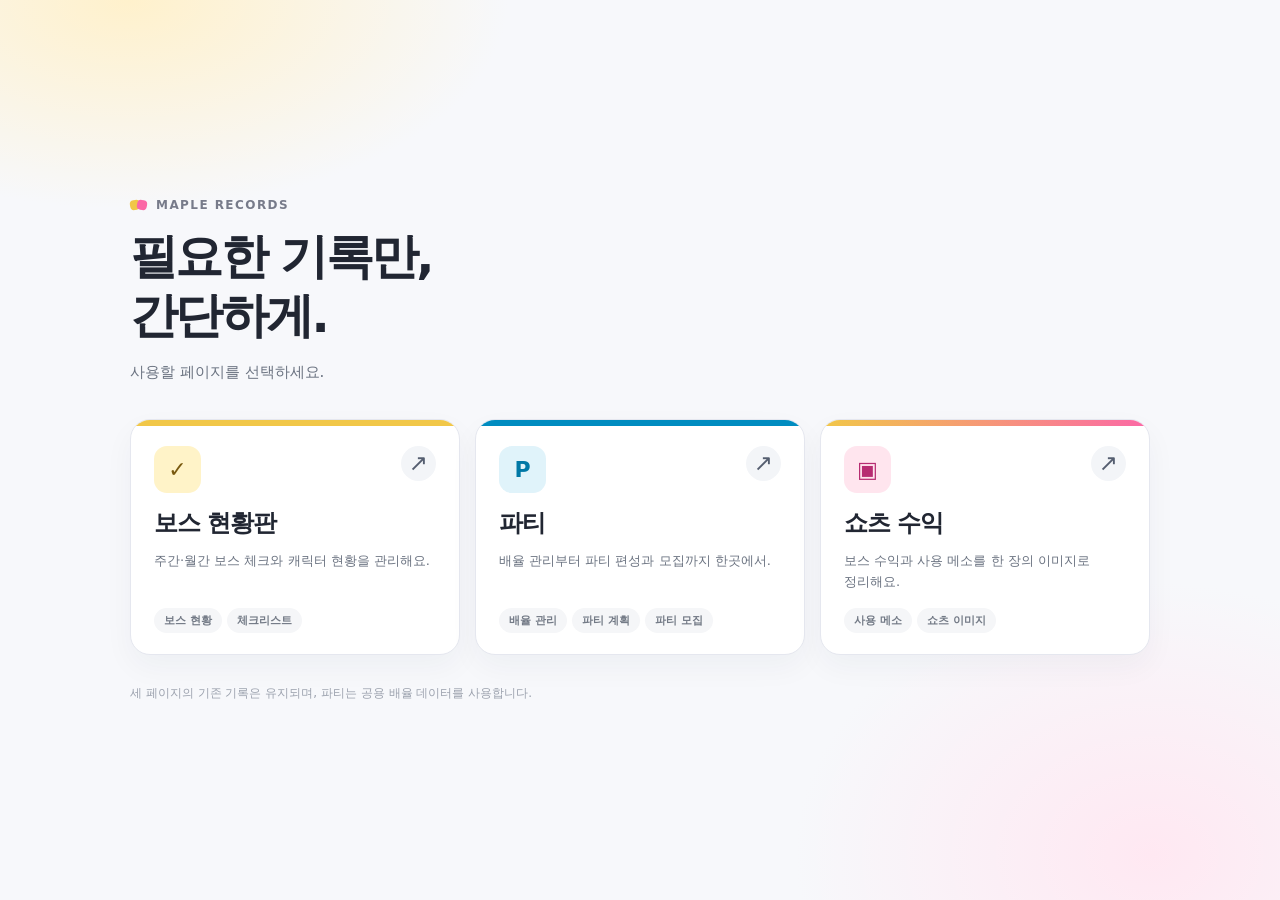
<file: maple-weekly/index.html>
<!doctype html>
<html lang="ko">
<head>
  <meta charset="utf-8">
  <meta name="viewport" content="width=device-width,initial-scale=1,viewport-fit=cover">
  <meta name="theme-color" content="#f7f8fb">
  <title>메이플 기록 | 보스 현황판 · 파티 · 쇼츠</title>
  <meta name="description" content="보스 현황판, 파티, 쇼츠 수익 기록으로 바로 이동하세요.">
  <meta property="og:type" content="website">
  <meta property="og:title" content="메이플 기록">
  <meta property="og:description" content="보스 현황판 · 파티 · 쇼츠 수익 기록">
  <meta property="og:url" content="https://noonoo-prog.github.io/0429/">
  <style>
    :root{font-family:"Apple SD Gothic Neo",Pretendard,"Malgun Gothic",system-ui,-apple-system,sans-serif;color-scheme:light;--ink:#212632;--muted:#6b7381;--line:#e5e7ef;--corn:#f1c748;--pink:#fb68a6}
    *{box-sizing:border-box}
    body{margin:0;min-height:100svh;background:radial-gradient(ellipse 400px 220px at 10% 0%,#fff1cc 0%,transparent 95%),radial-gradient(ellipse 420px 320px at 90% 95%,#ffe8f2 0%,transparent 85%),#f7f8fb;color:var(--ink)}
    .page{width:min(1020px,calc(100% - 36px));min-height:100svh;margin:0 auto;display:flex;flex-direction:column;justify-content:center;padding:66px 0}
    .eyebrow{display:flex;align-items:center;gap:9px;margin:0 0 15px;color:#777b8a;font-weight:800;font-size:12px;letter-spacing:.12em}
    .dot{width:10px;height:10px;border-radius:4px;background:var(--corn);transform:rotate(-10deg)}
    .dot.pink{background:var(--pink);transform:rotate(10deg);margin-left:-12px}
    h1{margin:0;font-size:clamp(31px,5.4vw,48px);font-weight:900;letter-spacing:-.055em;line-height:1.23}
    .subtitle{font-size:15px;line-height:1.8;color:var(--muted);margin:14px 0 33px}
    .links{display:grid;grid-template-columns:repeat(3,minmax(0,1fr));gap:15px}
    .card{min-width:0;min-height:226px;display:flex;flex-direction:column;position:relative;gap:15px;padding:26px 23px 21px;border-radius:20px;border:1px solid var(--line);background:#fff;box-shadow:0 12px 30px rgba(34,42,69,.045);color:inherit;text-decoration:none;transition:transform .18s ease,border-color .18s ease,box-shadow .18s ease;overflow:hidden}
    .card:before{content:"";position:absolute;left:0;top:0;width:100%;height:6px;background:var(--corn)}
    .card.shorts:before{background:linear-gradient(90deg,var(--corn),var(--pink))}
    .card.party:before{background:#008cc0}
    .card:hover,.card:focus-visible{transform:translateY(-3px);border-color:#bfc7d4;box-shadow:0 19px 36px rgba(34,42,69,.1);outline:none}
    .card:focus-visible{outline:3px solid #6f95ff;outline-offset:4px}
    .card-top{display:flex;justify-content:space-between;align-items:start}
    .card-icon{width:47px;height:47px;display:grid;place-items:center;border-radius:13px;background:#fff3c8;color:#79590f;font-size:22px;font-weight:900;line-height:1}
    .shorts .card-icon{background:#ffe5ee;color:#b72c71}
    .party .card-icon{background:#e0f3fa;color:#0078a6}
    .arrow{display:grid;place-items:center;border-radius:50%;width:35px;height:35px;color:#555e70;background:#f3f5f8;font-size:23px;line-height:1}
    .card h2{font-size:24px;line-height:1.2;letter-spacing:-.045em;font-weight:900;margin:1px 0 0}
    .card p{font-size:13px;line-height:1.65;color:var(--muted);margin:-3px 0 0;word-break:keep-all}
    .tags{margin-top:auto;display:flex;flex-wrap:wrap;gap:5px}
    .tags span{border-radius:100px;padding:5px 10px;background:#f5f6f8;color:#737a86;font-size:11px;font-weight:750}
    footer{margin-top:30px;color:#9ca2ae;font-size:12px}
    @media(max-width:900px){.card{padding:22px 17px}.card h2{font-size:22px}}@media(max-width:600px){.page{justify-content:flex-start;padding-top:clamp(54px,13vh,125px)}.links{grid-template-columns:1fr;gap:12px}.card{min-height:172px;padding:22px}.card h2{font-size:22px}.card p{font-size:12px}.subtitle{margin-bottom:25px}}
    @media(prefers-reduced-motion:reduce){.card{transition:none}.card:hover,.card:focus-visible{transform:none}}
  </style>
</head>
<body>
  <main class="page">
    <div>
      <p class="eyebrow"><span class="dot"></span><span class="dot pink"></span>MAPLE RECORDS</p>
      <h1>필요한 기록만,<br>간단하게.</h1>
      <p class="subtitle">사용할 페이지를 선택하세요.</p>
    </div>
    <nav class="links" aria-label="메이플 기록 메뉴">
      <a class="card" href="./boss/">
        <div class="card-top"><div class="card-icon" aria-hidden="true">✓</div><span class="arrow" aria-hidden="true">↗</span></div>
        <h2>보스 현황판</h2>
        <p>주간·월간 보스 체크와 캐릭터 현황을 관리해요.</p>
        <div class="tags"><span>보스 현황</span><span>체크리스트</span></div>
      </a>
      <a class="card party" href="./party/">
        <div class="card-top"><div class="card-icon" aria-hidden="true">P</div><span class="arrow" aria-hidden="true">↗</span></div>
        <h2>파티</h2>
        <p>배율 관리부터 파티 편성과 모집까지 한곳에서.</p>
        <div class="tags"><span>배율 관리</span><span>파티 계획</span><span>파티 모집</span></div>
      </a>
      <a class="card shorts" href="./shorts/">
        <div class="card-top"><div class="card-icon" aria-hidden="true">▣</div><span class="arrow" aria-hidden="true">↗</span></div>
        <h2>쇼츠 수익</h2>
        <p>보스 수익과 사용 메소를 한 장의 이미지로 정리해요.</p>
        <div class="tags"><span>사용 메소</span><span>쇼츠 이미지</span></div>
      </a>
    </nav>
    <footer>세 페이지의 기존 기록은 유지되며, 파티는 공용 배율 데이터를 사용합니다.</footer>
  </main>
</body>
</html>
</file>
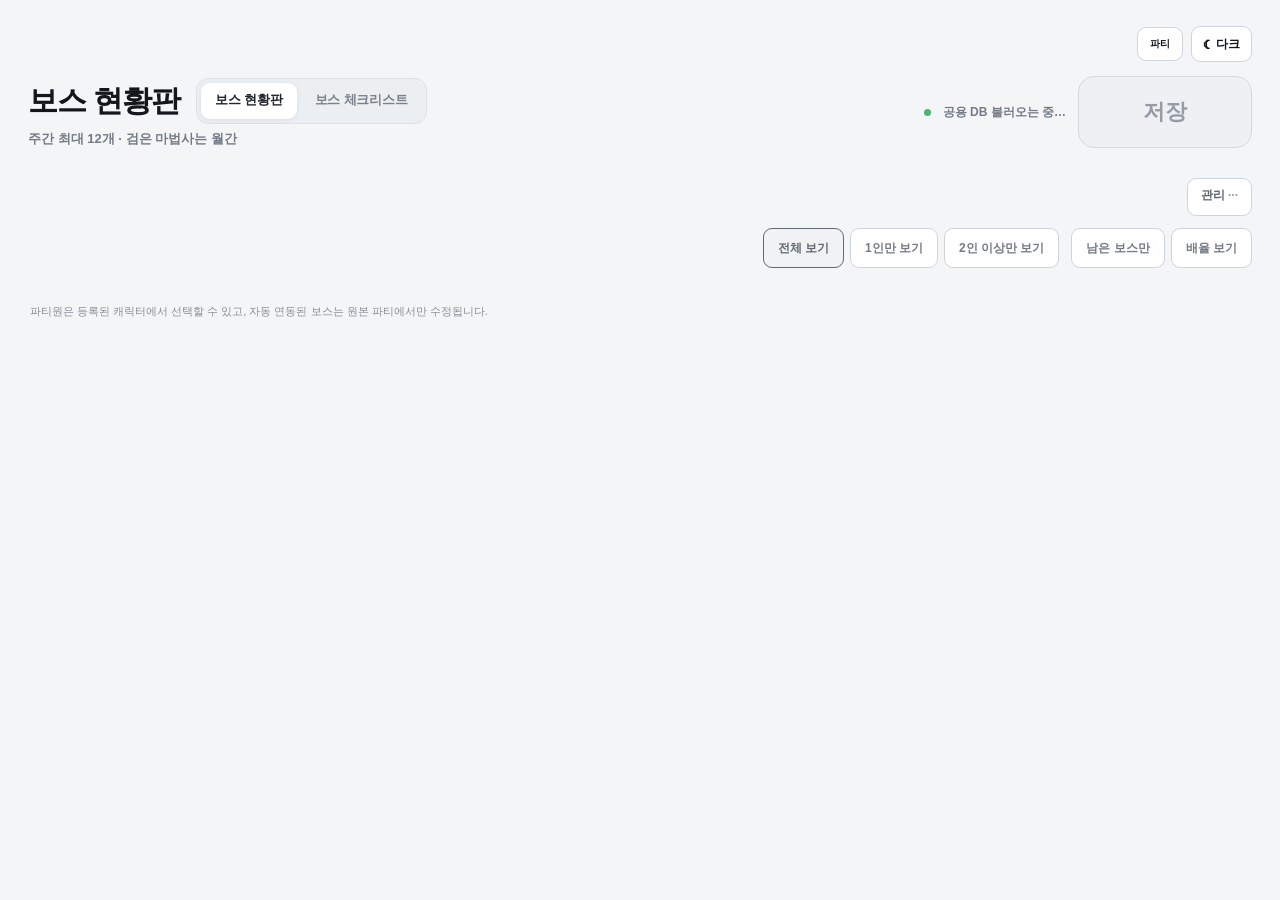
<file: maple-weekly/boss/index.html>
<!doctype html>
<html lang="ko">
<head>
<meta charset="utf-8">
<meta name="viewport" content="width=device-width,initial-scale=1,maximum-scale=1,viewport-fit=cover">
<meta name="theme-color" content="#f4f5f7">
<script>
(function(){
  try{
    if(localStorage.getItem("boss-board-theme-v1")==="dark"){
      document.documentElement.setAttribute("data-theme","dark");
      var themeMeta=document.querySelector('meta[name="theme-color"]');
      if(themeMeta)themeMeta.setAttribute("content","#22272e");
    }
  }catch(e){}
})();
</script>
<meta name="apple-mobile-web-app-capable" content="yes">
<meta name="format-detection" content="telephone=no">
<title>보스 현황판</title>
<link rel="icon" type="image/png" sizes="16x16" href="./favicon-16.png?v=bear-20260927">
<link rel="icon" type="image/png" sizes="32x32" href="./favicon-32.png?v=bear-20260927">
<link rel="icon" type="image/png" sizes="48x48" href="./favicon-48.png?v=bear-20260927">
<link rel="icon" type="image/png" sizes="192x192" href="./favicon-192.png?v=bear-20260927">
<link rel="apple-touch-icon" sizes="180x180" href="./favicon-180.png?v=bear-20260927">
<link rel="stylesheet" href="./style.css?v=board-rates-v1">
<style>
@media (max-width:959px) and (min-width:761px), (max-width:959px) and (pointer:fine) {
  .desktop-board:not([hidden]) {display:block}
  #mobileBoard {display:none}
  #desktopBoard, #desktopBoard .character-columns {width:100%;max-width:100%;min-width:0}
  #desktopBoard .character-columns {display:grid;grid-template-columns:repeat(6,minmax(0,1fr));grid-auto-flow:row;gap:12px 4px}
  #desktopBoard .character-column, #desktopBoard .add-character-column {width:auto;min-width:0;max-width:100%}
  #desktopBoard .character-column-head, #desktopBoard .compact-boss-card {padding:4px;min-width:0}
  #desktopBoard .character-title-row {display:flex;flex-wrap:wrap;gap:2px}
  #desktopBoard .column-player-name {flex:1 0 100%;width:100%;font-size:12px}
  #desktopBoard .drag-dots[aria-hidden], #desktopBoard .column-remove:disabled {display:none}
  #desktopBoard .compact-main {display:flex;flex-direction:column;align-items:flex-start;gap:2px;min-width:0}
  #desktopBoard .compact-name-wrap, #desktopBoard .compact-title-line {width:100%;min-width:0;flex-wrap:wrap}
  #desktopBoard .compact-boss-name {white-space:normal;overflow-wrap:anywhere}
  #desktopBoard .compact-income-slot {align-self:flex-end}
  #desktopBoard .compact-party-members {padding-left:0;flex-wrap:wrap}
  #desktopBoard .compact-member, #desktopBoard .compact-difficulty {min-width:0;max-width:100%}
}
</style>
</head>
<body>
<div class="app-shell">
  <div class="workspace-actions" aria-label="페이지 이동 및 화면 설정"><a class="workspace-nav-link" href="../party/">파티</a><button class="theme-toggle workspace-theme" id="themeToggle" type="button" aria-label="다크모드 켜기" title="화면 테마 변경"><span class="theme-toggle-icon" aria-hidden="true">☾</span><span class="theme-toggle-text">다크</span></button></div>
  <header class="app-header">
    <div class="brand-row">
      <div class="brand">
        <div class="brand-mainline">
          <h1 id="pageTitle">보스 현황판</h1>
          <div class="page-switch" role="tablist" aria-label="화면 선택">
            <button class="page-switch-btn active" id="boardViewBtn" type="button" data-page-view="board">보스 현황판</button>
            <button class="page-switch-btn" id="checklistViewBtn" type="button" data-page-view="checklist">보스 체크리스트</button>
          </div>
        </div>
        <p id="pageSub">주간 최대 12개 · 검은 마법사는 월간</p>
      </div>
      <div class="save save-controls" aria-live="polite">
        <span></span>
        <b id="saveText">공용 DB 연결 중…</b>
        <button class="save-board-btn" id="saveBoardBtn" type="button" disabled>저장</button>
      </div>
    </div>

    <nav class="ownerbar" aria-label="주인 선택">
      <div class="owner-scroll"><div class="owners" id="ownerTabs"></div></div>
    </nav>

    <div class="context-row">
      <div class="board-title" id="boardTitle"></div>
      <details class="manage-menu">
        <summary>관리</summary>
        <div class="manage-popover">
          <div class="manage-grid">
            <button class="btn primary" id="unlockOwner">수정 잠금 해제</button>
            <button class="btn admin-edit span-2" id="adminUnlock">관리자 전체 수정</button>
            <button class="btn" id="addPlayer">+ 캐릭터</button>
            <button class="btn" id="addOwner">+ 주인</button>
            <button class="btn" id="renameOwner">이름 수정</button>
            <button class="btn" id="changePinOwner">비밀번호 변경</button>
            <button class="btn" id="shareBtn">주소 복사</button>
            <button class="btn" id="reloadBtn">새로고침</button>
            <button class="btn danger-lite span-2" id="removeOwner">현재 주인 삭제</button>
          </div>
        </div>
      </details>
    </div>

    <div class="party-filter-row" id="partyFilterRow" role="group" aria-label="보스 표시 설정">
      <button class="party-filter-btn active" type="button" data-party-filter="all" aria-pressed="true">전체 보기</button>
      <button class="party-filter-btn" type="button" data-party-filter="solo" aria-pressed="false">1인만 보기</button>
      <button class="party-filter-btn" type="button" data-party-filter="multi" aria-pressed="false">2인 이상만 보기</button>
      <button class="party-filter-btn remaining-filter" id="remainingBossFilter" type="button" aria-pressed="false">남은 보스만</button>
      <button class="party-filter-btn" id="boardRateToggle" type="button" aria-pressed="false">배율 보기</button>
    </div>
  </header>

  <main class="content">
    <section class="desktop-board" aria-label="PC 보스 현황">
      <div id="desktopBoard" class="desktop-grid-scroll"></div>
    </section>

    <section class="mobile-board" id="mobileBoard" aria-label="모바일 보스 현황">
      <div class="mobile-loading">보스판을 불러오는 중…</div>
    </section>

    <p class="hint" id="boardHint">
      파티원은 등록된 캐릭터에서 선택할 수 있고, 자동 연동된 보스는 원본 파티에서만 수정됩니다.
    </p>

    <section class="checklist-panel" id="checklistPanel" hidden aria-label="주간 보스 체크리스트">
      <div class="checklist-loading">체크리스트를 불러오는 중…</div>
    </section>

  </main>
</div>

<div class="party-picker-backdrop" id="partyPicker" hidden>
  <section class="party-picker-sheet" role="dialog" aria-modal="true" aria-labelledby="partyPickerTitle">
    <header class="picker-head">
      <div>
        <strong id="partyPickerTitle">파티원 선택</strong>
        <p id="partyPickerSub"></p>
      </div>
      <button class="picker-close" id="partyPickerClose" aria-label="닫기">×</button>
    </header>
    <div class="picker-search-wrap">
      <input id="partyPickerSearch" class="picker-search" type="search" placeholder="캐릭터 검색" autocomplete="off">
    </div>
    <div class="picker-content" id="partyPickerContent"></div>
    <footer class="picker-footer">
      <button class="btn" id="partyPickerManual">직접 입력</button>
      <button class="btn danger-lite" id="partyPickerClear">선택 지우기</button>
    </footer>
  </section>
</div>

<div class="toast" id="toast"></div>
<noscript><div style="padding:24px;font-family:sans-serif">JavaScript를 켜야 보스 현황판을 사용할 수 있어요.</div></noscript>
<script defer src="./app.js?v=weekly-date-move"></script>
</body>
</html>
</file>
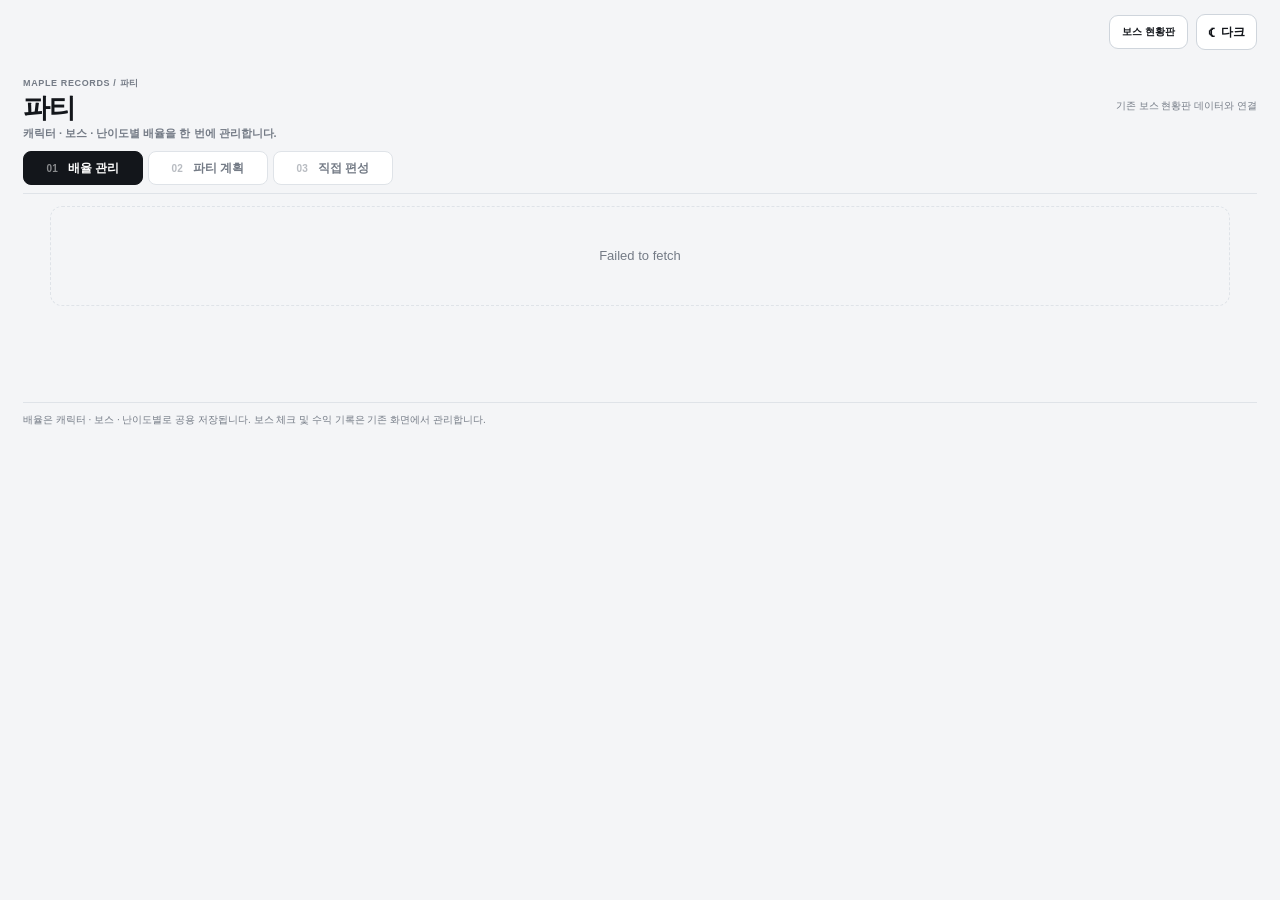
<file: maple-weekly/party/index.html>
<!doctype html>
<html lang="ko">
<head>
<meta charset="utf-8">
<meta name="viewport" content="width=device-width,initial-scale=1,viewport-fit=cover">
<meta name="theme-color" content="#f4f5f7">
<title>파티 | 메이플 기록</title>
<meta name="description" content="배율 관리, 파티 계획, 캐릭터 배율을 보며 파티를 직접 편성하고 저장합니다.">
<script>
(function(){try{if(localStorage.getItem("boss-board-theme-v1")==="dark")document.documentElement.setAttribute("data-theme","dark")}catch(e){}})();
</script>
<link rel="stylesheet" href="../boss/style.css?v=workspace-nav-v2-20261106">
<link rel="stylesheet" href="../boss/party-boss.css?v=rate-by-difficulty-v3-20261105">
<link rel="stylesheet" href="../boss/party-recruit.css?v=owner-pastel-v5-20261106">
<link rel="stylesheet" href="./style.css?v=workspace-nav-v2-20261106">
</head>
<body>
<div class="party-app">
  <header class="party-header">
    <div class="workspace-actions" aria-label="페이지 이동 및 화면 설정">
      <a class="workspace-nav-link" href="../boss/">보스 현황판</a>
      <button class="theme-toggle workspace-theme" id="partyThemeToggle" type="button" aria-label="다크모드 켜기" title="화면 테마 변경"><span class="theme-toggle-icon" aria-hidden="true">☾</span><span class="theme-toggle-text">다크</span></button>
    </div>
    <div class="party-intro">
      <div>
        <span class="party-eyebrow">MAPLE RECORDS / 파티</span>
        <h1>파티</h1>
        <p id="partyDescription">배율 관리 · 파티 계획 · 직접 편성</p>
      </div>
      <span class="party-live-note">기존 보스 현황판 데이터와 연결</span>
    </div>
    <nav class="party-tabs" aria-label="파티 메뉴">
      <button type="button" class="party-tab active" data-party-tab="rates" aria-selected="true">
        <span>01</span> 배율 관리
      </button>
      <button type="button" class="party-tab" data-party-tab="plan" aria-selected="false">
        <span>02</span> 파티 계획
      </button>
      <button type="button" class="party-tab" data-party-tab="recruit" aria-selected="false">
        <span>03</span> 직접 편성
      </button>
    </nav>
  </header>
  <main class="party-main">
    <section id="rateManagerPanel" class="party-panel rate-manager" aria-label="배율 관리">
      <div class="rate-loading">배율과 캐릭터 정보를 불러오는 중…</div>
    </section>
    <section class="party-boss-panel party-panel" id="partyBossPanel" aria-label="파티보스 계획" hidden>
      <div class="party-boss-empty">파티 계획 정보를 불러오는 중…</div>
    </section>
    <section class="recruit-panel party-panel" id="routePanel" aria-label="직접 파티 편성" hidden>
      <div class="recruit-loading">모집 정보를 불러오는 중…</div>
    </section>
  </main>
  <footer class="party-footer">배율은 캐릭터 · 보스 · 난이도별로 공용 저장됩니다. 보스 체크 및 수익 기록은 기존 화면에서 관리합니다.</footer>
</div>
<div class="toast" id="toast" role="status" aria-live="polite"></div>
<noscript><div class="rate-loading">JavaScript를 켜면 파티를 관리할 수 있습니다.</div></noscript>
<script defer src="../boss/party-boss.js?v=party-potluck-v1-20261106"></script>
<script defer src="../boss/party-recruit.js?v=owner-pastel-v5-20261106"></script>
<script defer src="./app.js?v=theme-unified-v1-20261106"></script>
</body>
</html>
</file>
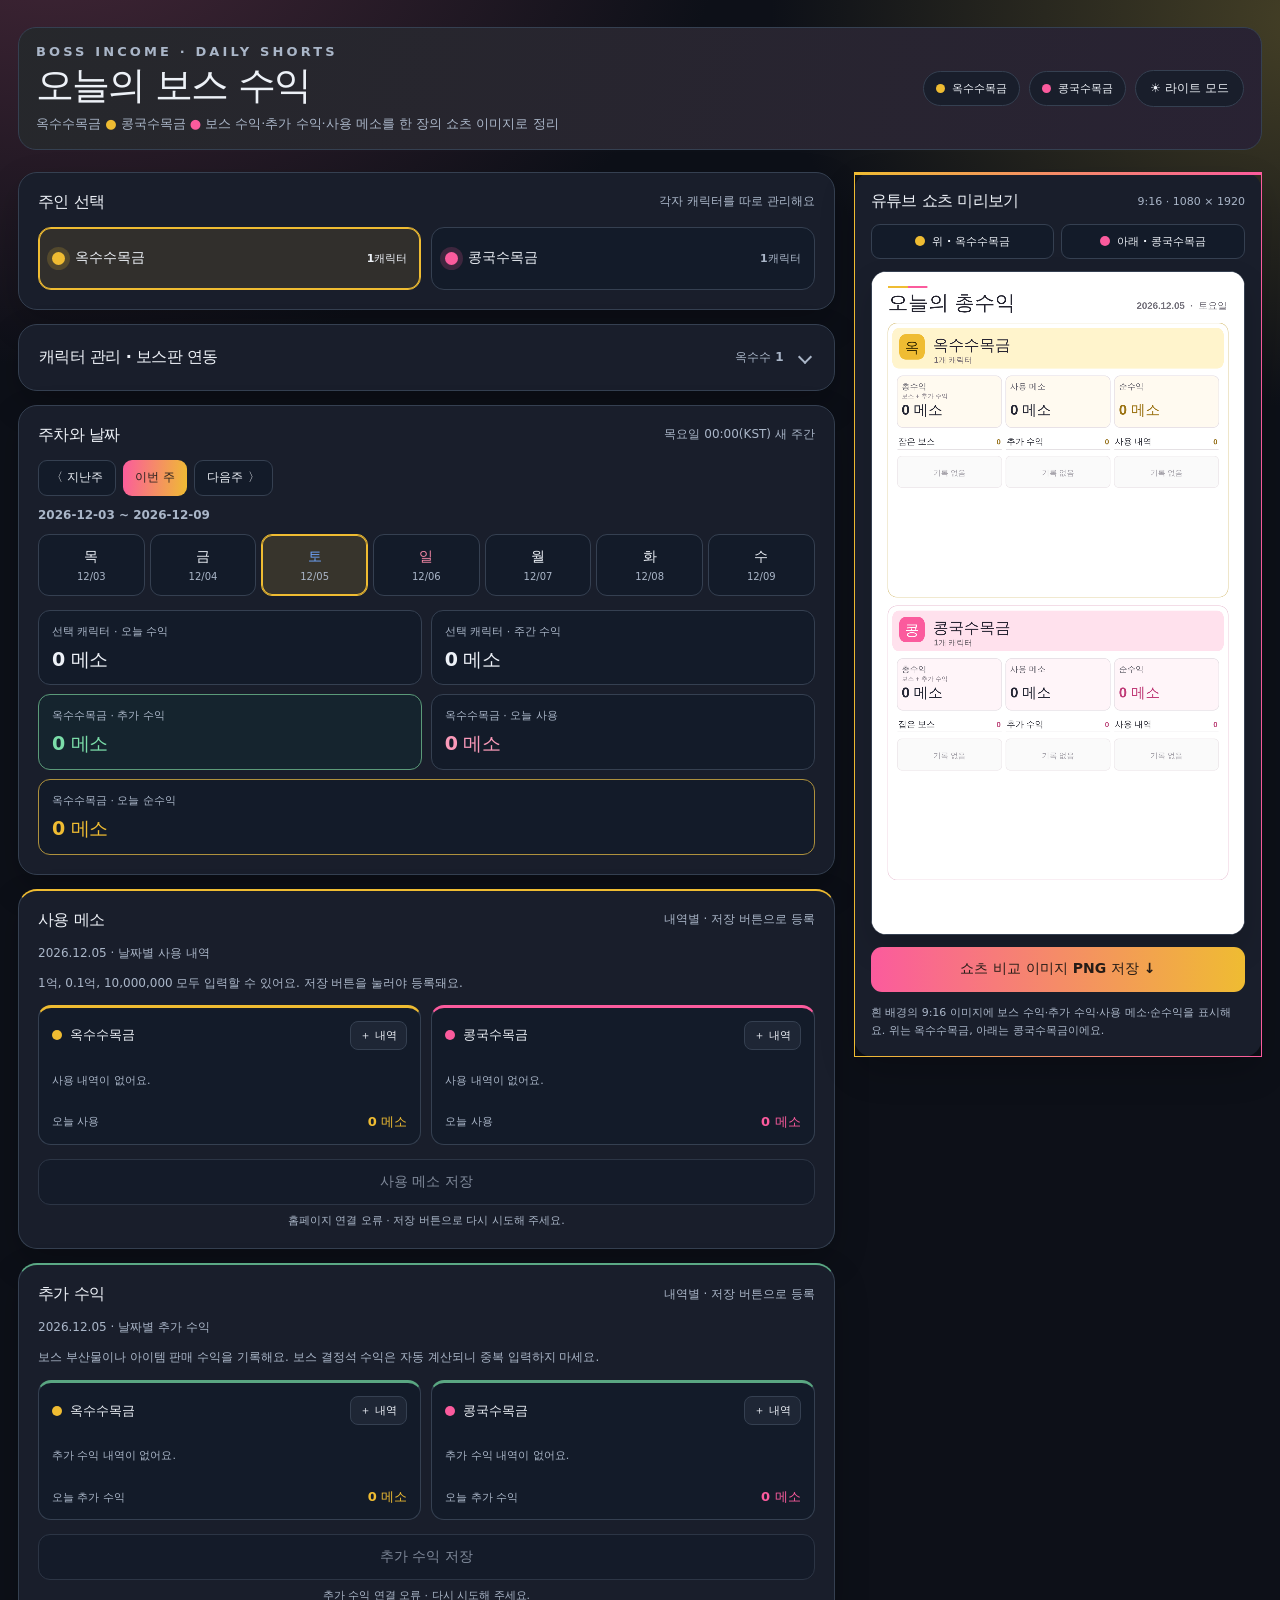
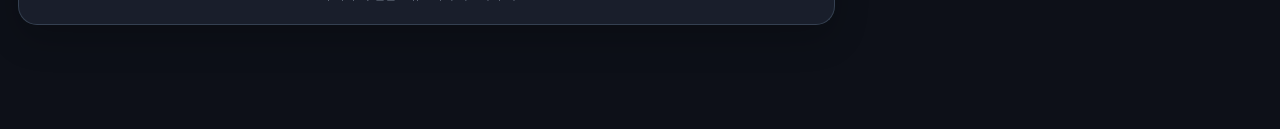
<file: maple-weekly/shorts/index.html>
<!doctype html>
<html lang="ko">
<head>
<meta charset="utf-8">
<meta name="viewport" content="width=device-width,initial-scale=1,viewport-fit=cover">
<meta name="theme-color" content="#141822">
<title>옥수수목금 × 콩국수목금 | 쇼츠 보스 수익</title>
<meta name="description" content="옥수수목금과 콩국수목금의 보스 수익, 사용 메소, 순수익을 위아래 한 장에 담은 쇼츠 이미지. 기존 보스판 체크와 연결됩니다.">
<meta property="og:title" content="옥수수목금 × 콩국수목금 · 보스 수익">
<meta property="og:description" content="옥수수목금 위 · 콩국수목금 아래, 보스 수익과 사용 메소를 한 장에 정리">
<meta property="og:type" content="website">
<meta property="og:url" content="https://noonoo-prog.github.io/0429/shorts/">
<link rel="stylesheet" href="./style-v2.css?v=20260928-collapsible-v8">
</head>
<body>
<main class="shell">
 <header class="top">
  <div class="top-center">
   <p class="top-label">BOSS INCOME · DAILY SHORTS</p>
   <h1>오늘의 보스 수익</h1>
   <p>옥수수목금 <span style="color:var(--yellow)">●</span> 콩국수목금 <span style="color:var(--pink)">●</span> 보스 수익·추가 수익·사용 메소를 한 장의 쇼츠 이미지로 정리</p>
  </div>
  <div class="top-right">
   <span class="color-key corn"><i></i>옥수수목금</span>
   <span class="color-key"><i></i>콩국수목금</span>
   <button id="themeToggle" class="theme-toggle" type="button" title="다크/라이트 모드 전환">☀ 라이트 모드</button>
  </div>
 </header>
 <div class="layout">
  <section class="controls" aria-label="보스 수익 기록">
   <section class="panel">
    <div class="panel-heading"><h2>주인 선택</h2><span class="muted">각자 캐릭터를 따로 관리해요</span></div>
    <div id="ownerTabs" class="owner-tabs"></div>
   </section>
   <details class="panel character-collapsible" id="characterManageDetails">
    <summary class="character-collapse-trigger">
      <span class="character-collapse-title">캐릭터 관리 · 보스판 연동</span>
      <span class="character-collapse-active" id="collapsedCharName">선택 캐릭터</span>
      <span class="character-collapse-chevron" aria-hidden="true"></span>
    </summary>
    <div class="character-collapsible-body">
    <div class="panel-heading"><h2 id="activeCharTitle">캐릭터</h2><span class="muted" id="characterHint"></span></div>
    <div id="characterList" class="character-list" aria-label="등록한 캐릭터"></div>
    <p class="muted character-remove-help">이름 옆 × 버튼으로 쇼츠 목록에서만 삭제해요. 같은 이름으로 다시 추가하면 기록이 복원돼요.</p>
    <div class="char-editor">
      <label for="newCharInput">캐릭터 추가 · 개수 제한 없음</label>
      <input id="newCharInput" type="text" maxlength="30" autocomplete="off" placeholder="새 캐릭터 이름">
      <button id="addChar" type="button">＋ 추가</button>
    </div>
    <div class="char-editor renamer">
      <label for="renameCharInput">선택한 캐릭터 이름 수정</label>
      <input id="renameCharInput" type="text" maxlength="30" autocomplete="off" placeholder="수정할 이름">
      <button id="renameChar" type="button">이름 저장</button>
      <span class="muted">이름을 바꿔도 기존 보스 기록은 사라지지 않아요.</span>
    </div>
    <div class="boss-sync-area">
      <div class="boss-sync-heading">
        <div><span class="sync-icon">↔</span> 보스 현황판 연동</div>
        <a href="../boss/" target="_blank" rel="noopener">보스판 열기 ↗</a>
      </div>
      <p id="syncState" class="sync-state" role="status" aria-live="polite">보스판 연결 중…</p>
      <p class="muted sync-help">기존 보스판 캐릭터를 자동으로 불러오고, 같은 닉네임을 연결해요.</p>
      <div class="sync-line">
        <select id="remoteNameSelect" aria-label="연동할 보스판 캐릭터" disabled>
          <option value="">연결할 보스판 캐릭터 선택</option>
        </select>
        <button id="linkBossChar" class="sync-connect" type="button" disabled>연결</button>
      </div>
      <div class="sync-actions">
        <button id="syncNow" type="button">보스판 동기화</button>
        <button id="unlinkBossChar" type="button">연결 해제</button>
      </div>
      <p class="sync-foot">보스 체크는 기존 보스판에서 관리하고, 쇼츠에는 결과만 불러와요.</p>
    </div>
    </div>
   </details>
   <section class="panel">
    <div class="panel-heading"><h2>주차와 날짜</h2><span class="muted">목요일 00:00(KST) 새 주간</span></div>
    <div class="week-actions">
      <button id="prevWeek" type="button">〈 지난주</button>
      <button id="thisWeek" type="button">이번 주</button>
      <button id="nextWeek" type="button">다음주 〉</button>
    </div>
    <div id="weekRange" class="week-range"></div>
    <div id="dayTabs" class="days"></div>
    <div class="summary">
      <div class="stat"><span>선택 캐릭터 · 오늘 수익</span><strong id="statDay">0 메소</strong></div>
      <div class="stat"><span>선택 캐릭터 · 주간 수익</span><strong id="statWeek">0 메소</strong></div>
      <div class="stat income"><span id="statIncomeLabel">오늘 추가 수익</span><strong id="statIncome">0 메소</strong></div>
      <div class="stat expense"><span id="statSpendLabel">오늘 사용</span><strong id="statSpend">0 메소</strong></div>
      <div class="stat net net-total"><span id="statNetLabel">오늘 순수익</span><strong id="statNet">0 메소</strong></div>
    </div>
   </section>
   <section class="panel shared-expense-panel">
    <div class="panel-heading"><h2>사용 메소</h2><span class="muted">내역별 · 저장 버튼으로 등록</span></div>
    <p id="ownerExpenseDate" class="expense-date"></p>
    <p class="muted expense-explain">1억, 0.1억, 10,000,000 모두 입력할 수 있어요. 저장 버튼을 눌러야 등록돼요.</p>
    <div id="ownerExpenseGrid" class="owner-expense-grid"></div>
    <button id="saveSpend" class="spend-save-button" type="button" disabled>사용 메소 저장</button>
    <p id="spendSyncState" class="spend-sync-state" role="status" aria-live="polite">저장할 내역이 없어요.</p>
   </section>
   <section class="panel shared-income-panel">
    <div class="panel-heading"><h2>추가 수익</h2><span class="muted">내역별 · 저장 버튼으로 등록</span></div>
    <p id="ownerIncomeDate" class="expense-date"></p>
    <p class="muted expense-explain">보스 부산물이나 아이템 판매 수익을 기록해요. 보스 결정석 수익은 자동 계산되니 중복 입력하지 마세요.</p>
    <div id="ownerIncomeGrid" class="owner-expense-grid"></div>
    <button id="saveIncome" class="spend-save-button income-save-button" type="button" disabled>추가 수익 저장</button>
    <p id="incomeSyncState" class="spend-sync-state" role="status" aria-live="polite">저장할 수익 내역이 없어요.</p>
   </section>
   <div id="status" class="status" role="status" aria-live="polite"></div>
  </section>
  <aside class="preview-section">
   <div class="preview-panel">
    <div class="preview-header"><h2>유튜브 쇼츠 미리보기</h2><span>9:16 · 1080 × 1920</span></div>
    <div class="preview-order"><span><i class="preview-dot corn"></i>위 · 옥수수목금</span><span><i class="preview-dot bean"></i>아래 · 콩국수목금</span></div>
    <div class="canvas-frame"><canvas id="shortCanvas" width="1080" height="1920" aria-label="오늘의 보스 수익 쇼츠 이미지" role="img"></canvas></div>
    <button id="download" class="download" type="button">쇼츠 비교 이미지 PNG 저장 ↓</button>
    <p class="preview-hint">흰 배경의 9:16 이미지에 보스 수익·추가 수익·사용 메소·순수익을 표시해요. 위는 옥수수목금, 아래는 콩국수목금이에요.</p>
   </div>
  </aside>
 </div>
</main>
<script src="./app-v2.js?v=20261008-negative-sign-v20" defer></script>
</body>
</html>
</file>
<file: maple-weekly/boss/style.css>
:root{
  --bg:#f4f5f7;
  --surface:#ffffff;
  --surface-soft:#fafbfc;
  --line:#dfe3e8;
  --line-strong:#cfd5dc;
  --text:#13161b;
  --muted:#747b86;
  --muted2:#9ca2ab;
  --accent:#5d55d8;
  --danger:#c94747;
  --success:#3f9962;
  --shadow:0 4px 16px rgba(18,24,32,.045);
}
*{box-sizing:border-box}
html{-webkit-text-size-adjust:100%;background:var(--bg)}
body{
  margin:0;background:var(--bg);color:var(--text);
  font-family:-apple-system,BlinkMacSystemFont,"Apple SD Gothic Neo","Noto Sans KR",Pretendard,sans-serif;
  font-size:14px;line-height:1.4
}
button,input,select{font:inherit}
button{cursor:pointer;-webkit-tap-highlight-color:transparent}
button:focus-visible,input:focus-visible,select:focus-visible{outline:2px solid #8781e8;outline-offset:2px}
[hidden]{display:none!important}

.app-shell{max-width:1600px;margin:0 auto;padding:18px}
.app-header{margin-bottom:12px}
.brand-row{display:flex;align-items:flex-end;justify-content:space-between;gap:16px;margin-bottom:12px}
.brand h1{margin:0 0 3px;font-size:25px;line-height:1.1;letter-spacing:-.04em;font-weight:950}
.brand p{margin:0;color:var(--muted);font-size:11px;font-weight:650}
.save{display:flex;align-items:center;gap:6px;color:var(--muted);font-size:10px}
.save span{width:7px;height:7px;border-radius:50%;background:#4db574}
.save b{font-weight:650}

.ownerbar{margin-bottom:9px;overflow:hidden}
.owner-scroll{overflow-x:auto;-webkit-overflow-scrolling:touch;scrollbar-width:none}
.owner-scroll::-webkit-scrollbar{display:none}
.owners{display:flex;gap:6px;width:max-content;padding:1px}
.owner-tab{
  min-height:36px;padding:7px 12px;border:1px solid var(--owner-line,#d5d9df);
  border-radius:999px;background:#fff;color:var(--owner-accent,#626a76);
  font-size:12px;font-weight:900;white-space:nowrap
}
.owner-tab.active{background:var(--owner-accent,#626a76);border-color:var(--owner-accent,#626a76);color:#fff}
.owner-tab.locked:after{content:"";display:none}
.owner-tab.unlocked:after{content:" · 수정";font-size:9px;opacity:.78}

.context-row{display:flex;align-items:center;justify-content:space-between;gap:10px}
.board-title{display:flex;align-items:center;gap:7px;min-width:0;font-size:14px;font-weight:900}
.lock-state{padding:3px 7px;border-radius:999px;background:#eceff2;color:#727984;font-size:9px;font-weight:850}
.lock-state.open{background:#e8f6ed;color:#327b4c}

.manage-menu{position:relative;flex:none}
.manage-menu>summary{
  list-style:none;min-height:34px;padding:7px 11px;border:1px solid var(--line-strong);
  border-radius:9px;background:#fff;color:#5d6470;font-size:11px;font-weight:850;cursor:pointer
}
.manage-menu>summary::-webkit-details-marker{display:none}
.manage-menu>summary:after{content:" ···";color:#969ca5}
.manage-popover{
  position:absolute;right:0;top:42px;z-index:100;width:275px;padding:10px;
  border:1px solid var(--line);border-radius:13px;background:#fff;
  box-shadow:0 18px 48px rgba(16,21,30,.16)
}
.manage-grid{display:grid;grid-template-columns:1fr 1fr;gap:7px}
.manage-grid .span-2{grid-column:1/-1}
.btn{
  min-height:38px;border:1px solid var(--line-strong);border-radius:9px;
  background:#fff;color:var(--text);padding:7px 10px;font-size:11px;font-weight:850
}
.btn.primary{background:var(--accent);border-color:var(--accent);color:#fff}
.btn:disabled{opacity:.4;cursor:default}
.danger-lite{color:var(--danger)}

.content{min-width:0}
.desktop-grid-scroll{overflow-x:auto;padding:1px 0 6px;-webkit-overflow-scrolling:touch}
.desktop-board-meta{
  display:flex;align-items:center;justify-content:space-between;gap:12px;
  margin-bottom:8px;padding:10px 12px;border:1px solid var(--line);border-radius:11px;background:#fff;
  color:var(--muted);font-size:10px
}
.desktop-board-meta>div:first-child{display:flex;align-items:center;gap:8px}
.desktop-board-meta strong{color:var(--text);font-size:12px;font-weight:950}
.desktop-board-meta span{padding:2px 6px;border-radius:999px;background:#eef0f3;color:#727985;font-size:9px;font-weight:800}

.character-columns{
  display:grid;grid-template-columns:repeat(var(--cols),minmax(188px,1fr));
  gap:7px;min-width:calc(var(--cols) * 188px)
}
.character-column{min-width:0}
.character-column-head{
  position:sticky;top:0;z-index:5;margin-bottom:6px;padding:9px 9px 8px;
  border:1px solid var(--line);border-top:3px solid var(--owner-accent);
  border-radius:11px;background:#fff;box-shadow:0 2px 7px rgba(18,24,32,.025)
}
.character-title-row{display:flex;align-items:center;gap:5px}
.drag-dots{color:#a3a9b2;font-size:14px;line-height:1}
.column-player-name{
  min-width:0;flex:1;border:0;background:transparent;color:var(--owner-accent);
  padding:0;font-size:13px;font-weight:950;outline:0
}
.column-player-name:not(:disabled):focus{border-bottom:1px solid var(--owner-accent)}
.column-count{font-size:11px;font-weight:950;color:#272b31;white-space:nowrap}
.column-count.full{color:#c84343}
.column-remove{
  width:20px;height:20px;border:0;border-radius:5px;background:transparent;color:#b0b5bd;
  padding:0;font-size:15px;line-height:20px
}
.column-remove:not(:disabled):hover{background:#f0f2f4;color:var(--danger)}
.column-sub{text-align:right;margin-top:2px;color:#8b929c;font-size:9px;font-weight:700}
.character-boss-list{display:flex;flex-direction:column;gap:5px}

.compact-boss-card{
  padding:6px 7px;border:1px solid var(--line);border-radius:9px;background:#fff;
  box-shadow:0 1px 3px rgba(18,24,32,.018)
}
.compact-boss-card.is-empty{background:#fbfbfc}
.compact-boss-card.is-monthly{margin-top:5px;border-top:2px solid #d8bb81;background:#fffdf8}
.compact-boss-card.is-sync{background:#fafbfc}
.compact-main{display:grid;grid-template-columns:58px minmax(0,1fr) auto;align-items:center;gap:6px;min-height:24px}
.compact-name-wrap{min-width:0;display:flex;align-items:center;gap:4px}
.compact-boss-name{
  min-width:0;overflow:hidden;text-overflow:ellipsis;white-space:nowrap;
  color:#15181d;font-size:11px;font-weight:950;letter-spacing:-.015em
}
.compact-sync{flex:none;color:#9399a2;font-size:8px;font-weight:750}
.compact-count{
  width:44px;height:23px;border:0;background:transparent;color:#4f5660;
  padding:0 13px 0 0;font-size:9px;font-weight:850
}
.compact-count:disabled{appearance:none;-webkit-appearance:none;padding-right:0;color:#4f5660;opacity:1}

.compact-difficulty{
  width:58px;height:22px;border:0;border-radius:6px;padding:0 4px;
  color:#fff;font-size:8px;font-weight:950;text-align:center;text-align-last:center;
  appearance:none;-webkit-appearance:none
}
.compact-difficulty:disabled{opacity:1}
.compact-difficulty[data-v=""]{background:#eceeef;color:#aaaeb5}
.compact-difficulty[data-v="이지"]{background:#9ba3ab;color:#fff}
.compact-difficulty[data-v="노말"]{background:#5e9fe9;color:#fff}
.compact-difficulty[data-v="하드"]{background:#ff4e5b;color:#fff}
.compact-difficulty[data-v="카오스"]{background:#111;color:#ffd64d}
.compact-difficulty[data-v="익스트림"]{background:#111;color:#ff4052}

.compact-party-members{
  display:flex;flex-wrap:wrap;align-items:center;gap:2px 4px;margin-top:3px;padding-left:64px;
  min-height:12px
}
.compact-party-members:before{content:"";display:none}
.compact-member{
  border:0;background:transparent;padding:0;color:var(--owner-accent,#666);
  font-size:8px;font-weight:900;line-height:1.2
}
.compact-member:not(:last-child):after{content:",";color:#979da6;margin-left:2px}
.compact-member.empty{color:#a2a7af!important}
.compact-member:disabled{opacity:1;cursor:default}

.player-input,.difficulty,.member-pick,.solo,.counts,.member-list,.slot-grid{font-family:inherit}
.hint{margin:10px 2px 0;color:#878e98;font-size:9px;line-height:1.5}
.mobile-board{display:none}
.mobile-loading{padding:36px;text-align:center;color:var(--muted);font-size:12px}

/* owner colors */
.owner-tab[data-theme="ottok"],.owner-themed[data-theme="ottok"]{--owner-accent:#ff7a00;--owner-line:#ffbf7a}
.owner-tab[data-theme="tsujyo"],.owner-themed[data-theme="tsujyo"]{--owner-accent:#ff5fa2;--owner-line:#ffc0da}
.owner-tab[data-theme="peacock"],.owner-themed[data-theme="peacock"]{--owner-accent:#7b2943;--owner-line:#bd8295}
.owner-tab[data-theme="dream"],.owner-themed[data-theme="dream"]{--owner-accent:#4a9460;--owner-line:#a7d2b2}
.owner-tab[data-theme="sky"],.owner-themed[data-theme="sky"]{--owner-accent:#519fc5;--owner-line:#a8d4e8}
.owner-tab[data-theme="ochre"],.owner-themed[data-theme="ochre"]{--owner-accent:#a86f2d;--owner-line:#d8b77f}
.owner-tab[data-theme="default"],.owner-themed[data-theme="default"]{--owner-accent:#68707c;--owner-line:#cdd1d7}

/* party picker */
.party-picker-backdrop{
  position:fixed;inset:0;z-index:300;display:flex;align-items:flex-end;justify-content:center;
  padding:16px;background:rgba(18,22,29,.48)
}
.party-picker-sheet{
  width:min(720px,100%);max-height:min(82vh,760px);display:flex;flex-direction:column;
  overflow:hidden;border:1px solid #dfe2e6;border-radius:20px;background:#fff;
  box-shadow:0 26px 70px rgba(16,21,30,.24)
}
.picker-head{display:flex;justify-content:space-between;gap:12px;padding:18px 18px 12px;border-bottom:1px solid var(--line)}
.picker-head strong{display:block;font-size:18px;font-weight:950}
.picker-head p{margin:4px 0 0;color:var(--muted);font-size:11px}
.picker-close{width:36px;height:36px;border:0;border-radius:10px;background:#f1f3f5;color:#5f6670;font-size:25px}
.picker-search-wrap{padding:11px 15px 7px}
.picker-search{
  width:100%;height:43px;border:1px solid var(--line-strong);border-radius:11px;
  background:#f7f8fa;padding:0 12px;color:var(--text);font-size:14px;outline:0
}
.picker-content{overflow:auto;padding:6px 15px 15px;-webkit-overflow-scrolling:touch}
.picker-owner-group{padding:12px 0;border-bottom:1px solid #eceef1}
.picker-owner-group:last-child{border-bottom:0}
.picker-owner-title{display:flex;align-items:center;margin-bottom:8px;color:var(--owner-accent);font-size:13px;font-weight:950}
.picker-owner-count{margin-left:auto;color:#a0a6af;font-size:10px;font-weight:750}
.picker-grid{display:grid;grid-template-columns:repeat(3,minmax(0,1fr));gap:7px}
.picker-character{
  min-height:42px;border:1px solid #dfe3e8;border-radius:10px;background:#fff;
  color:var(--owner-accent);padding:7px 9px;font-size:12px;font-weight:900;text-align:center
}
.picker-character.selected{background:var(--owner-accent);border-color:var(--owner-accent);color:#fff}
.picker-character:disabled{opacity:.32;cursor:default}
.picker-empty{padding:28px 8px;text-align:center;color:var(--muted);font-size:12px}
.picker-footer{display:flex;gap:8px;justify-content:flex-end;padding:11px 15px calc(11px + env(safe-area-inset-bottom));border-top:1px solid var(--line);background:#fafbfc}
body.picker-open{overflow:hidden}

.toast{
  position:fixed;left:50%;bottom:max(24px,env(safe-area-inset-bottom));z-index:400;
  max-width:calc(100vw - 28px);padding:10px 14px;border-radius:10px;background:#22262e;
  color:#fff;font-size:12px;font-weight:800;white-space:nowrap;overflow:hidden;text-overflow:ellipsis;
  opacity:0;pointer-events:none;transform:translate(-50%,18px);transition:.18s
}
.toast.show{opacity:1;transform:translate(-50%,0)}

@media(max-width:959px){
  .app-shell{padding:calc(11px + env(safe-area-inset-top)) 10px calc(24px + env(safe-area-inset-bottom))}
  .brand-row{align-items:center;margin-bottom:9px}
  .brand h1{font-size:21px}
  .brand p{font-size:10px}
  .save{font-size:9px}
  .save b{max-width:115px;overflow:hidden;text-overflow:ellipsis;white-space:nowrap}
  .app-header{margin-bottom:7px}

  .ownerbar{
    position:sticky;top:0;z-index:30;margin:0 -10px 7px;padding:7px 10px;
    background:rgba(244,245,247,.96);border-bottom:1px solid #e6e9ed;
    backdrop-filter:blur(10px);-webkit-backdrop-filter:blur(10px)
  }
  .owner-tab{min-height:37px;padding:7px 11px}
  .context-row{margin-bottom:8px}
  .board-title{font-size:13px}
  .manage-menu>summary{min-height:34px;padding:7px 10px}
  .manage-popover{position:fixed;right:10px;top:auto;margin-top:7px;width:min(290px,calc(100vw - 20px))}
  .manage-grid .btn{min-height:42px}

  .desktop-board{display:none}
  .mobile-board{display:block}

  .character-strip{
    display:flex;gap:6px;overflow-x:auto;-webkit-overflow-scrolling:touch;scrollbar-width:none;
    margin:0 -10px 7px;padding:0 10px 3px
  }
  .character-strip::-webkit-scrollbar{display:none}
  .char-tab{
    flex:none;min-height:39px;padding:6px 11px;border:1px solid var(--owner-line);
    border-radius:10px;background:#fff;color:var(--owner-accent);font-size:11px;font-weight:900;white-space:nowrap
  }
  .char-tab.active{background:var(--owner-accent);border-color:var(--owner-accent);color:#fff}
  .char-tab .mini-count{display:block;margin-top:1px;font-size:8px;font-weight:750;opacity:.72}

  .mobile-character-head{
    display:flex;align-items:center;justify-content:space-between;gap:12px;
    margin-bottom:7px;padding:9px 11px;border:1px solid var(--line);
    border-left:4px solid var(--owner-accent);border-radius:11px;background:#fff
  }
  .mobile-character-head>div:first-child{display:flex;flex-direction:column}
  .mobile-character-head strong{font-size:15px;font-weight:950}
  .mobile-character-head span{color:var(--muted);font-size:9px}
  .mobile-char-count{text-align:right}
  .mobile-char-count b{display:block;font-size:13px;font-weight:950}
  .mobile-char-count small{display:block;color:var(--muted);font-size:8px}

  .mobile-compact-list{display:flex;flex-direction:column;gap:5px}
  .mobile-compact-list .compact-boss-card{padding:7px 8px;border-radius:10px}
  .mobile-compact-list .compact-main{grid-template-columns:66px minmax(0,1fr) auto;min-height:28px;gap:7px}
  .mobile-compact-list .compact-difficulty{width:66px;height:25px;border-radius:6px;font-size:9px}
  .mobile-compact-list .compact-boss-name{font-size:13px}
  .mobile-compact-list .compact-count{width:48px;height:26px;font-size:10px}
  .mobile-compact-list .compact-party-members{padding-left:73px;margin-top:3px;gap:2px 5px}
  .mobile-compact-list .compact-member{font-size:10px}
  .mobile-compact-list .compact-sync{font-size:8px}
  .mobile-compact-list .is-monthly{margin-top:7px;border-top:3px solid #d8bb81}

  .hint{font-size:9px;margin-top:9px}

  .party-picker-backdrop{padding:0}
  .party-picker-sheet{width:100%;max-height:88vh;border-radius:20px 20px 0 0;border-left:0;border-right:0;border-bottom:0}
  .picker-head{padding:17px 15px 12px}
  .picker-search-wrap{padding:10px 13px 7px}
  .picker-search{height:44px;font-size:15px}
  .picker-content{padding:6px 13px 14px}
  .picker-grid{grid-template-columns:repeat(2,minmax(0,1fr));gap:8px}
  .picker-character{min-height:46px;border-radius:11px;font-size:14px}
  .picker-footer{padding:10px 13px calc(10px + env(safe-area-inset-bottom))}
  .picker-footer .btn{min-height:44px;flex:1}
}
@media(min-width:960px){.mobile-board{display:none!important}}




/* readability + full-week visibility */
.character-columns{
  grid-template-columns:repeat(var(--cols),minmax(205px,1fr));
  min-width:calc(var(--cols) * 205px);
}
.column-player-name{font-size:14px}
.column-count{font-size:12px}
.column-sub{font-size:10px}
.compact-main{
  grid-template-columns:62px minmax(0,1fr) 62px;
  min-height:29px;
  gap:7px;
}
.compact-boss-card{padding:7px 8px}
.compact-boss-name{font-size:12.5px}
.compact-difficulty{
  width:62px;height:25px;
  font-size:9px;
}
.compact-count{
  width:62px;min-width:62px;height:28px;
  padding:0 18px 0 6px;
  font-size:11px;
  font-weight:900;
  text-align:left;
  color:#343941;
}
.compact-count:disabled{
  width:62px;min-width:62px;
  padding:0 5px;
  text-align:right;
  text-align-last:right;
}
.compact-party-members{
  padding-left:69px;
  margin-top:4px;
}
.compact-member{font-size:9px}

@media(max-width:959px){
  .mobile-character-head strong{font-size:16px}
  .mobile-character-head span{font-size:10px}
  .mobile-char-count b{font-size:15px}
  .mobile-char-count small{font-size:9px}

  .mobile-compact-list .compact-boss-card{
    padding:9px 9px;
    border-radius:11px;
  }
  .mobile-compact-list .compact-main{
    grid-template-columns:70px minmax(0,1fr) 68px;
    min-height:32px;
    gap:8px;
  }
  .mobile-compact-list .compact-difficulty{
    width:70px;height:28px;
    font-size:10px;
  }
  .mobile-compact-list .compact-boss-name{
    font-size:14px;
  }
  .mobile-compact-list .compact-count{
    width:68px;min-width:68px;height:31px;
    padding:0 20px 0 7px;
    font-size:12px;
  }
  .mobile-compact-list .compact-count:disabled{
    width:68px;min-width:68px;
    padding:0 6px;
  }
  .mobile-compact-list .compact-party-members{
    padding-left:78px;
    margin-top:4px;
  }
  .mobile-compact-list .compact-member{font-size:11px}
}


/* weekly crystal income + completion UI */
.owner-weekly-total{
  margin-left:3px;padding:3px 7px;border-radius:999px;
  background:#eef6ff;color:#3979b8;font-size:9px;font-weight:950
}
.representative-badge,.complete-badge{
  flex:none;display:inline-flex;align-items:center;justify-content:center;
  height:18px;padding:0 5px;border-radius:999px;font-size:8px;font-weight:950;white-space:nowrap
}
.representative-badge{background:#f1efff;color:#6558c8}
.complete-badge{background:#e8f7ed;color:#2f8a51}
.column-sub{
  display:flex;align-items:center;justify-content:space-between;gap:5px;
  min-height:14px
}
.compact-name-wrap{
  min-width:0;display:flex;flex-direction:column;justify-content:center;gap:1px
}
.compact-title-line{
  min-width:0;display:flex;align-items:center;gap:5px
}
.compact-income{
  flex:none;padding:2px 5px;border-radius:999px;
  background:#eef6ff;color:#3979b8;font-size:8px;font-weight:950;white-space:nowrap
}
.compact-income.missing{
  background:#f1f2f4;color:#969ca5;font-size:7px
}
.compact-sync{display:block;line-height:1.1}
.add-character-column{
  min-height:82px;border:1px dashed #cfd5dc;border-radius:11px;background:#fafbfc;
  color:#757c86;display:flex;flex-direction:column;align-items:center;justify-content:center;
  gap:3px;padding:10px
}
.add-character-column strong{font-size:12px;font-weight:950;color:#505762}
.add-character-column span{font-size:9px}
.tab-complete{
  margin-left:4px;padding:1px 4px;border-radius:999px;
  background:rgba(255,255,255,.82);color:#2f8a51;font-size:7px;font-weight:950
}
.char-tab:not(.active) .tab-complete{background:#e8f7ed}
.add-char-tab{
  border-style:dashed!important;color:#69717c!important;background:#fafbfc!important
}

.mobile-character-name-line{
  display:flex;align-items:center;gap:5px;margin-bottom:2px
}
.mobile-income{color:#3979b8;font-weight:950}

/* larger mobile typography */
@media(max-width:959px){
  .mobile-character-head{
    padding:11px 12px;
  }
  .mobile-character-head strong{font-size:17px}
  .mobile-character-head span{font-size:10.5px}
  .representative-badge,.complete-badge{
    height:20px;padding:0 6px;font-size:8.5px
  }
  .mobile-char-count b{font-size:16px}
  .mobile-char-count small{font-size:9.5px}

  .mobile-compact-list .compact-boss-card{
    padding:10px 10px;
  }
  .mobile-compact-list .compact-main{
    grid-template-columns:76px minmax(0,1fr) 72px;
    min-height:35px;
    gap:9px;
  }
  .mobile-compact-list .compact-difficulty{
    width:76px;height:30px;border-radius:7px;
    font-size:10.5px;
  }
  .mobile-compact-list .compact-boss-name{
    font-size:15.5px;
    line-height:1.15;
  }
  .mobile-compact-list .compact-income{
    font-size:9px;
    padding:2px 5px;
  }
  .mobile-compact-list .compact-income.missing{
    font-size:8px;
  }
  .mobile-compact-list .compact-count{
    width:72px;min-width:72px;height:33px;
    padding:0 21px 0 8px;
    font-size:13px;
    font-weight:950;
  }
  .mobile-compact-list .compact-count:disabled{
    width:72px;min-width:72px;padding:0 7px;
    font-size:12px;
  }
  .mobile-compact-list .compact-party-members{
    padding-left:85px;margin-top:5px
  }
  .mobile-compact-list .compact-member{
    font-size:11.5px
  }
  .mobile-compact-list .compact-sync{
    font-size:8.5px
  }
}


.mobile-char-actions{
  display:flex;align-items:center;gap:8px;flex:none
}
.mobile-remove-character{
  min-height:30px;border:1px solid #efd0d0;border-radius:8px;
  background:#fff7f7;color:#c34a4a;padding:5px 8px;
  font-size:9px;font-weight:900
}
@media(max-width:959px){
  .mobile-char-actions{gap:7px}
  .mobile-remove-character{
    min-height:32px;padding:5px 9px;font-size:9.5px
  }



/* dense mobile readability pass */


  .app-shell{
    padding-left:5px;
    padding-right:5px;
  }
  .ownerbar{
    margin-left:-5px;
    margin-right:-5px;
    padding-left:5px;
    padding-right:5px;
  }
  .character-strip{
    margin-left:-5px;
    margin-right:-5px;
    padding-left:5px;
    padding-right:5px;
    margin-bottom:5px;
  }

  .mobile-character-head{
    margin-bottom:5px;
    padding:8px 9px;
    border-radius:9px;
  }
  .mobile-character-head strong{
    font-size:18px;
    line-height:1.05;
  }
  .mobile-character-head span{
    font-size:10px;
  }
  .mobile-char-count b{
    font-size:17px;
    line-height:1;
  }
  .mobile-char-count small{
    margin-top:2px;
    font-size:9px;
  }

  .mobile-compact-list{
    gap:3px;
  }
  .mobile-compact-list .compact-boss-card{
    padding:5px 7px;
    border-radius:8px;
    box-shadow:none;
  }
  .mobile-compact-list .compact-main{
    grid-template-columns:78px minmax(0,1fr) 68px;
    min-height:30px;
    gap:7px;
  }
  .mobile-compact-list .compact-difficulty{
    width:78px;
    height:27px;
    border-radius:6px;
    font-size:11px;
    letter-spacing:-.02em;
  }
  .mobile-compact-list .compact-name-wrap{
    gap:0;
  }
  .mobile-compact-list .compact-title-line{
    gap:4px;
  }
  .mobile-compact-list .compact-boss-name{
    font-size:16px;
    line-height:1.05;
    letter-spacing:-.035em;
  }
  .mobile-compact-list .compact-income{
    padding:1px 4px;
    font-size:9.5px;
    line-height:1.25;
  }
  .mobile-compact-list .compact-income.missing{
    font-size:8.5px;
  }
  .mobile-compact-list .compact-count{
    width:68px;
    min-width:68px;
    height:29px;
    padding:0 19px 0 6px;
    font-size:13.5px;
    font-weight:950;
  }
  .mobile-compact-list .compact-count:disabled{
    width:68px;
    min-width:68px;
    height:29px;
    padding:0 4px;
    font-size:13px;
  }
  .mobile-compact-list .compact-party-members{
    padding-left:85px;
    margin-top:1px;
    gap:1px 4px;
    line-height:1.05;
  }
  .mobile-compact-list .compact-member{
    font-size:11.5px;
    line-height:1.05;
  }
  .mobile-compact-list .compact-sync{
    margin-top:1px;
    font-size:8px;
  }
  .mobile-compact-list .compact-boss-card.is-monthly{
    margin-top:4px;
  }

  .representative-badge,.complete-badge{
    height:18px;
    padding:0 5px;
    font-size:8px;
  }
  .mobile-char-actions{
    gap:5px;
  }
  .mobile-remove-character{
    min-height:28px;
    padding:4px 7px;
    font-size:9px;
  }
}


/* fixed-column boss row alignment */
.compact-main{
  display:grid;
  grid-template-columns:62px minmax(0,1fr) 44px 54px;
  align-items:center;
  column-gap:7px;
}
.compact-name-wrap{
  min-width:0;
  display:flex;
  flex-direction:column;
  align-items:flex-start;
  justify-content:center;
  text-align:left;
}
.compact-boss-name{
  width:100%;
  text-align:left;
  white-space:nowrap;
  overflow:hidden;
  text-overflow:ellipsis;
}
.compact-income-slot{
  width:44px;
  min-width:44px;
  display:flex;
  align-items:center;
  justify-content:center;
  text-align:center;
}
.compact-income{
  display:inline-flex;
  align-items:center;
  justify-content:center;
  margin:0;
}
.compact-sync{
  width:100%;
  text-align:left;
}
.compact-party-members{
  padding-left:69px;
  text-align:left;
  justify-content:flex-start;
}

@media(max-width:959px){
  .mobile-compact-list .compact-main{
    grid-template-columns:76px minmax(0,1fr) 46px 58px;
    column-gap:7px;
    min-height:30px;
  }
  .mobile-compact-list .compact-difficulty{
    width:76px;
  }
  .mobile-compact-list .compact-name-wrap{
    align-items:flex-start;
    text-align:left;
  }
  .mobile-compact-list .compact-boss-name{
    width:100%;
    font-size:16px;
    text-align:left;
    letter-spacing:-.035em;
  }
  .mobile-compact-list .compact-income-slot{
    width:46px;
    min-width:46px;
  }
  .mobile-compact-list .compact-income{
    min-width:0;
    padding:1px 3px;
    font-size:9.5px;
    text-align:center;
  }
  .mobile-compact-list .compact-income.missing{
    font-size:8px;
  }
  .mobile-compact-list .compact-party-members{
    padding-left:83px;
    justify-content:flex-start;
    text-align:left;
  }
}


/* final fixed boss columns: difficulty | boss | party count | crystal */
.character-columns{
  grid-template-columns:repeat(var(--cols),minmax(258px,1fr));
  min-width:calc(var(--cols) * 258px);
}
.compact-main{
  display:grid;
  grid-template-columns:62px minmax(74px,1fr) 54px 50px;
  align-items:center;
  column-gap:7px;
  width:100%;
}
.compact-difficulty{
  justify-self:start;
}
.compact-name-wrap{
  min-width:0;
  width:100%;
  align-items:flex-start;
  text-align:left;
}
.compact-boss-name{
  display:block;
  width:100%;
  margin:0;
  text-align:left;
  white-space:nowrap;
  overflow:hidden;
  text-overflow:ellipsis;
}
.compact-income-slot{
  width:50px;
  min-width:50px;
  display:flex;
  align-items:center;
  justify-content:flex-end;
  text-align:right;
}
.compact-income{
  margin:0;
  white-space:nowrap;
  text-align:right;
  justify-content:flex-end;
  font-variant-numeric:tabular-nums;
}
.compact-party-members{
  padding-left:69px;
  padding-right:0;
  justify-content:flex-start;
  text-align:left;
}
.compact-sync{
  width:100%;
  margin:0;
  text-align:left;
}
.character-boss-list .compact-boss-card{
  width:100%;
}
.character-boss-list .compact-main > *{
  min-width:0;
}

@media(max-width:959px){
  .mobile-compact-list .compact-main{
    display:grid;
    grid-template-columns:76px minmax(72px,1fr) 58px 50px;
    align-items:center;
    column-gap:6px;
    width:100%;
  }
  .mobile-compact-list .compact-name-wrap{
    width:100%;
    min-width:0;
    align-items:flex-start;
    text-align:left;
  }
  .mobile-compact-list .compact-boss-name{
    display:block;
    width:100%;
    margin:0;
    text-align:left;
    white-space:nowrap;
    overflow:hidden;
    text-overflow:ellipsis;
  }
  .mobile-compact-list .compact-income-slot{
    width:50px;
    min-width:50px;
    justify-content:flex-end;
    text-align:right;
  }
  .mobile-compact-list .compact-income{
    margin:0;
    font-variant-numeric:tabular-nums;
    text-align:right;
    justify-content:flex-end;
  }
  .mobile-compact-list .compact-party-members{
    padding-left:82px;
    padding-right:0;
    justify-content:flex-start;
    text-align:left;
  }
}


/* mobile overflow containment fix */
html,body{overflow-x:hidden}

@media(max-width:959px){
  .mobile-board,
  .mobile-compact-list,
  .compact-boss-card,
  .compact-main,
  .compact-name-wrap,
  .mobile-character-head,
  .mobile-character-head>div,
  .mobile-search-group,
  .mobile-search-group>header{
    min-width:0;
  }

  .mobile-compact-list .compact-boss-card{
    width:100%;
    max-width:100%;
    overflow:hidden;
  }

  .mobile-compact-list .compact-main{
    display:grid;
    grid-template-columns:72px minmax(0,1fr) 42px 46px;
    column-gap:6px;
    align-items:center;
    width:100%;
    max-width:100%;
    min-width:0;
  }

  .mobile-compact-list .compact-difficulty{
    width:72px;
    min-width:72px;
    max-width:72px;
  }

  .mobile-compact-list .compact-name-wrap{
    width:100%;
    min-width:0;
    max-width:100%;
    overflow:hidden;
    align-items:flex-start;
    text-align:left;
  }

  .mobile-compact-list .compact-boss-name{
    display:block;
    width:100%;
    min-width:0;
    max-width:100%;
    overflow:hidden;
    text-overflow:ellipsis;
    white-space:nowrap;
    text-align:left;
    font-size:16px;
    line-height:1.05;
  }

  .mobile-compact-list .compact-sync{
    display:block;
    width:100%;
    min-width:0;
    max-width:100%;
    overflow:hidden;
    text-overflow:ellipsis;
    white-space:nowrap;
    text-align:left;
    font-size:8px;
    line-height:1.05;
  }

  .mobile-compact-list .compact-income-slot{
    width:46px;
    min-width:46px;
    max-width:46px;
    overflow:hidden;
    justify-content:flex-end;
    text-align:right;
  }

  .mobile-compact-list .compact-income{
    display:block;
    width:100%;
    max-width:100%;
    min-width:0;
    margin:0;
    padding:0;
    overflow:hidden;
    text-overflow:clip;
    white-space:nowrap;
    text-align:right;
    justify-content:flex-end;
    font-size:10px;
    line-height:1;
    font-variant-numeric:tabular-nums;
    background:none;
  }

  .mobile-compact-list .compact-income.missing{
    font-size:8px;
  }

  .mobile-compact-list .compact-party-members{
    min-width:0;
    max-width:100%;
    overflow:hidden;
    padding-left:78px;
    padding-right:0;
    margin-top:2px;
    gap:1px 4px;
    justify-content:flex-start;
    text-align:left;
    white-space:nowrap;
  }

  .mobile-compact-list .compact-member{
    min-width:0;
    max-width:100%;
    overflow:hidden;
    text-overflow:ellipsis;
    white-space:nowrap;
    font-size:11px;
    line-height:1.05;
  }

  .mobile-character-head{
    width:100%;
    max-width:100%;
    overflow:hidden;
    gap:7px;
  }

  .mobile-character-head>div:first-child{
    flex:1;
    min-width:0;
    overflow:hidden;
  }

  .mobile-character-name-line{
    min-width:0;
    overflow:hidden;
  }

  .mobile-character-name-line>strong{
    min-width:0;
    max-width:100%;
    overflow:hidden;
    text-overflow:ellipsis;
    white-space:nowrap;
  }

  .mobile-char-actions{
    flex:none;
    min-width:0;
  }

  .mobile-owner-total,
  .owner-weekly-total,
  .representative-total{
    max-width:100%;
    overflow:hidden;
    text-overflow:ellipsis;
    white-space:nowrap;
  }



/* FINAL mobile row containment — keep every column inside the card */


  body,
  .app-shell,
  .content,
  .mobile-board,
  .mobile-compact-list{
    max-width:100%;
    overflow-x:hidden;
  }

  .mobile-compact-list .compact-boss-card{
    width:100%;
    max-width:100%;
    min-width:0;
    overflow:hidden;
    padding:6px 7px;
  }

  /* difficulty | boss | party count | crystal */
  .mobile-compact-list .compact-main{
    width:100%;
    max-width:100%;
    min-width:0;
    display:grid;
    grid-template-columns:72px minmax(0,1fr) 38px 44px;
    column-gap:6px;
    align-items:center;
  }

  .mobile-compact-list .compact-main > *{
    min-width:0;
    max-width:100%;
  }

  .mobile-compact-list .compact-difficulty{
    width:72px;
    min-width:72px;
    max-width:72px;
    height:27px;
    padding:0 3px;
    overflow:hidden;
    font-size:10px;
  }

  .mobile-compact-list .compact-name-wrap{
    width:100%;
    min-width:0;
    max-width:100%;
    overflow:hidden;
    align-items:flex-start;
    text-align:left;
  }

  .mobile-compact-list .compact-boss-name{
    display:block;
    width:100%;
    min-width:0;
    max-width:100%;
    overflow:hidden;
    text-overflow:ellipsis;
    white-space:nowrap;
    text-align:left;
    font-size:16px;
    line-height:1.05;
  }

  .mobile-compact-list .compact-income-slot{
    box-sizing:border-box;
    width:44px;
    min-width:44px;
    max-width:44px;
    overflow:hidden;
    display:flex;
    align-items:center;
    justify-content:flex-end;
    text-align:right;
  }

  .mobile-compact-list .compact-income{
    box-sizing:border-box;
    display:inline-flex;
    align-items:center;
    justify-content:center;
    width:auto;
    max-width:44px;
    min-width:0;
    margin:0;
    padding:1px 3px;
    overflow:hidden;
    white-space:nowrap;
    text-overflow:clip;
    border-radius:999px;
    font-size:9px;
    line-height:1.15;
    font-variant-numeric:tabular-nums;
  }

  .mobile-compact-list .compact-income.missing{
    max-width:44px;
    padding:1px 2px;
    font-size:7.5px;
  }

  /* secondary lines align with boss-name column and never widen the card */
  .mobile-compact-list .compact-sync{
    display:block;
    width:100%;
    min-width:0;
    max-width:100%;
    overflow:hidden;
    text-overflow:ellipsis;
    white-space:nowrap;
    text-align:left;
  }

  .mobile-compact-list .compact-party-members{
    width:100%;
    min-width:0;
    max-width:100%;
    overflow:hidden;
    padding-left:78px;
    padding-right:0;
    margin-top:2px;
    display:flex;
    flex-wrap:nowrap;
    justify-content:flex-start;
    white-space:nowrap;
  }

  .mobile-compact-list .compact-member{
    min-width:0;
    max-width:100%;
    overflow:hidden;
    text-overflow:ellipsis;
    white-space:nowrap;
  }



/* all-owner mobile fixed columns — supports 10+ eok crystal values */


  .app-shell,
  .content,
  #mobileBoard,
  .mobile-compact-list,
  .mobile-search-group{
    width:100%;
    max-width:100%;
    min-width:0;
    overflow-x:hidden;
  }

  #mobileBoard > *,
  .mobile-search-group > *{
    max-width:100%;
    min-width:0;
  }

  .mobile-compact-list .compact-main{
    grid-template-columns:68px minmax(0,1fr) 34px 54px;
    column-gap:5px;
    width:100%;
    max-width:100%;
    min-width:0;
  }

  .mobile-compact-list .compact-difficulty{
    width:68px;
    min-width:68px;
    max-width:68px;
    padding:0 2px;
    font-size:9.5px;
  }

  .mobile-compact-list .compact-income-slot{
    width:54px;
    min-width:54px;
    max-width:54px;
    overflow:hidden;
    justify-content:flex-end;
  }

  .mobile-compact-list .compact-income{
    box-sizing:border-box;
    width:54px;
    max-width:54px;
    min-width:54px;
    padding:1px 2px;
    overflow:hidden;
    white-space:nowrap;
    text-overflow:clip;
    justify-content:center;
    text-align:center;
    font-size:9px;
    letter-spacing:-.03em;
    font-variant-numeric:tabular-nums;
  }

  .mobile-compact-list .compact-income.missing{
    width:54px;
    max-width:54px;
    min-width:54px;
    font-size:7px;
  }

  .mobile-compact-list .compact-name-wrap,
  .mobile-compact-list .compact-boss-name{
    min-width:0;
    max-width:100%;
  }

  .mobile-compact-list .compact-party-members{
    padding-left:73px;
    max-width:100%;
    overflow:hidden;
  }
}


/* FINAL desktop alignment — fixed character width and fixed crystal column */
@media(min-width:960px){
  .desktop-grid-scroll{
    width:100%;
    max-width:100%;
    overflow-x:auto;
    overflow-y:visible;
  }

  .character-columns,
  .character-columns.is-searching{
    display:grid;
    grid-template-columns:repeat(var(--cols),238px);
    gap:7px;
    width:max-content;
    min-width:max-content;
  }

  .character-column{
    width:238px;
    min-width:238px;
    max-width:238px;
  }

  .character-column-head,
  .character-boss-list,
  .character-boss-list .compact-boss-card{
    width:100%;
    max-width:100%;
    min-width:0;
  }

  .character-boss-list .compact-boss-card{
    overflow:hidden;
    padding:7px 8px;
  }

  /* difficulty | boss | party count | crystal */
  .character-boss-list .compact-main{
    display:grid;
    grid-template-columns:58px minmax(0,1fr) 32px 44px;
    column-gap:5px;
    align-items:center;
    width:100%;
    max-width:100%;
    min-width:0;
  }

  .character-boss-list .compact-main > *{
    min-width:0;
    max-width:100%;
  }

   .character-boss-list .compact-difficulty{
    width:66px;
    min-width:66px;
    max-width:66px;
    height:28px;
    padding:0 3px;
    font-size:10px;
  }

  .character-boss-list .compact-name-wrap{
    width:100%;
    min-width:0;
    max-width:100%;
    overflow:hidden;
    align-items:flex-start;
    text-align:left;
  }

  .character-boss-list .compact-boss-name{
    display:block;
    width:100%;
    min-width:0;
    max-width:100%;
    overflow:hidden;
    text-overflow:ellipsis;
    white-space:nowrap;
    text-align:left;
    font-size:15px;
    line-height:1.2;
  }

   .character-boss-list .compact-income-slot{
    width:58px;
    min-width:58px;
    max-width:58px;
    overflow:hidden;
    display:flex;
    align-items:center;
    justify-content:center;
    text-align:center;
  }

   .character-boss-list .compact-income{
    box-sizing:border-box;
    width:58px;
    min-width:58px;
    max-width:58px;
    margin:0;
    padding:2px 2px;
    overflow:hidden;
    white-space:nowrap;
    text-overflow:clip;
    display:inline-flex;
    align-items:center;
    justify-content:center;
    text-align:center;
    font-size:11px;
    line-height:1.2;
    letter-spacing:-.02em;
    font-variant-numeric:tabular-nums;
  }

   .character-boss-list .compact-income.missing{
    width:58px;
    min-width:58px;
    max-width:58px;
    font-size:9px;
  }

  .character-boss-list .compact-party-members{
    width:100%;
    min-width:0;
    max-width:100%;
    overflow:hidden;
    padding-left:63px;
    padding-right:0;
    margin-top:3px;
    display:flex;
    flex-wrap:nowrap;
    justify-content:flex-start;
    text-align:left;
    white-space:nowrap;
  }

  .character-boss-list .compact-member{
    min-width:0;
    max-width:100%;
    overflow:hidden;
    text-overflow:ellipsis;
    white-space:nowrap;
  }

  .character-boss-list .compact-sync{
    width:100%;
    min-width:0;
    max-width:100%;
    overflow:hidden;
    text-overflow:ellipsis;
    white-space:nowrap;
    text-align:left;
  }
}


/* FIX party-count native select readability */
.compact-count{
  box-sizing:border-box;
}
.compact-count option{
  color:#222;
  background:#fff;
  font-size:12px;
  text-align:left;
}

@media(min-width:960px){
  .character-columns,
  .character-columns.is-searching{
    grid-template-columns:repeat(var(--cols),248px);
  }
  .character-column{
    width:248px;
    min-width:248px;
    max-width:248px;
  }

  .character-boss-list .compact-main{
    grid-template-columns:58px minmax(0,1fr) 48px 44px;
    column-gap:5px;
  }
}

@media(max-width:959px){
  .mobile-compact-list .compact-main{
    grid-template-columns:68px minmax(0,1fr) 44px 54px;
    column-gap:5px;
  }
}


/* FINAL party-count label visibility */
.compact-count option{
  color:#222;
  background:#fff;
  font-size:12px;
  line-height:1.4;
}

@media(min-width:960px){
  .character-columns,
  .character-columns.is-searching{
    grid-template-columns:repeat(var(--cols),256px);
  }
  .character-column{
    width:256px;
    min-width:256px;
    max-width:256px;
  }

  .character-boss-list .compact-main{
    grid-template-columns:58px minmax(0,1fr) 56px 44px;
    column-gap:5px;
  }
}

@media(max-width:959px){
  .mobile-compact-list .compact-main{
    grid-template-columns:68px minmax(0,1fr) 50px 54px;
    column-gap:5px;
  }
}


/* explicit save button */
.save-controls{
  display:flex;
  align-items:center;
  justify-content:flex-end;
  gap:7px;
}
.save-board-btn{
  min-width:58px;
  height:32px;
  border:1px solid #d4d9df;
  border-radius:9px;
  background:#eef0f3;
  color:#969ca5;
  padding:0 11px;
  font-size:11px;
  font-weight:950;
  line-height:1;
}
.save-board-btn.needs-save{
  border-color:#5d55d8;
  background:#5d55d8;
  color:#fff;
  box-shadow:0 3px 9px rgba(93,85,216,.18);
}
.save-board-btn:disabled{
  cursor:default;
  opacity:1;
}
.save-controls:has(.save-board-btn.needs-save) > span{
  background:#ef9c3c;
}
.save-controls:has(.save-board-btn.needs-save) #saveText{
  color:#b66b15;
  font-weight:850;
}

@media(max-width:959px){
  .save-controls{
    gap:5px;
  }
  .save-controls #saveText{
    max-width:72px;
    font-size:8.5px;
    white-space:nowrap;
    overflow:hidden;
    text-overflow:ellipsis;
  }
  .save-board-btn{
    min-width:54px;
    height:34px;
    padding:0 9px;
    border-radius:9px;
    font-size:11px;
  }
}


/* FINAL edit-mode party count control — no native-arrow clipping */
@media(min-width:960px){
  .character-boss-list .compact-main{
    grid-template-columns:58px minmax(0,1fr) 62px 44px;
    column-gap:5px;
  }
}

@media(max-width:959px){
  .mobile-compact-list .compact-main{
    grid-template-columns:68px minmax(0,1fr) 58px 54px;
    column-gap:5px;
  }
}


/* party member TBD state */
.picker-tbd-group{
  padding-top:4px;
  padding-bottom:12px;
  border-bottom:1px solid #e7e9ed;
}
.picker-tbd-title{
  color:#727985!important;
}
.picker-tbd-character{
  border-style:dashed!important;
  border-color:#cfd4db!important;
  background:#f7f8fa!important;
  color:#6f7680!important;
}
.picker-tbd-character.selected{
  border-style:solid!important;
  border-color:#8b9098!important;
  background:#737a84!important;
  color:#fff!important;
}
.compact-member.tbd{
  color:#8a9099!important;
  font-weight:900;
}


/* character reorder */
.drag-dots.order-enabled{
  cursor:grab;
  user-select:none;
  -webkit-user-select:none;
  touch-action:none;
  color:#7f8792;
}
.drag-dots.order-enabled:active{cursor:grabbing}
.character-column.is-dragging{opacity:.48}
.character-column.drag-over .character-column-head{
  outline:2px solid var(--owner-accent);
  outline-offset:2px;
}
.mobile-order-actions{
  display:flex;
  align-items:center;
  gap:3px;
}
.mobile-order-btn{
  width:30px;
  height:30px;
  border:1px solid #d7dce2;
  border-radius:8px;
  background:#fff;
  color:#555d68;
  padding:0;
  font-size:14px;
  font-weight:950;
  line-height:28px;
  text-align:center;
}
.mobile-order-btn:not(:disabled):active{
  transform:translateY(1px);
  background:#f2f4f6;
}
.mobile-order-btn:disabled{
  color:#c5c9cf;
  background:#f5f6f7;
}
@media(max-width:959px){
  .mobile-char-actions{gap:5px}
  .mobile-order-btn{
    width:29px;
    height:30px;
    font-size:14px;
  }
}


/* desktop character grid: max 6 characters per row */
@media(min-width:960px){
  .desktop-grid-scroll{
    width:100%;
    max-width:100%;
    overflow-x:auto;
    overflow-y:visible;
  }

  .character-columns,
  .character-columns.is-searching{
    display:grid;
    grid-template-columns:repeat(var(--row-cols),256px);
    grid-auto-flow:row;
    gap:10px 7px;
    width:max-content;
    min-width:max-content;
    align-items:start;
  }

  .character-column,
  .add-character-column{
    width:256px;
    min-width:256px;
    max-width:256px;
  }
}


/* FINAL desktop vertical-only layout — no horizontal page/grid scroll */
html,body{
  max-width:100%;
  overflow-x:hidden;
}
@media(min-width:960px){
  .app-shell,
  .content,
  #desktopBoard,
  .desktop-grid-scroll{
    width:100%;
    max-width:100%;
    min-width:0;
  }

  .desktop-grid-scroll{
    overflow-x:hidden!important;
    overflow-y:visible;
    padding-bottom:6px;
  }

  .character-columns,
  .character-columns.is-searching{
    display:grid;
    grid-template-columns:repeat(var(--row-cols),minmax(0,1fr));
    grid-auto-flow:row;
    gap:10px 7px;
    width:100%;
    max-width:100%;
    min-width:0;
    align-items:start;
  }

  .character-column,
  .add-character-column{
    width:auto;
    min-width:0;
    max-width:none;
  }

  .character-column,
  .character-column-head,
  .character-boss-list,
  .character-boss-list .compact-boss-card{
    box-sizing:border-box;
    max-width:100%;
    min-width:0;
  }

  .character-boss-list .compact-main{
    width:100%;
    max-width:100%;
    min-width:0;
  }
}




/* administrator all-edit mode */
.admin-edit{
  border-color:#d5b26a!important;
  background:#fffaf0!important;
  color:#8d641c!important;
  font-weight:950!important;
}
.admin-edit.active{
  border-color:#b88125!important;
  background:#b88125!important;
  color:#fff!important;
}


/* larger save control */
.save-board-btn{
  min-width:112px;
  height:56px;
  padding:0 20px;
  border-radius:14px;
  font-size:18px;
}
@media(max-width:959px){
  .save-board-btn{
    min-width:96px;
    height:50px;
    padding:0 16px;
    border-radius:13px;
    font-size:17px;
  }
  .save-controls{
    gap:7px;
  }
}


/* PC extra-large save button */
@media(min-width:960px){
  .save-board-btn{
    min-width:174px!important;
    width:174px!important;
    height:72px!important;
    padding:0 24px!important;
    border-radius:16px!important;
    font-size:22px!important;
    font-weight:950!important;
  }
  .save-controls{
    gap:12px!important;
  }
  .save-controls #saveText{
    font-size:12px!important;
  }
}


/* board / checklist view switch */
.brand-mainline{
  display:flex;
  align-items:center;
  gap:12px;
  flex-wrap:wrap;
}
.brand-mainline h1{margin:0}
.page-switch{
  display:inline-flex;
  gap:3px;
  padding:3px;
  border:1px solid #dde1e6;
  border-radius:11px;
  background:#eceff2;
}
.page-switch-btn{
  min-height:30px;
  padding:0 10px;
  border:0;
  border-radius:8px;
  background:transparent;
  color:#7a818b;
  font-size:10px;
  font-weight:900;
  white-space:nowrap;
}
.page-switch-btn.active{
  background:#fff;
  color:#20252c;
  box-shadow:0 1px 4px rgba(20,25,32,.08);
}

.checklist-panel{
  width:100%;
  max-width:760px;
  margin:8px auto 28px;
}
.checklist-loading,
.checklist-empty{
  padding:34px 18px;
  border:1px dashed #d6dbe1;
  border-radius:14px;
  background:#fff;
  color:#858c96;
  text-align:center;
  font-size:12px;
  font-weight:750;
}
.checklist-card{
  overflow:hidden;
  border:1px solid var(--owner-line,#d9dde3);
  border-top:4px solid var(--owner-accent,#626a76);
  border-radius:16px;
  background:#fff;
  box-shadow:0 4px 16px rgba(20,25,32,.04);
}
.checklist-toolbar{
  display:grid;
  grid-template-columns:44px 1fr 44px;
  align-items:center;
  gap:8px;
  padding:16px 18px 10px;
}
.checklist-month-btn{
  width:40px;
  height:40px;
  border:1px solid #dde1e6;
  border-radius:10px;
  background:#f7f8f9;
  color:#333a43;
  font-size:25px;
  line-height:1;
  font-weight:800;
}
.checklist-month-btn:disabled{opacity:.3}
.checklist-month-title{text-align:center}
.checklist-month-title strong{
  display:block;
  color:#20252c;
  font-size:20px;
  font-weight:950;
}
.checklist-month-title span{
  display:block;
  margin-top:3px;
  color:#858c96;
  font-size:10px;
  font-weight:800;
}

@media(max-width:959px){
  .brand-mainline{
    gap:7px;
  }
  .page-switch{
    order:2;
    width:100%;
  }
  .page-switch-btn{
    flex:1;
    min-height:32px;
    font-size:10px;
  }
  .checklist-panel{
    margin-top:4px;
  }
  .checklist-toolbar{
    grid-template-columns:38px 1fr 38px;
    padding:13px 10px 8px;
  }
  .checklist-month-btn{
    width:36px;
    height:36px;
  }
  .checklist-month-title strong{font-size:18px}
}


/* FINAL calendar checklist with weekly meso */
.checklist-panel{
  max-width:980px;
}
.checklist-month-meso{
  display:inline-block;
  margin-top:7px;
  padding:5px 9px;
  border-radius:999px;
  background:color-mix(in srgb,var(--owner-accent,#626a76) 10%,#fff);
  color:var(--owner-accent,#626a76);
  font-size:11px;
  font-weight:950;
}
.calendar-weekdays{
  display:grid;
  grid-template-columns:repeat(7,minmax(0,1fr));
  margin:0 14px;
  border:1px solid #e0e4e9;
  border-bottom:0;
  border-radius:11px 11px 0 0;
  overflow:hidden;
  background:#f2f4f6;
}
.calendar-weekdays span{
  padding:8px 4px;
  border-right:1px solid #e0e4e9;
  color:#737b86;
  font-size:10px;
  font-weight:950;
  text-align:center;
}
.calendar-weekdays span:last-child{border-right:0}

@media(max-width:959px){
  .checklist-panel{
    max-width:none;
  }
  .calendar-weekdays{
    margin:0 5px;
  }
  .calendar-weekdays span{
    padding:7px 2px;
    font-size:9px;
  }
}


/* FINAL per-character / per-boss weekly checklist */
.week-run-head{
  display:flex;
  align-items:center;
  justify-content:space-between;
  gap:12px;
  padding:11px 13px;
  border-bottom:1px solid #e5e8ec;
  background:#fafbfc;
}
.week-run-head>div:first-child strong{
  display:block;
  color:#252b32;
  font-size:13px;
  font-weight:950;
}
.week-run-head>div:first-child span{
  display:block;
  margin-top:3px;
  color:#7e8691;
  font-size:9px;
  font-weight:800;
}
.week-run-money{
  text-align:right;
  white-space:nowrap;
}
.week-run-money small,
.week-run-money em{
  display:block;
  color:#8b929c;
  font-size:8.5px;
  font-style:normal;
  font-weight:750;
}
.week-run-money b{
  display:block;
  margin:1px 0;
  color:var(--owner-accent,#626a76);
  font-size:15px;
  font-weight:950;
}
.character-run-grid{
  display:grid;
  grid-template-columns:repeat(2,minmax(0,1fr));
  gap:9px;
  padding:10px;
  background:#f5f6f8;
}
.character-run-card{
  overflow:hidden;
  border:1px solid #dfe3e8;
  border-radius:12px;
  background:#fff;
}
.character-run-head{
  display:flex;
  align-items:center;
  justify-content:space-between;
  gap:8px;
  min-height:52px;
  padding:8px 10px;
  border-bottom:1px solid #e8ebef;
  background:#fff;
}
.character-run-head>div:first-child strong{
  display:block;
  color:var(--owner-accent,#626a76);
  font-size:12px;
  font-weight:950;
}
.character-run-head>div:first-child span{
  display:block;
  margin-top:2px;
  color:#90969f;
  font-size:8.5px;
  font-weight:800;
}
.character-run-head>div:last-child{
  text-align:right;
  white-space:nowrap;
}
.character-run-head small{
  color:#9298a1;
  font-size:8px;
  font-weight:750;
}
.character-run-head b{
  margin-left:4px;
  color:#252b32;
  font-size:12px;
  font-weight:950;
}
.character-run-head em{
  color:#999fa8;
  font-size:8.5px;
  font-style:normal;
  font-weight:750;
}
.boss-run-list{
  display:grid;
  gap:1px;
  background:#eef0f3;
}
.boss-run-row{
  display:grid;
  grid-template-columns:27px minmax(0,1fr) auto;
  align-items:center;
  gap:7px;
  min-height:42px;
  padding:5px 8px;
  background:#fff;
  cursor:pointer;
}
.boss-run-row.done{
  background:color-mix(in srgb,var(--owner-accent,#626a76) 5%,#fff);
}
.boss-run-checkbox{
  position:absolute;
  opacity:0;
  pointer-events:none;
}
.boss-run-check{
  display:grid;
  place-items:center;
  width:23px;
  height:23px;
  border:1.5px solid #c9ced5;
  border-radius:7px;
  background:#fff;
  color:#fff;
  font-size:13px;
  font-weight:950;
}
.boss-run-row.done .boss-run-check{
  border-color:var(--owner-accent,#626a76);
  background:var(--owner-accent,#626a76);
}
.boss-run-name{
  min-width:0;
}
.boss-run-name strong{
  display:block;
  overflow:hidden;
  color:#2d333a;
  font-size:10.5px;
  font-weight:900;
  text-overflow:ellipsis;
  white-space:nowrap;
}
.boss-run-name small{
  display:block;
  margin-top:1px;
  color:#949aa3;
  font-size:8px;
  font-weight:750;
}
.boss-run-meso{
  min-width:58px;
  text-align:right;
  white-space:nowrap;
}
.boss-run-meso small{
  display:block;
  color:#9a9fa8;
  font-size:7.5px;
  font-weight:750;
}
.boss-run-meso b{
  display:block;
  margin-top:1px;
  color:var(--owner-accent,#626a76);
  font-size:10px;
  font-weight:950;
}
.boss-run-empty{
  padding:18px 10px;
  background:#fff;
  color:#a0a6ae;
  font-size:9px;
  font-weight:750;
  text-align:center;
}

@media(max-width:959px){
  .week-run-head{
    padding:9px 8px;
  }
  .week-run-head>div:first-child strong{
    font-size:11px;
  }
  .week-run-money b{
    font-size:13px;
  }
  .character-run-grid{
    grid-template-columns:1fr;
    gap:7px;
    padding:7px 5px;
  }
  .character-run-head{
    min-height:58px;
    padding:9px 10px;
    flex-wrap:wrap;
  }
  .character-run-head>div:first-child strong{font-size:14px}
  .character-run-head>div:first-child span{font-size:10px}
  .boss-run-row{
    min-height:52px;
    padding:8px 9px;
  }
  .boss-run-name strong{
    font-size:13px;
  }
  .boss-run-name small{
    font-size:10px;
  }
  .boss-run-meso small{
    font-size:9px;
  }
  .boss-run-meso b{
    font-size:12px;
  }
}
.calendar-weekdays .weekday-sat,
.calendar-day.saturday small{
  color:#2878d0!important;
}
.calendar-weekdays .weekday-sun,
.calendar-day.sunday small{
  color:#ef6b9a!important;
}




/* FINAL one-month calendar layout */
.checklist-panel{
  max-width:1180px;
}
.monthly-calendar{
  overflow:hidden;
}
.month-weekdays{
  margin:0 12px;
  border-radius:11px 11px 0 0;
}
.month-calendar-grid{
  display:grid;
  grid-template-columns:repeat(7,minmax(0,1fr));
  margin:0 12px;
  border-left:1px solid #dfe3e8;
  border-top:1px solid #dfe3e8;
  background:#fff;
}
.month-day{
  appearance:none;
  position:relative;
  min-width:0;
  min-height:72px;
  padding:9px 8px 8px;
  border:0;
  border-right:1px solid #dfe3e8;
  border-bottom:1px solid #dfe3e8;
  background:#fff;
  text-align:left;
  font-family:inherit;
  cursor:pointer;
}
.month-day:hover{
  background:color-mix(in srgb,var(--owner-accent,#626a76) 4%,#fff);
}
 .month-day.selected{
  z-index:1;
  background:color-mix(in srgb,var(--owner-accent,#626a76) 8%,#fff);
  box-shadow:inset 0 0 0 2px var(--owner-accent,#626a76);
}
.month-day:has(.month-day-runs em:not(.more)){
  background:color-mix(in srgb,var(--owner-accent,#626a76) 5%,#fff);
  box-shadow:inset 0 3px 0 var(--owner-accent,#626a76);
}
.month-day:has(.month-day-runs em:not(.more)) .month-day-date{
  color:var(--owner-accent,#626a76);
  font-weight:950;
}
.month-day:has(.month-day-runs em:not(.more)).selected{
  box-shadow:inset 0 0 0 2px var(--owner-accent,#626a76),inset 0 4px 0 var(--owner-accent,#626a76);
}
.month-day.outside{
  background:#f7f8fa;
}
.month-day.disabled{
  opacity:.42;
  cursor:default;
}
.month-day-date{
  display:block;
  color:#525a65;
  font-size:10px;
  font-weight:900;
}
.month-day.saturday .month-day-date{
  color:#2878d0;
}
.month-day.sunday .month-day-date{
  color:#ef6b9a;
}
.month-day-runs{
  display:grid;
  gap:3px;
  margin-top:8px;
}
.month-day-runs em{
  display:block;
  overflow:hidden;
  color:#535b66;
  font-size:8px;
  font-style:normal;
  font-weight:800;
  line-height:1.25;
  text-overflow:ellipsis;
  white-space:nowrap;
}
.month-day-runs em i{
  color:#8a919b;
  font-style:normal;
  font-weight:750;
}
.month-day-runs em strong{
  color:var(--owner-accent,#626a76);
  font-size:7.5px;
  font-weight:950;
}
.month-day-runs em.more{
  color:#999fa8;
}
.month-day-total{
  display:block;
  margin-top:8px;
  padding-top:5px;
  border-top:1px dashed #dfe3e8;
  color:var(--owner-accent,#626a76);
  font-size:8.5px;
  font-weight:950;
}
.selected-day-panel{
  margin:14px 12px 12px;
  overflow:hidden;
  border:1px solid #dfe3e8;
  border-radius:14px;
}
.selected-day-head{
  border-bottom:1px solid #e4e7eb;
}
.selected-day-panel .character-run-grid{
  border-radius:0;
}

@media(max-width:959px){
  .checklist-panel{
    max-width:none;
  }
  .month-weekdays,
  .month-calendar-grid{
    margin:0 4px;
  }
  .month-day{
    min-height:64px;
    padding:6px 4px;
  }
   .month-day-date{
    font-size:10px;
  }
  .month-day-runs{
    gap:2px;
    margin-top:5px;
  }
   .month-day-runs em{
    font-size:8px;
  }
  .month-day-runs em i,
  .month-day-runs em strong{
    display:none;
  }
  .month-day-total{
    margin-top:5px;
    padding-top:3px;
    font-size:8px;
  }
  .selected-day-panel{
    margin:9px 4px 8px;
  }
}


/* passwordless boss editing + bulk checklist toggle */
.selected-day-actions{
  display:flex;
  align-items:center;
  justify-content:flex-end;
  gap:10px;
}
@media(max-width:959px){
  .selected-day-head{
    align-items:flex-start;
  }
  .selected-day-actions{
    flex-direction:column;
    align-items:flex-end;
    gap:5px;
  }
}


/* checklist usability refresh — layout only, existing colors preserved */
.month-weekdays{
  position:sticky;
  top:0;
  z-index:3;
}
 .month-day{
  min-height:72px;
}
.selected-day-panel{
  scroll-margin-top:16px;
}
.selected-day-head{
  min-height:70px;
  padding:12px 14px;
}
.character-run-grid{
  grid-template-columns:repeat(2,minmax(0,1fr));
  gap:12px;
  padding:12px;
}
.character-run-card{
  min-width:0;
}
.character-run-head{
  min-height:62px;
  padding:10px 12px;
  gap:12px;
}
.character-run-title{
  min-width:0;
}
.character-run-tools{
  display:flex;
  align-items:center;
  justify-content:flex-end;
  gap:9px;
  min-width:0;
}
.character-run-income{
  text-align:right;
  white-space:nowrap;
}
.character-run-income small,
.character-run-income b,
.character-run-income em{
  display:inline-block;
}
.character-toggle-all{
  min-height:34px;
  padding:0 11px;
  border:1px solid var(--owner-line);
  border-radius:9px;
  background:transparent;
  color:var(--owner-accent);
  font-size:9px;
  font-weight:950;
  white-space:nowrap;
  cursor:pointer;
}
.character-toggle-all.all-checked{
  border-width:2px;
}
.character-toggle-all:disabled{
  opacity:.55;
  cursor:default;
}
.boss-run-row{
  min-height:46px;
}
@media(min-width:1280px){
  .character-run-grid{
    grid-template-columns:repeat(3,minmax(0,1fr));
  }
}
@media(max-width:959px){
   .month-day{
    min-height:64px;
  }
  .selected-day-head{
    min-height:64px;
    padding:10px;
  }
  .character-run-grid{
    grid-template-columns:1fr;
    gap:8px;
    padding:8px;
  }
  .character-run-head{
    min-height:58px;
    padding:9px;
    gap:8px;
  }
  .character-run-tools{
    gap:6px;
  }
  .character-toggle-all{
    min-height:32px;
    padding:0 9px;
    font-size:8.5px;
  }
}


/* dark mode — preserve all owner/accent/difficulty colors */
.theme-toggle{
  margin-left:auto;
  flex:none;
  min-height:34px;
  display:inline-flex;
  align-items:center;
  justify-content:center;
  gap:6px;
  padding:0 10px;
  border:1px solid var(--line-strong);
  border-radius:9px;
  background:var(--surface);
  color:var(--text);
  font-size:10px;
  font-weight:900;
}
.theme-toggle-icon{
  font-size:14px;
  line-height:1;
}
.theme-toggle:hover{
  border-color:var(--muted2);
}
html[data-theme="dark"]{
  color-scheme:dark;
  --bg:#1b1e23;
  --surface:#23272e;
  --surface-soft:#20242a;
  --line:#343a43;
  --line-strong:#424a55;
  --text:#d7dade;
  --muted:#9ca3ad;
  --muted2:#858c96;
  --shadow:0 3px 12px rgba(0,0,0,.14);
}
html[data-theme="dark"],
html[data-theme="dark"] body{
  background:var(--bg);
  color:var(--text);
}
html[data-theme="dark"] .theme-toggle,
html[data-theme="dark"] .owner-tab,
html[data-theme="dark"] .manage-menu>summary,
html[data-theme="dark"] .manage-popover,
html[data-theme="dark"] .btn,
html[data-theme="dark"] .desktop-board-meta,
html[data-theme="dark"] .character-column-head,
html[data-theme="dark"] .compact-boss-card,
html[data-theme="dark"] .party-picker-sheet,
html[data-theme="dark"] .picker-character,
html[data-theme="dark"] .checklist-loading,
html[data-theme="dark"] .checklist-empty,
html[data-theme="dark"] .checklist-card,
html[data-theme="dark"] .calendar-week-row,
html[data-theme="dark"] .character-run-card,
html[data-theme="dark"] .character-run-head,
html[data-theme="dark"] .boss-run-row,
html[data-theme="dark"] .month-calendar-grid,
html[data-theme="dark"] .month-day,
html[data-theme="dark"] .boss-toggle-all{
  background:var(--surface);
}
html[data-theme="dark"] .compact-boss-card.is-empty,
html[data-theme="dark"] .compact-boss-card.is-sync,
html[data-theme="dark"] .picker-footer,
html[data-theme="dark"] .week-run-head,
html[data-theme="dark"] .calendar-week-summary{
  background:var(--surface-soft);
}
html[data-theme="dark"] .compact-boss-card.is-monthly{
  background:#29261f;
}
html[data-theme="dark"] .page-switch{
  background:#20242a;
  border-color:var(--line-strong);
}
html[data-theme="dark"] .page-switch-btn{
  color:var(--muted);
}
html[data-theme="dark"] .page-switch-btn.active{
  background:var(--surface);
  color:var(--text);
  box-shadow:0 1px 5px rgba(0,0,0,.24);
}
html[data-theme="dark"] .lock-state{
  background:#2a2e35;
  color:#aeb5bf;
}
html[data-theme="dark"] .lock-state.open{
  background:#203128;
  color:#82b895;
}
html[data-theme="dark"] .desktop-board-meta span,
html[data-theme="dark"] .checklist-status{
  background:#2a2e35;
  color:#a0a7b0;
}
html[data-theme="dark"] .column-count,
html[data-theme="dark"] .compact-boss-name,
html[data-theme="dark"] .compact-solo,
html[data-theme="dark"] .compact-count,
html[data-theme="dark"] .compact-count:disabled,
html[data-theme="dark"] .checklist-month-title strong,
html[data-theme="dark"] .checklist-week-text strong,
html[data-theme="dark"] .calendar-summary-copy b,
html[data-theme="dark"] .week-run-head>div:first-child strong,
html[data-theme="dark"] .character-run-head b,
html[data-theme="dark"] .boss-run-name strong,
html[data-theme="dark"] .month-day-date{
  color:var(--text);
}
html[data-theme="dark"] .column-sub,
html[data-theme="dark"] .compact-sync,
html[data-theme="dark"] .picker-head p,
html[data-theme="dark"] .picker-owner-count,
html[data-theme="dark"] .checklist-month-title span,
html[data-theme="dark"] .checklist-owner-note,
html[data-theme="dark"] .calendar-summary-copy small,
html[data-theme="dark"] .week-run-head>div:first-child span,
html[data-theme="dark"] .week-run-money small,
html[data-theme="dark"] .week-run-money em,
html[data-theme="dark"] .character-run-head span,
html[data-theme="dark"] .character-run-head small,
html[data-theme="dark"] .character-run-head em,
html[data-theme="dark"] .boss-run-name small,
html[data-theme="dark"] .boss-run-meso small,
html[data-theme="dark"] .month-day-runs em,
html[data-theme="dark"] .month-day-runs em i{
  color:var(--muted);
}
html[data-theme="dark"] .picker-search,
html[data-theme="dark"] .party-search-box,
html[data-theme="dark"] .party-search-box input{
  background:#1e2228;
  color:var(--text);
  border-color:var(--line-strong);
}
html[data-theme="dark"] .picker-close{
  background:#2a2e35;
  color:#b8bdc5;
}
html[data-theme="dark"] .picker-owner-group,
html[data-theme="dark"] .picker-head,
html[data-theme="dark"] .picker-footer,
html[data-theme="dark"] .character-run-head,
html[data-theme="dark"] .selected-day-head{
  border-color:var(--line);
}
html[data-theme="dark"] .calendar-weekdays{
  background:#20242a;
  border-color:var(--line);
}
html[data-theme="dark"] .calendar-weekdays span{
  border-color:var(--line);
  color:var(--muted);
}
html[data-theme="dark"] .month-calendar-grid,
html[data-theme="dark"] .month-day,
html[data-theme="dark"] .calendar-week-row,
html[data-theme="dark"] .calendar-day,
html[data-theme="dark"] .selected-day-panel,
html[data-theme="dark"] .character-run-card,
html[data-theme="dark"] .boss-run-check{
  border-color:var(--line);
}
html[data-theme="dark"] .month-day.outside,
html[data-theme="dark"] .calendar-day.outside{
  background:#1e2126;
}
html[data-theme="dark"] .month-day:hover,
html[data-theme="dark"] .calendar-day:hover{
  background:color-mix(in srgb,var(--owner-accent,#626a76) 6%,var(--surface));
}
html[data-theme="dark"] .month-day.selected,
html[data-theme="dark"] .calendar-day.selected{
  background:color-mix(in srgb,var(--owner-accent,#626a76) 8%,var(--surface));
}
html[data-theme="dark"] .month-day:has(.month-day-runs em:not(.more)){
  background:color-mix(in srgb,var(--owner-accent,#626a76) 9%,var(--surface));
}
html[data-theme="dark"] .month-day:has(.month-day-runs em:not(.more)).selected{
  background:color-mix(in srgb,var(--owner-accent,#626a76) 14%,var(--surface));
}
html[data-theme="dark"] .checklist-month-meso,
html[data-theme="dark"] .calendar-day b{
  background:color-mix(in srgb,var(--owner-accent,#626a76) 10%,var(--surface));
}
html[data-theme="dark"] .character-run-grid{
  background:#1d2025;
}
html[data-theme="dark"] .boss-run-list{
  background:var(--line);
}
html[data-theme="dark"] .boss-run-row.done,
html[data-theme="dark"] .calendar-week-row.done .calendar-week-summary,
html[data-theme="dark"] .checklist-week.done{
  background:color-mix(in srgb,var(--owner-accent,#626a76) 6%,var(--surface));
}
html[data-theme="dark"] .boss-run-check,
html[data-theme="dark"] .checklist-checkmark{
  background:#20242a;
}
html[data-theme="dark"] .boss-run-row.done .boss-run-check,
html[data-theme="dark"] .checklist-week.done .checklist-checkmark{
  background:var(--owner-accent,#626a76);
}
html[data-theme="dark"] .month-day-total,
html[data-theme="dark"] .calendar-day-total{
  border-color:var(--line);
}
html[data-theme="dark"] .save-board-btn{
  border-color:var(--line-strong);
  background:#2a2e35;
  color:#aeb5bf;
}
html[data-theme="dark"] .save-board-btn.needs-save{
  border-color:#5d55d8;
  background:#5d55d8;
  color:#fff;
}
html[data-theme="dark"] .add-character-column,
html[data-theme="dark"] .mobile-empty,
html[data-theme="dark"] .mobile-loading{
  background:var(--surface-soft)!important;
  border-color:var(--line-strong)!important;
  color:var(--muted)!important;
}
html[data-theme="dark"] .column-remove:not(:disabled):hover{
  background:#2b3037;
}
html[data-theme="dark"] select:not(.compact-difficulty),
html[data-theme="dark"] input{
  color-scheme:dark;
}
@media(max-width:959px){
  .theme-toggle{
    min-height:32px;
    padding:0 9px;
  }
  .theme-toggle-text{
    display:none;
  }
}


/* weekly / monthly boss grouping */
.boss-section-label{
  display:flex;
  align-items:center;
  justify-content:space-between;
  gap:8px;
  min-height:27px;
  margin:5px 1px 1px;
  padding:4px 7px;
  border-bottom:1px solid var(--line);
  color:var(--muted);
}
.boss-section-label:first-child{
  margin-top:0;
}
.boss-section-label strong{
  color:var(--text);
  font-size:9px;
  font-weight:950;
  letter-spacing:-.01em;
}
.boss-section-label span{
  color:var(--owner-accent,#626a76);
  font-size:8px;
  font-weight:950;
}
.boss-section-monthly{
  margin-top:10px;
  border-top:1px solid var(--line);
  border-bottom:0;
  padding-top:8px;
}
.character-boss-list .compact-boss-card.is-monthly{
  margin-top:0;
}
.mobile-compact-list>.boss-section-label{
  margin-left:1px;
  margin-right:1px;
}
@media(max-width:959px){
  .boss-section-label{
    min-height:29px;
    margin-top:6px;
    padding:5px 7px;
  }
  .boss-section-label strong{
    font-size:9.5px;
  }
  .boss-section-label span{
    font-size:8.5px;
  }
  .boss-section-monthly{
    margin-top:11px;
  }
}


/* clearer separation between wrapped character rows */
@media(min-width:960px){
  .character-columns,
  .character-columns.is-searching{
    row-gap:30px!important;
    column-gap:7px!important;
  }
}


/* SOFT DARK V2 — dimmed, low-saturation palette */
html[data-theme="dark"]{
  --bg:#22272e;
  --surface:#2d333b;
  --surface-soft:#272d35;
  --line:#444c56;
  --line-strong:#545d68;
  --text:#adbac7;
  --muted:#909dab;
  --muted2:#768390;
  --accent:#8e89c7;
  --danger:#c97878;
  --success:#7ba889;
  --shadow:0 2px 10px rgba(0,0,0,.12);
}

/* dark-only owner accents: lower saturation, readable on dimmed surfaces */
html[data-theme="dark"] .owner-tab[data-theme="ottok"],
html[data-theme="dark"] .owner-themed[data-theme="ottok"]{
  --owner-accent:#d19a66;--owner-line:#7a6552;
}
html[data-theme="dark"] .owner-tab[data-theme="tsujyo"],
html[data-theme="dark"] .owner-themed[data-theme="tsujyo"]{
  --owner-accent:#d783a6;--owner-line:#7a5f6c;
}
html[data-theme="dark"] .owner-tab[data-theme="peacock"],
html[data-theme="dark"] .owner-themed[data-theme="peacock"]{
  --owner-accent:#bf858b;--owner-line:#76575d;
}
html[data-theme="dark"] .owner-tab[data-theme="dream"],
html[data-theme="dark"] .owner-themed[data-theme="dream"]{
  --owner-accent:#77a982;--owner-line:#586b5d;
}
html[data-theme="dark"] .owner-tab[data-theme="sky"],
html[data-theme="dark"] .owner-themed[data-theme="sky"]{
  --owner-accent:#76a9c3;--owner-line:#586b78;
}
html[data-theme="dark"] .owner-tab[data-theme="ochre"],
html[data-theme="dark"] .owner-themed[data-theme="ochre"]{
  --owner-accent:#b99361;--owner-line:#70614f;
}
html[data-theme="dark"] .owner-tab[data-theme="default"],
html[data-theme="dark"] .owner-themed[data-theme="default"]{
  --owner-accent:#909dab;--owner-line:#59616c;
}

/* selected owner/character buttons are tinted instead of solid neon fills */
html[data-theme="dark"] .owner-tab.active,
html[data-theme="dark"] .char-tab.active,
html[data-theme="dark"] .picker-character.selected{
  background:color-mix(in srgb,var(--owner-accent,#909dab) 18%,#1c2128);
  border-color:var(--owner-line,#59616c);
  color:var(--owner-accent,#909dab);
}
html[data-theme="dark"] .owner-tab.active,
html[data-theme="dark"] .char-tab.active{
  box-shadow:none;
}

/* surfaces */
html[data-theme="dark"] .compact-boss-card.is-monthly{
  background:#302d27;
  border-top-color:#806f50;
}
html[data-theme="dark"] .page-switch{
  background:#1c2128;
  border-color:#444c56;
}
html[data-theme="dark"] .page-switch-btn.active{
  background:#373e47;
  color:#c4cfda;
  box-shadow:none;
}
html[data-theme="dark"] .picker-search,
html[data-theme="dark"] .party-search-box,
html[data-theme="dark"] .party-search-box input{
  background:#1c2128;
  border-color:#444c56;
}
html[data-theme="dark"] .month-day.outside,
html[data-theme="dark"] .calendar-day.outside{
  background:#252b32;
}
html[data-theme="dark"] .character-run-grid{
  background:#1f242b;
}
html[data-theme="dark"] .calendar-weekdays{
  background:#262c34;
}
html[data-theme="dark"] .lock-state,
html[data-theme="dark"] .desktop-board-meta span,
html[data-theme="dark"] .checklist-status,
html[data-theme="dark"] .picker-close,
html[data-theme="dark"] .save-board-btn{
  background:#373e47;
  color:#9da9b6;
}

/* information/status colors */
html[data-theme="dark"] .owner-weekly-total,
html[data-theme="dark"] .compact-income{
  background:#283744;
  color:#7fa7cb;
}
html[data-theme="dark"] .compact-income.missing{
  background:#343a43;
  color:#8a949f;
}
html[data-theme="dark"] .mobile-income,
html[data-theme="dark"] .representative-total{
  color:#7fa7cb;
}
html[data-theme="dark"] .representative-badge{
  background:#353246;
  color:#a9a0d0;
}
html[data-theme="dark"] .complete-badge,
html[data-theme="dark"] .char-tab:not(.active) .tab-complete{
  background:#293a31;
  color:#84af91;
}
html[data-theme="dark"] .tab-complete{
  background:#344039;
  color:#91b69b;
}
html[data-theme="dark"] .lock-state.open{
  background:#293a31;
  color:#84af91;
}
html[data-theme="dark"] .save span{
  background:#7ba889;
}
html[data-theme="dark"] .save-controls:has(.save-board-btn.needs-save) > span{
  background:#b79464;
}
html[data-theme="dark"] .save-controls:has(.save-board-btn.needs-save) #saveText{
  color:#bfa071;
}
html[data-theme="dark"] .save-board-btn.needs-save{
  border-color:#716ca1;
  background:#555178;
  color:#dedbea;
  box-shadow:none;
}
html[data-theme="dark"] .danger-lite{
  color:#c97878;
}

/* lower-saturation boss difficulty palette */
html[data-theme="dark"] .compact-difficulty[data-v=""]{
  background:#373e47;
  color:#8f9aa6;
}
html[data-theme="dark"] .compact-difficulty[data-v="이지"]{
  background:#56616d;
  color:#e2e8ef;
}
html[data-theme="dark"] .compact-difficulty[data-v="노말"]{
  background:#466f9d;
  color:#eef4fa;
}
html[data-theme="dark"] .compact-difficulty[data-v="하드"]{
  background:#8a4850;
  color:#f3e7e8;
}
html[data-theme="dark"] .compact-difficulty[data-v="카오스"]{
  background:#1c2128;
  color:#c6aa63;
  box-shadow:inset 0 0 0 1px #4a4333;
}
html[data-theme="dark"] .compact-difficulty[data-v="익스트림"]{
  background:#1c2128;
  color:#d97880;
  box-shadow:inset 0 0 0 1px #55383d;
}

/* weekend colors: keep meaning, reduce glare */
html[data-theme="dark"] .calendar-weekdays .weekday-sat,
html[data-theme="dark"] .calendar-day.saturday small,
html[data-theme="dark"] .month-day.saturday .month-day-date{
  color:#78a5ce!important;
}
html[data-theme="dark"] .calendar-weekdays .weekday-sun,
html[data-theme="dark"] .calendar-day.sunday small,
html[data-theme="dark"] .month-day.sunday .month-day-date{
  color:#ca839b!important;
}

/* interactions: much weaker color wash */
html[data-theme="dark"] .month-day:hover,
html[data-theme="dark"] .calendar-day:hover{
  background:color-mix(in srgb,var(--owner-accent,#909dab) 4%,var(--surface));
}
html[data-theme="dark"] .month-day.selected,
html[data-theme="dark"] .calendar-day.selected{
  background:color-mix(in srgb,var(--owner-accent,#909dab) 6%,var(--surface));
}
html[data-theme="dark"] .checklist-month-meso,
html[data-theme="dark"] .calendar-day b{
  background:color-mix(in srgb,var(--owner-accent,#909dab) 7%,var(--surface));
}
html[data-theme="dark"] .boss-run-row.done,
html[data-theme="dark"] .calendar-week-row.done .calendar-week-summary,
html[data-theme="dark"] .checklist-week.done{
  background:color-mix(in srgb,var(--owner-accent,#909dab) 5%,var(--surface));
}

/* checked states stay clear without becoming bright blocks */
html[data-theme="dark"] .boss-run-row.done .boss-run-check,
html[data-theme="dark"] .checklist-week.done .checklist-checkmark,
html[data-theme="dark"] .boss-toggle-all.all-checked{
  background:color-mix(in srgb,var(--owner-accent,#909dab) 65%,#1c2128);
  border-color:var(--owner-line,#59616c);
  color:#dce3ea;
}
html[data-theme="dark"] .character-toggle-all.all-checked{
  background:color-mix(in srgb,var(--owner-accent,#909dab) 8%,transparent);
}

/* soften small secondary text and separators */
html[data-theme="dark"] .compact-member:not(:last-child):after{
  color:#707b87;
}
html[data-theme="dark"] .boss-section-label,
html[data-theme="dark"] .month-day-total,
html[data-theme="dark"] .calendar-day-total{
  border-color:#3b434d;
}
html[data-theme="dark"] .toast{
  background:#1c2128;
  color:#cdd9e5;
  box-shadow:0 6px 22px rgba(0,0,0,.18);
}


/* separate each wrapped desktop character row */
@media(min-width:960px){
  .character-columns,
  .character-columns.is-searching{row-gap:28px}
  .character-column{position:relative}
}
@media(min-width:960px){
  .character-columns>.character-column:nth-child(n+7){padding-top:20px;border-top:1px solid var(--line)}
  .character-columns>.character-column:nth-child(6n+7)::before{content:"다음 캐릭터";position:absolute;left:2px;top:3px;color:var(--muted2);font-size:10px;font-weight:850}
}

/* extra breathing room below the monthly boss block */
.character-boss-list .compact-boss-card.is-monthly:last-child{
  margin-bottom:12px;
}


/* Boss board party-size filter */
.party-filter-row{
  display:flex;
  align-items:center;
  justify-content:flex-end;
  flex-wrap:wrap;
  gap:6px;
  margin-top:9px;
}
.party-filter-row[hidden]{display:none !important}
.party-filter-btn{
  display:inline-flex;
  align-items:center;
  justify-content:center;
  min-height:36px;
  padding:0 12px;
  border:1px solid var(--line-strong);
  border-radius:9px;
  background:var(--surface);
  color:var(--muted);
  font-family:inherit;
  font-size:10px;
  font-weight:900;
  white-space:nowrap;
  cursor:pointer;
}
.party-filter-btn.active{
  border-color:var(--owner-accent,#626a76);
  background:color-mix(in srgb,var(--owner-accent,#626a76) 9%,var(--surface));
  color:var(--owner-accent,#626a76);
}
.party-filter-btn:focus-visible{
  outline:2px solid var(--owner-accent,#626a76);
  outline-offset:2px;
}
.party-filter-empty{
  padding:30px 16px;
  border:1px dashed var(--line-strong);
  border-radius:13px;
  background:var(--surface-soft);
  color:var(--muted);
  text-align:center;
}
.party-filter-empty strong{
  display:block;
  margin-bottom:4px;
  color:var(--text);
  font-size:12px;
  font-weight:950;
}
.party-filter-empty span{
  font-size:9px;
  font-weight:750;
}
.party-filter-empty.compact{
  margin-top:8px;
  padding:22px 12px;
}
@media(max-width:959px){
  .party-filter-row{
    display:grid;
    grid-template-columns:repeat(3,minmax(0,1fr));
    gap:5px;
    margin-top:8px;
    width:100%;
  }
  .party-filter-btn{
    width:100%;
    min-width:0;
    min-height:40px;
    padding:0 4px;
    font-size:10px;
    letter-spacing:-.02em;
  }
}
html[data-theme="dark"] .party-filter-btn{background:var(--surface)}
html[data-theme="dark"] .party-filter-btn.active{
  background:color-mix(in srgb,var(--owner-accent,#909dab) 11%,var(--surface));
  border-color:var(--owner-accent,#909dab);
  color:var(--owner-accent,#909dab);
}


/* PC readability boost — checklist calendar + doping route */
@media(min-width:960px){
  /* checklist / calendar */
  .checklist-panel{max-width:1280px}
  .checklist-month-title strong{font-size:24px}
  .checklist-month-title span{font-size:12px}
  .checklist-month-meso{font-size:13px}
  .calendar-weekdays span{font-size:12px;padding:10px 5px}
   .month-day{min-height:72px;padding:11px 10px 10px}
  .month-day-date{font-size:12px}
  .month-day-runs{gap:4px;margin-top:9px}
  .month-day-runs em{font-size:10.5px;line-height:1.3}
  .month-day-runs em strong{font-size:9.5px}
  .month-day-total{font-size:10.5px}
  .week-run-head>div:first-child strong{font-size:15px}
  .week-run-head>div:first-child span{font-size:11px}
  .week-run-money small,
  .week-run-money em{font-size:10px}
  .week-run-money b{font-size:17px}
   .character-run-head>div:first-child strong{font-size:16px}
   .character-run-head>div:first-child span{font-size:11px}
   .character-run-head small{font-size:10px}
   .character-run-head b{font-size:15px}
   .character-run-head em{font-size:10.5px}
   .boss-run-row{min-height:54px;padding:8px 10px}
   .boss-run-name strong{font-size:14px}
   .boss-run-name small{font-size:10.5px}
   .boss-run-meso small{font-size:10px}
   .boss-run-meso b{font-size:13px}



/* PC centered layout + mainstream web typography scale */


  /* centered desktop canvas with visible side gutters */
  .app-shell{
    max-width:1440px;
    padding:26px 28px 34px;
  }
  .app-header{margin-bottom:16px}
  .brand-row{gap:22px;margin-bottom:16px}
  .brand-mainline{gap:16px}
  .brand h1{
    font-size:30px;
    line-height:1.12;
    letter-spacing:-.035em;
  }
  .brand p{
    margin-top:5px;
    font-size:13px;
    line-height:1.5;
  }

  /* top navigation / controls */
  .page-switch{gap:4px;padding:4px;border-radius:12px}
  .page-switch-btn{
    min-height:36px;
    padding:0 14px;
    border-radius:9px;
    font-size:13px;
    letter-spacing:-.015em;
  }
  .save{gap:8px;font-size:11.5px}
  .save-board-btn{min-height:36px;font-size:12px}
  .ownerbar{margin-bottom:12px}
  .owners{gap:8px}
  .owner-tab{
    min-height:40px;
    padding:8px 15px;
    font-size:13px;
  }
  .owner-tab.unlocked:after{font-size:10px}
  .context-row{gap:14px}
  .board-title{font-size:16px}
  .lock-state{font-size:10.5px;padding:4px 8px}
  .manage-menu>summary{
    min-height:38px;
    padding:8px 13px;
    font-size:12px;
  }
  .manage-grid .btn{font-size:12px}
  .theme-toggle{
    min-height:36px;
    padding:0 11px;
    font-size:12px;
  }
  .party-filter-row{margin-top:12px}
  .party-filter-btn{
    min-height:40px;
    padding:0 14px;
    font-size:12px;
  }

  /* board readability */
  .desktop-board-meta{
    margin-bottom:10px;
    padding:12px 14px;
    font-size:11.5px;
  }
  .desktop-board-meta strong{font-size:14px}
  .desktop-board-meta span{font-size:10.5px}
  .character-column-head{padding:11px 11px 10px}
   .column-player-name{font-size:17px}
  .column-count{font-size:12.5px}
   .column-sub{font-size:12px}
  .boss-section-label{min-height:31px;padding:5px 8px}
   .boss-section-label strong{font-size:12px}
   .boss-section-label span{font-size:11px}
   .compact-boss-card{padding:10px 11px}
   .compact-main{min-height:34px}
  .compact-boss-name{font-size:13.5px}
  .compact-difficulty{font-size:10px}
  .compact-count{font-size:11.5px}
  .compact-sync{font-size:9px}
  .compact-party-members{margin-top:5px}
   .compact-member{font-size:12px}
   .compact-income{font-size:11px}
  .hint{
    margin-top:12px;
    font-size:11px;
    line-height:1.6;
  }

  .checklist-panel{
    width:100%;
    max-width:1280px;
    margin-left:auto;
    margin-right:auto;
  }

  .checklist-panel,
  .desktop-board{
    line-height:1.5;
  }
}

@media(min-width:1800px){
  .app-shell{
    max-width:1440px;
  }
}


/* reclaim hidden party-count space so boss names use the real free width */
@media(min-width:960px){
  .character-boss-list .compact-main{
    grid-template-columns:58px minmax(0,1fr) auto 44px;
  }

  .character-boss-list .compact-name-wrap{
    overflow:visible;
  }

  .character-boss-list .compact-boss-name{
    max-width:none;
  }
}

@media(max-width:959px){
  .mobile-compact-list .compact-main{
    grid-template-columns:68px minmax(0,1fr) auto 54px;
  }
}


/* FINAL boss-row layout — difficulty | boss · party count | crystal */
@media(min-width:960px){
   .character-boss-list .compact-main{
    display:grid;
    grid-template-columns:66px minmax(0,1fr) 58px;
    column-gap:8px;
    align-items:center;
    width:100%;
    min-width:0;
  }

  .character-boss-list .compact-name-wrap{
    width:100%;
    min-width:0;
    max-width:none;
    overflow:visible;
  }

  .character-boss-list .compact-title-line{
    display:flex;
    align-items:center;
    gap:5px;
    width:100%;
    min-width:0;
    white-space:nowrap;
  }

  .character-boss-list .compact-boss-name{
    display:block;
    width:auto;
    min-width:0;
    max-width:none;
    flex:0 1 auto;
    overflow:hidden;
    text-overflow:ellipsis;
    white-space:nowrap;
  }

  .character-boss-list .compact-party-count{
    flex:none;
    color:var(--muted);
    font-size:10.5px;
    font-weight:900;
    white-space:nowrap;
  }

  .character-boss-list .compact-party-count-edit{
    flex:none;
    display:inline-flex;
    align-items:center;
    gap:3px;
    min-width:0;
  }

  .character-boss-list .compact-party-dot{
    color:var(--muted);
    font-size:11px;
    font-weight:900;
  }

  .character-boss-list .compact-count-inline-select{
    appearance:none;
    -webkit-appearance:none;
    width:39px;
    min-width:39px;
    max-width:39px;
    height:24px;
    margin:0;
    padding:0 3px;
    border:1px solid var(--line-strong);
    border-radius:6px;
    background:var(--surface);
    color:var(--text);
    font-size:10px;
    font-weight:900;
    line-height:24px;
    text-align:center;
    text-align-last:center;
  }

  .character-boss-list .compact-count-inline-select:focus{
    border-color:#6d63db;
    outline:2px solid rgba(109,99,219,.12);
    outline-offset:0;
  }

   .character-boss-list .compact-income-slot{
    width:58px;
    min-width:58px;
    max-width:58px;
    justify-self:end;
  }

  /* second line starts exactly under the boss name */
   .character-boss-list .compact-party-members{
    padding-left:74px;
    padding-right:0;
    margin-top:6px;
    width:100%;
    min-width:0;
    max-width:100%;
    overflow:visible;
    flex-wrap:wrap;
    white-space:normal;
  }
}

@media(max-width:959px){
  .mobile-compact-list .compact-main{
    display:grid;
    grid-template-columns:68px minmax(0,1fr) 54px;
    column-gap:6px;
    align-items:center;
    width:100%;
    min-width:0;
  }

  .mobile-compact-list .compact-title-line{
    display:flex;
    align-items:center;
    gap:5px;
    width:100%;
    min-width:0;
    white-space:nowrap;
  }

  .mobile-compact-list .compact-boss-name{
    width:auto;
    min-width:0;
    max-width:none;
    flex:0 1 auto;
  }

  .mobile-compact-list .compact-party-count{
    flex:none;
    color:var(--muted);
    font-size:10.5px;
    font-weight:900;
    white-space:nowrap;
  }

  .mobile-compact-list .compact-party-count-edit{
    flex:none;
    display:inline-flex;
    align-items:center;
    gap:3px;
  }

  .mobile-compact-list .compact-party-dot{
    color:var(--muted);
    font-weight:900;
  }

  .mobile-compact-list .compact-count-inline-select{
    appearance:none;
    -webkit-appearance:none;
    width:42px;
    min-width:42px;
    max-width:42px;
    height:26px;
    margin:0;
    padding:0 3px;
    border:1px solid var(--line-strong);
    border-radius:6px;
    background:var(--surface);
    color:var(--text);
    font-size:10.5px;
    font-weight:900;
    line-height:26px;
    text-align:center;
    text-align-last:center;
  }

  .mobile-compact-list .compact-income-slot{
    width:54px;
    min-width:54px;
    max-width:54px;
    justify-self:end;
  }

  .mobile-compact-list .compact-party-members{
    padding-left:74px;
    padding-right:0;
  }
}

html[data-theme="dark"] .compact-count-inline-select{
  background:#1c2128;
  border-color:var(--line-strong);
  color:var(--text);
}


/* FIX inline party label shrinking boss names */
@media(min-width:960px){
  .character-boss-list .compact-title-line{
    display:flex;
    align-items:center;
    justify-content:flex-start;
    gap:4px;
    width:100%;
    min-width:0;
    max-width:100%;
    overflow:hidden;
    white-space:nowrap;
  }

  /* Boss name keeps its natural width first. Party count uses remaining space. */
  .character-boss-list .compact-boss-name{
    flex:0 0 auto;
    width:max-content;
    min-width:max-content;
    max-width:none;
    overflow:visible;
    text-overflow:clip;
    white-space:nowrap;
  }

   .character-boss-list .compact-party-count{
    flex:0 0 auto;
    font-size:12px;
    letter-spacing:-.02em;
  }

  .character-boss-list .compact-party-count-edit{
    flex:0 0 auto;
  }

  .character-boss-list .compact-count-inline-select{
    width:37px;
    min-width:37px;
    max-width:37px;
    padding:0 2px;
    font-size:9.5px;
  }
}

@media(max-width:959px){
  .mobile-compact-list .compact-title-line{
    overflow:hidden;
  }

  .mobile-compact-list .compact-boss-name{
    flex:0 0 auto;
    width:max-content;
    min-width:max-content;
    max-width:none;
    overflow:visible;
    text-overflow:clip;
    white-space:nowrap;
  }

  .mobile-compact-list .compact-party-count,
  .mobile-compact-list .compact-party-count-edit{
    flex:0 0 auto;
  }
}


/* PC monthly boss bottom alignment — keep Black Mage cards level per row */
@media(min-width:960px){
  .character-columns{
    align-items:stretch;
  }

  .character-column{
    display:flex;
    flex-direction:column;
    align-self:stretch;
    height:100%;
  }

  .character-column-head{
    flex:0 0 auto;
  }

  .character-boss-list{
    flex:1 1 auto;
    min-height:0;
    display:flex;
    flex-direction:column;
  }

  /* consume all leftover weekly-area height before the monthly section */
  .character-boss-list > .boss-section-monthly{
    margin-top:auto;
  }

  /* keep a consistent clean bottom edge under the Black Mage card */
  .character-boss-list > .compact-boss-card.is-monthly:last-child{
    margin-bottom:0;
  }
}


/* Six-column PC board: one compact line per boss, as in the reference */
@media(min-width:1280px){
  .character-boss-list .compact-boss-card{padding:5px 6px}
  .character-boss-list .compact-main{
    grid-template-columns:54px minmax(0,1fr) 46px;
    column-gap:5px;
    row-gap:0;
    min-height:26px;
  }
  .character-boss-list .compact-difficulty{
    width:54px;
    min-width:54px;
    max-width:54px;
    height:23px;
    font-size:8.5px;
  }
  .character-boss-list .compact-boss-name{font-size:12px}
  .character-boss-list .compact-party-count{font-size:9px}
  .character-boss-list .compact-income-slot{
    grid-column:3;
    grid-row:1;
    width:46px;
    min-width:46px;
    max-width:46px;
    justify-self:end;
  }
  .character-boss-list .compact-income{font-size:10px}
  .character-boss-list .compact-party-members{
    padding-left:59px;
    margin-top:2px;
  }
  .character-boss-list .compact-member{font-size:9px}
}

@media(min-width:960px) and (max-width:1279px){
  .character-boss-list .compact-boss-card{padding:6px}
  .character-boss-list .compact-main{
    grid-template-columns:54px minmax(0,1fr);
    column-gap:5px;
    row-gap:2px;
    min-height:26px;
  }
  .character-boss-list .compact-difficulty{width:54px;min-width:54px;max-width:54px;height:23px;font-size:8.5px}
  .character-boss-list .compact-boss-name{font-size:11.5px}
  .character-boss-list .compact-income-slot{
    grid-column:2;grid-row:2;justify-self:end;
    width:46px;min-width:46px;max-width:46px;
  }
  .character-boss-list .compact-party-members{padding-left:59px;margin-top:2px}
}

/* view-only weekly boss completion toggle */
.compact-boss-card.is-checkable{
  cursor:pointer;
  transition:border-color .14s ease,background .14s ease,box-shadow .14s ease,opacity .14s ease;
}
.compact-boss-card.is-checkable:hover{
  border-color:var(--owner-line,#bfc5cc);
}
.compact-boss-card.is-cleared{
  border-color:#67717d;
  background:#eef0f3;
  box-shadow:inset 3px 0 0 #39424d;
}
.compact-boss-card.is-cleared .compact-boss-name{
  text-decoration:line-through;
  text-decoration-thickness:1.5px;
  opacity:.6;
}
.compact-boss-card.is-cleared .compact-income,
.compact-boss-card.is-cleared .compact-party-count,
.compact-boss-card.is-cleared .compact-party-members{
  opacity:.58;
}
html[data-theme="dark"] .compact-boss-card.is-cleared{
  border-color:#78828e;
  background:#343b44;
  box-shadow:inset 3px 0 0 #a1a9b3;
}
@media(min-width:960px){
  .character-boss-list .compact-boss-card.is-set:not(.is-cleared){
    border-color:var(--line-strong);
  }
}



/* =========================================================
   DOPING ROUTE — canonical styles
   Current flow: character selection -> party confirmation
   -> generated route -> 3 saved route slots.
   ========================================================= */

.route-panel,
#routePanel{
  --route-soft:#f7f8fa;
  --route-soft-2:#f1f3f5;
  --route-line:#e1e5e9;
  --route-muted:#7b8490;
  width:100%;
  max-width:1280px;
  min-width:0;
  margin-left:auto;
  margin-right:auto;
  line-height:1.5;
  overflow:visible;
  box-sizing:border-box;
}

/* Intro */
.route-simple-head{
  display:block;
  width:100%;
  margin:0 0 14px;
}
.route-simple-head>div>span{
  display:block;
  margin-bottom:3px;
  color:var(--accent);
  font-size:10px;
  font-weight:950;
}
.route-simple-head strong{
  display:block;
  color:var(--text);
  font-size:19px;
  line-height:1.22;
  font-weight:950;
  letter-spacing:-.03em;
}
.route-simple-head p{
  margin:5px 0 0;
  color:var(--route-muted);
  font-size:11px;
  line-height:1.45;
  font-weight:700;
}

/* Shared step heading */
.route-step{
  display:block;
  width:100%;
  box-sizing:border-box;
}
.route-step-title{
  display:flex;
  align-items:center;
  gap:9px;
  margin:0 0 10px;
}
.route-step-title>span,
.route-character-simple-head>div>span{
  display:inline-grid;
  place-items:center;
  flex:none;
  width:24px;
  height:24px;
  border-radius:50%;
  background:var(--accent);
  color:#fff;
  font-size:10px;
  font-weight:950;
}
.route-step-title strong,
.route-character-simple-head strong{
  display:block;
  color:var(--text);
  font-size:15px;
  font-weight:950;
  letter-spacing:-.02em;
}
.route-step-title p,
.route-character-simple-head p{
  margin:2px 0 0;
  color:var(--route-muted);
  font-size:10px;
  line-height:1.45;
  font-weight:700;
}
.route-step-title-row{
  display:flex;
  align-items:flex-start;
  justify-content:space-between;
  gap:10px;
}
.route-step-title-row>div{
  display:flex;
  align-items:flex-start;
  gap:9px;
  min-width:0;
}

/* Step 1 — character selection */
.route-character-quick{
  position:relative;
  display:block;
  width:100%;
  min-width:0;
  margin:0 0 18px;
  padding:0;
  border:0;
  background:transparent;
  overflow:visible;
  box-sizing:border-box;
}
.route-character-simple-head{
  display:flex;
  align-items:flex-start;
  justify-content:space-between;
  gap:10px;
  width:100%;
  margin:0 0 12px;
  padding-bottom:10px;
  border-bottom:1px solid var(--route-line);
  box-sizing:border-box;
}
.route-character-simple-head>div{
  display:grid;
  grid-template-columns:24px minmax(0,1fr);
  column-gap:9px;
  row-gap:1px;
  flex:1 1 auto;
  min-width:0;
  align-items:center;
}
.route-character-simple-head>div>span{
  grid-row:1 / span 2;
}
.route-character-simple-head>button{
  flex:none;
  min-height:30px;
  padding:0 9px;
  border:1px solid var(--route-line);
  border-radius:8px;
  background:transparent;
  color:var(--route-muted);
  font-family:inherit;
  font-size:9px;
  font-weight:850;
  white-space:nowrap;
  cursor:pointer;
}
.route-character-quick-groups{
  position:relative;
  display:block;
  width:100%;
  min-width:0;
  box-sizing:border-box;
}
.route-character-quick-group{
  position:relative;
  display:block;
  width:100%;
  min-width:0;
  padding:12px 0;
  border-top:1px solid var(--route-line);
  box-sizing:border-box;
}
.route-character-quick-group:first-child{
  padding-top:0;
  border-top:0;
}
.route-character-owner-head{
  display:flex;
  align-items:center;
  justify-content:space-between;
  gap:8px;
  width:100%;
  margin:0 0 8px;
  box-sizing:border-box;
}
.route-character-owner-head>strong{
  min-width:0;
  color:var(--owner-accent,#68707c);
  font-size:13px;
  font-weight:950;
  letter-spacing:-.02em;
}
.route-character-owner-actions{
  display:flex;
  align-items:center;
  gap:4px;
  flex:none;
}
.route-character-owner-actions>button{
  min-height:28px;
  padding:0 8px;
  border-radius:7px;
  background:transparent;
  font-family:inherit;
  font-size:8.5px;
  font-weight:850;
  white-space:nowrap;
  cursor:pointer;
}
.route-character-owner-actions .route-owner-select-all{
  border:1px solid color-mix(in srgb,var(--owner-accent,#68707c) 42%,var(--route-line));
  color:var(--owner-accent,#68707c);
}
.route-character-owner-actions .route-owner-exclude-all,
.route-character-owner-actions .route-owner-exclude-all.active{
  border:1px solid var(--route-line);
  color:var(--route-muted);
}
.route-character-buttons{
  position:relative;
  display:flex;
  flex-wrap:wrap;
  align-items:stretch;
  gap:7px;
  width:100%;
  min-width:0;
  box-sizing:border-box;
}
.route-character-chip{
  display:inline-flex;
  align-items:stretch;
  min-width:0;
  min-height:38px;
  border:1px solid var(--route-line);
  border-radius:9px;
  overflow:hidden;
  background:#fff;
  box-shadow:none;
  box-sizing:border-box;
}
.route-character-quick-btn{
  display:inline-flex;
  align-items:center;
  gap:5px;
  min-width:0;
  min-height:38px;
  padding:0 10px;
  border:0;
  border-radius:0;
  background:#fff;
  color:#5f6874;
  font-family:inherit;
  cursor:pointer;
}
.route-character-quick-btn b{
  max-width:150px;
  overflow:hidden;
  color:inherit;
  text-overflow:ellipsis;
  white-space:nowrap;
  font-size:10.5px;
  font-weight:900;
}
.route-character-quick-btn small{
  display:inline-grid;
  place-items:center;
  min-width:18px;
  height:18px;
  padding:0 4px;
  border-radius:999px;
  background:var(--route-soft-2);
  color:#8a929d;
  font-size:8px;
  font-weight:950;
}
.route-character-exclude-btn{
  display:inline-grid;
  place-items:center;
  flex:0 0 34px;
  width:34px;
  min-height:38px;
  padding:0;
  border:0;
  border-left:1px solid var(--route-line);
  background:#fafbfc;
  color:#a1a8b1;
  font-family:inherit;
  font-size:14px;
  font-weight:900;
  line-height:1;
  cursor:pointer;
}

/* selected = strongest character state */
.route-character-chip.active{
  border-color:var(--owner-accent,#68707c);
  background:var(--owner-accent,#68707c);
}
.route-character-chip.active .route-character-quick-btn{
  background:var(--owner-accent,#68707c);
  color:#fff;
}
.route-character-chip.active .route-character-quick-btn b{
  color:#fff;
}
.route-character-chip.active .route-character-quick-btn small{
  background:rgba(255,255,255,.20);
  color:#fff;
}
.route-character-chip.active .route-character-exclude-btn{
  border-left-color:color-mix(in srgb,var(--owner-accent,#68707c) 55%,#fff);
  background:#fff;
  color:var(--owner-accent,#68707c);
}

/* excluded = quiet neutral state */
.route-character-chip.excluded{
  border-color:#d9dde2;
  background:#f4f5f6;
}
.route-character-chip.excluded .route-character-quick-btn{
  background:#f4f5f6;
  color:#989fa8;
}
.route-character-chip.excluded .route-character-quick-btn b{
  color:#989fa8;
}
.route-character-chip.excluded .route-character-quick-btn em{
  display:inline-flex;
  align-items:center;
  height:18px;
  padding:0 5px;
  margin-left:2px;
  border-radius:999px;
  background:#e7e9ec;
  color:#858d97;
  font-style:normal;
  font-size:7.5px;
  font-weight:950;
}
.route-character-chip.excluded .route-character-exclude-btn{
  border-left-color:#d9dde2;
  background:#eceef0;
  color:#858d97;
}
.route-character-empty,
.route-selection-empty{
  display:flex;
  align-items:center;
  justify-content:center;
  flex-direction:column;
  gap:4px;
  min-height:92px;
  padding:16px;
  border:1px dashed var(--line-strong);
  border-radius:10px;
  background:var(--surface);
  text-align:center;
}
.route-selection-empty strong{
  color:var(--text);
  font-size:11px;
  font-weight:950;
}
.route-selection-empty span,
.route-character-empty{
  color:var(--route-muted);
  font-size:9.5px;
}

/* Step 2 — selected party confirmation */
.route-step-parties{
  position:relative;
  display:block;
  width:100%;
  min-width:0;
  margin:4px 0 0;
  padding-top:16px;
  border-top:2px solid var(--text);
  box-sizing:border-box;
  clear:both;
}
.route-exclude-summary{
  display:flex;
  align-items:center;
  justify-content:flex-end;
  flex-wrap:wrap;
  gap:6px;
}
.route-exclude-summary>b{
  display:inline-flex;
  align-items:center;
  min-height:26px;
  padding:0 8px;
  border-radius:8px;
  background:var(--route-soft-2);
  color:var(--route-muted);
  font-size:8.5px;
  font-weight:900;
}
.route-restore-excluded{
  min-height:28px;
  padding:0 9px;
  border:1px solid var(--route-line);
  border-radius:8px;
  background:#fff;
  color:var(--route-muted);
  font-family:inherit;
  font-size:9px;
  font-weight:900;
  cursor:pointer;
}
.route-selected-list{
  display:grid;
  grid-template-columns:minmax(0,1fr);
  gap:9px;
  width:100%;
  box-sizing:border-box;
}
.route-selected-party{
  display:flex;
  align-items:center;
  justify-content:space-between;
  gap:10px;
  width:100%;
  min-width:0;
  padding:12px;
  border:1px solid #d9dee4;
  border-radius:11px;
  background:#fff;
  box-shadow:0 1px 0 rgba(16,24,40,.02);
  box-sizing:border-box;
}
.route-selected-party-main{
  display:flex;
  align-items:center;
  gap:10px;
  flex:1 1 auto;
  min-width:0;
}
.route-choice-main{
  flex:none;
  min-width:0;
}
.route-choice-main b{
  display:block;
  color:var(--text);
  font-size:13px;
  font-weight:950;
}
.route-choice-main i{
  display:block;
  margin-top:1px;
  color:var(--route-muted);
  font-style:normal;
  font-size:9px;
  font-weight:800;
}
.route-choice-members{
  display:flex;
  flex-wrap:wrap;
  align-items:center;
  gap:3px;
  min-width:0;
}
.route-choice-members .route-member{
  padding:3px 5px;
}
.route-choice-members .route-member i{
  font-size:7px;
}
.route-choice-members .route-member b{
  font-size:9px;
}
.route-party-exclude{
  flex:none;
  min-height:30px;
  padding:0 9px;
  border:1px solid var(--route-line);
  border-radius:8px;
  background:#fff;
  color:#9299a2;
  font-family:inherit;
  font-size:9px;
  font-weight:900;
  white-space:nowrap;
  cursor:pointer;
}
.route-simple-footer{
  display:flex;
  align-items:center;
  justify-content:space-between;
  gap:10px;
  width:100%;
  margin-top:12px;
  padding-top:12px;
  border-top:1px solid var(--route-line);
  box-sizing:border-box;
}
.route-selection-summary{
  margin:0;
  color:var(--route-muted);
  font-size:10px;
  font-weight:800;
  text-align:left;
}
.route-selection-summary b{
  color:var(--text);
  font-size:13px;
}
.route-build-btn{
  min-height:42px;
  padding:0 16px;
  border:0;
  border-radius:10px;
  background:var(--accent);
  color:#fff;
  box-shadow:0 1px 2px rgba(0,0,0,.08);
  font-family:inherit;
  font-size:11px;
  font-weight:950;
  cursor:pointer;
}

/* Generated route */
.route-simple-result{
  margin-top:18px;
  padding:15px;
  border:1px solid #cfd5dc;
  border-top:3px solid var(--accent);
  border-radius:13px;
  background:#fff;
  box-shadow:0 3px 12px rgba(16,24,40,.05);
  scroll-margin-top:18px;
}
.route-simple-result>header{
  margin-bottom:10px;
}
.route-simple-result>header span{
  display:block;
  color:var(--accent);
  font-size:9px;
  font-weight:900;
}
.route-simple-result>header strong{
  display:block;
  margin-top:2px;
  color:var(--text);
  font-size:18px;
  font-weight:950;
  letter-spacing:-.025em;
}
.route-flow{
  display:flex;
  flex-direction:column;
  gap:0;
}
.route-transition{
  display:flex;
  align-items:center;
  justify-content:center;
  gap:7px;
  min-height:38px;
  color:var(--route-muted);
}
.route-transition.start{
  min-height:26px;
}
.route-transition.start span{
  padding:3px 8px;
  border-radius:999px;
  background:var(--route-soft-2);
  font-size:10px;
  font-weight:900;
}
.route-transition span{
  font-size:14px;
}
.route-transition b{
  color:#5f6874;
  font-size:10px;
  font-weight:850;
}
.route-transition.keep b{
  color:var(--success);
}
.route-group{
  padding:11px 13px;
  border-bottom:1px solid var(--route-line);
}
.route-party-group{
  margin:0;
  border:1px solid var(--route-line);
  border-left:3px solid var(--owner-accent,#9aa1aa);
  border-radius:10px;
  background:#fff;
}
.route-group-top{
  display:flex;
  align-items:flex-start;
  gap:9px;
}
.route-order{
  flex:none;
  margin-top:2px;
  padding:2px 6px;
  border-radius:999px;
  background:var(--route-soft-2);
  color:var(--route-muted);
  font-size:8px;
  font-weight:900;
}
.route-members{
  display:flex;
  flex-wrap:wrap;
  align-items:center;
  gap:4px;
  min-width:0;
}
.route-member{
  display:inline-flex;
  align-items:center;
  gap:4px;
  padding:4px 7px;
  border:1px solid var(--owner-line,#d5d9df);
  border-radius:8px;
  background:var(--surface-soft);
  color:var(--owner-accent,#68707c);
}
.route-member i{
  font-style:normal;
  font-size:7px;
  font-weight:800;
  opacity:.75;
}
.route-member b{
  font-size:10px;
  font-weight:950;
}
.route-member.focus{
  border-color:var(--owner-accent,#68707c);
  background:color-mix(in srgb,var(--owner-accent,#68707c) 9%,var(--surface));
}
.route-plus{
  color:var(--muted2);
  font-size:9px;
  font-weight:900;
}
.route-bosses{
  display:flex;
  flex-wrap:wrap;
  gap:5px;
  margin-top:8px;
  padding-left:43px;
}
.route-boss{
  display:inline-flex;
  align-items:center;
  gap:5px;
  padding:5px 8px;
  border-radius:8px;
  background:var(--surface-soft);
  color:var(--text);
  font-size:9px;
}
.route-boss b{
  font-weight:950;
}
.route-boss i{
  color:var(--route-muted);
  font-style:normal;
  font-size:8px;
  font-weight:850;
}
.route-note{
  margin:10px 2px 0;
  color:var(--route-muted);
  font-size:9px;
  line-height:1.55;
}
.route-empty{
  padding:42px 18px;
  border:1px dashed var(--line-strong);
  border-radius:14px;
  background:var(--surface-soft);
  color:var(--route-muted);
  text-align:center;
}
.route-empty strong{
  display:block;
  margin-bottom:5px;
  color:var(--text);
  font-size:13px;
  font-weight:950;
}
.route-empty span{
  font-size:10px;
  font-weight:750;
}

/* Saved routes */
.route-save-section{
  margin:16px 0 0;
  padding:14px 0 0;
  border:0;
  border-top:1px solid var(--route-line);
  background:transparent;
}
.route-save-head{
  display:flex;
  align-items:center;
  justify-content:space-between;
  gap:10px;
  margin-bottom:8px;
}
.route-save-head strong{
  display:block;
  color:var(--text);
  font-size:11px;
  font-weight:950;
}
.route-save-head span{
  display:block;
  margin-top:2px;
  color:var(--route-muted);
  font-size:8.5px;
  font-weight:700;
}
.route-save-grid{
  display:grid;
  grid-template-columns:repeat(3,minmax(0,1fr));
  gap:6px;
}
.route-save-slot{
  min-width:0;
  padding:8px 9px;
  border:1px solid var(--route-line);
  border-radius:9px;
  background:transparent;
}
.route-save-slot.active{
  border-color:#b8c0c9;
  background:var(--route-soft);
}
.route-save-slot>div:first-child b{
  display:block;
  color:var(--text);
  font-size:9.5px;
  font-weight:950;
}
.route-save-slot>div:first-child span{
  display:block;
  margin-top:2px;
  overflow:hidden;
  color:var(--route-muted);
  font-size:8px;
  font-weight:750;
  text-overflow:ellipsis;
  white-space:nowrap;
}
.route-save-slot>button,
.route-save-actions button{
  min-height:28px;
  padding:0 8px;
  border:1px solid var(--route-line);
  border-radius:8px;
  background:#fff;
  color:var(--route-muted);
  font-family:inherit;
  font-size:8px;
  font-weight:900;
  cursor:pointer;
}
.route-save-slot>button{
  width:100%;
  margin-top:8px;
}
.route-save-slot button:disabled{
  opacity:.4;
  cursor:default;
}
.route-save-actions{
  display:flex;
  flex-wrap:wrap;
  gap:5px;
  margin-top:8px;
}
.route-save-actions button{
  flex:1 1 auto;
}
.route-save-actions .primary{
  border-color:#c9d0d8;
  color:#4e5966;
}
.route-save-actions .danger{
  color:#9a7070;
}

/* Desktop route readability */
@media(min-width:960px){
  .route-panel,
  #routePanel{max-width:1120px}
  .route-simple-head{margin-bottom:20px}
  .route-simple-head>div>span{font-size:12px}
  .route-simple-head strong{font-size:25px}
  .route-simple-head p{font-size:13px}
  .route-step-title strong,
  .route-character-simple-head strong{font-size:18px}
  .route-step-title p,
  .route-character-simple-head p{font-size:12px}
  .route-step-title>span,
  .route-character-simple-head>div>span{width:29px;height:29px;font-size:12px}
  .route-character-simple-head>div{grid-template-columns:29px minmax(0,1fr)}
  .route-character-simple-head>button{min-height:36px;font-size:11px}
  .route-character-quick-group{padding:16px 0}
  .route-character-owner-head{margin-bottom:10px}
  .route-character-owner-head>strong{font-size:16px}
  .route-character-owner-actions>button{min-height:34px;padding:0 10px;font-size:11px}
  .route-character-buttons{gap:9px}
  .route-character-chip,
  .route-character-quick-btn{min-height:44px}
  .route-character-quick-btn{padding:0 12px;gap:7px}
  .route-character-quick-btn b{max-width:180px;font-size:12.5px}
  .route-character-quick-btn small{min-width:21px;height:21px;font-size:10px}
  .route-character-exclude-btn{flex-basis:38px;width:38px;min-height:44px;font-size:17px}
  .route-step-parties{padding-top:20px}
  .route-selected-list{grid-template-columns:repeat(2,minmax(0,1fr));gap:10px}
  .route-selected-party{align-items:flex-start;min-height:92px;padding:13px}
  .route-selected-party-main{align-items:flex-start;flex-direction:column;gap:8px}
  .route-choice-main b{font-size:16px}
  .route-choice-main i{font-size:11px}
  .route-choice-members{gap:4px}
  .route-choice-members .route-member{padding:5px 7px}
  .route-choice-members .route-member i{font-size:9px}
  .route-choice-members .route-member b{font-size:11px}
  .route-party-exclude{min-height:34px;font-size:11px}
  .route-selection-summary{font-size:12px}
  .route-selection-summary b{font-size:15px}
  .route-build-btn{min-height:46px;font-size:13px}
  .route-simple-result{max-width:980px;margin-left:auto;margin-right:auto;padding:20px}
  .route-simple-result>header span{font-size:11px}
  .route-simple-result>header strong{font-size:22px}
  .route-transition{min-height:42px}
  .route-transition b{font-size:12px}
  .route-group{padding:14px 16px}
  .route-order{font-size:11px}
  .route-members{gap:6px}
  .route-member{padding:6px 9px}
  .route-member i{font-size:10px}
  .route-member b{font-size:12px}
  .route-bosses{gap:7px;margin-top:11px;padding-left:48px}
  .route-boss{font-size:12px;padding:6px 9px}
  .route-boss i{font-size:10px}
  .route-note{font-size:11px}
  .route-save-section{padding-top:18px}
  .route-save-head strong{font-size:15px}
  .route-save-head span{font-size:11px}
  .route-save-grid{gap:10px}
  .route-save-slot{padding:12px}
  .route-save-slot>div:first-child b{font-size:12px}
  .route-save-slot>div:first-child span{font-size:10px}
  .route-save-slot>button,
  .route-save-actions button{min-height:34px;font-size:11px}
}

/* Mobile */
@media(max-width:959px){
  .route-panel,
  #routePanel{
    max-width:100%;
  }
  .route-simple-head strong{
    font-size:21px;
  }
  .route-character-simple-head{
    margin-bottom:10px;
  }
  .route-character-simple-head strong{
    font-size:15px;
  }
  .route-character-simple-head p{
    font-size:9px;
  }
  .route-character-simple-head>button{
    min-height:34px;
    padding:0 9px;
  }
  .route-character-quick-group{
    padding:10px 0;
  }
  .route-character-owner-actions>button{
    min-height:30px;
    padding:0 7px;
    font-size:8.5px;
  }
  .route-character-chip{
    min-height:44px;
  }
  .route-character-quick-btn{
    min-height:44px;
    padding:0 10px;
  }
  .route-character-exclude-btn{
    flex-basis:40px;
    width:40px;
    min-height:44px;
  }
  .route-step-title strong{
    font-size:14px;
  }
  .route-step-title p{
    font-size:9.5px;
  }
  .route-selected-party{
    align-items:flex-start;
    padding:11px;
  }
  .route-selected-party-main{
    align-items:flex-start;
    flex-direction:column;
    gap:5px;
  }
  .route-simple-footer{
    align-items:stretch;
    flex-direction:column;
  }
  .route-build-btn{
    width:100%;
    min-height:44px;
  }
  .route-simple-result{
    padding:13px;
  }
  .route-group-top{
    display:block;
  }
  .route-order{
    display:inline-block;
    margin:0 0 6px;
  }
  .route-bosses{
    padding-left:0;
    margin-top:7px;
  }
  .route-save-section{
    padding-top:12px;
  }
  .route-save-grid{
    grid-template-columns:1fr;
    gap:7px;
  }
  .route-save-slot{
    display:flex;
    align-items:center;
    justify-content:space-between;
    gap:10px;
    padding:8px 9px;
  }
  .route-save-slot>div:first-child{
    min-width:0;
    flex:1 1 auto;
  }
  .route-save-slot>button{
    width:auto;
    flex:none;
    margin-top:0;
    min-height:34px;
  }
  .route-save-actions{
    flex:none;
    margin-top:0;
  }
  .route-save-actions button{
    min-height:34px;
  }
}

/* Dark mode */
html[data-theme="dark"] #routePanel{
  --route-soft:#2a3038;
  --route-soft-2:#30363d;
  --route-line:#444c56;
  --route-muted:#909dab;
}
html[data-theme="dark"] .route-character-quick-btn,
html[data-theme="dark"] .route-character-exclude-btn,
html[data-theme="dark"] .route-selected-party,
html[data-theme="dark"] .route-party-exclude,
html[data-theme="dark"] .route-restore-excluded,
html[data-theme="dark"] .route-simple-result,
html[data-theme="dark"] .route-party-group,
html[data-theme="dark"] .route-save-slot>button,
html[data-theme="dark"] .route-save-actions button{
  background:#2d333b;
}
html[data-theme="dark"] .route-character-chip{
  border-color:#444c56;
  background:#30363d;
}
html[data-theme="dark"] .route-character-chip.active,
html[data-theme="dark"] .route-character-chip.active .route-character-quick-btn{
  border-color:var(--owner-accent,#909dab);
  background:var(--owner-accent,#909dab);
  color:#fff;
}
html[data-theme="dark"] .route-character-chip.active .route-character-exclude-btn{
  background:#2d333b;
  color:var(--owner-accent,#909dab);
}
html[data-theme="dark"] .route-character-chip.excluded,
html[data-theme="dark"] .route-character-chip.excluded .route-character-quick-btn,
html[data-theme="dark"] .route-character-chip.excluded .route-character-exclude-btn{
  border-color:#444c56;
  background:#30363d;
  color:#909dab;
}
html[data-theme="dark"] .route-character-chip.excluded .route-character-quick-btn b{
  color:#909dab;
}
html[data-theme="dark"] .route-character-chip.excluded .route-character-quick-btn em{
  background:#3a414a;
  color:#909dab;
}
html[data-theme="dark"] .route-save-slot.active{
  background:#272d35;
}


/* Mobile character nickname edit */
.mobile-character-name-line .mobile-rename-character{
  display:inline-flex;
  align-items:center;
  justify-content:center;
  min-height:26px;
  padding:0 7px;
  border:1px solid var(--line-strong);
  border-radius:7px;
  background:var(--surface);
  color:var(--muted);
  font-family:inherit;
  font-size:8.5px;
  font-weight:900;
  line-height:1;
  cursor:pointer;
}
@media(max-width:959px){
  .mobile-character-name-line{
    flex-wrap:wrap;
  }
  .mobile-character-name-line .mobile-rename-character{
    min-height:30px;
    padding:0 8px;
    font-size:9px;
  }
}
html[data-theme="dark"] .mobile-character-name-line .mobile-rename-character{
  background:#2d333b;
  border-color:#444c56;
  color:#909dab;
}

/* Shared route names */
.route-save-slot>div:first-child{min-width:0;width:100%}
.route-name-label{display:block;margin-bottom:6px;color:var(--route-muted);font-size:12px;font-weight:850}
.route-name-input{display:block;width:100%;min-width:0;box-sizing:border-box;min-height:40px;padding:8px 10px;border:1px solid var(--route-line);border-radius:8px;background:var(--surface);color:var(--text);font:inherit;font-size:14px;font-weight:800}
.route-name-input:focus{outline:2px solid var(--owner-accent,#909dab);outline-offset:2px}
.route-save-head span{line-height:1.6}
.route-save-error{color:var(--danger);font-size:13px}
.route-save-error button{font:inherit;cursor:pointer}
@media(max-width:959px){
  .route-save-slot{display:block;padding:12px}
  .route-save-actions{margin-top:10px}
  .route-save-slot>div:first-child span{font-size:11px}
}

/* Cleared boss: quiet surface and strikethrough label. */
.compact-boss-card{position:relative}
.compact-boss-card.is-cleared{
  border-color:#d8dfe6;background:#edf0f3;box-shadow:none;
}
.compact-boss-card.is-cleared .compact-boss-name{
  text-decoration:line-through;text-decoration-thickness:1.5px;opacity:1;color:#66717e;
}
.compact-boss-card.is-cleared .compact-income,
.compact-boss-card.is-cleared .compact-party-count,
.compact-boss-card.is-cleared .compact-party-members{opacity:.8}
html[data-theme="dark"] .compact-boss-card.is-cleared{
  border-color:#3d4651;background:#252b33;box-shadow:none;
}
html[data-theme="dark"] .compact-boss-card.is-cleared .compact-boss-name{color:#a5b0bd}
.character-remaining{margin-top:5px;color:var(--text);font-size:12px;line-height:1.45;font-weight:750}
.character-remaining strong{font-size:14px;font-weight:950}
.character-boss-list .compact-title-line{flex-wrap:wrap;gap:1px 4px;white-space:normal}
.character-boss-list .compact-boss-name{white-space:normal;overflow:visible;text-overflow:clip;overflow-wrap:anywhere}
@media(max-width:959px){
  .character-remaining{font-size:13px}
  .character-remaining strong{font-size:15px}
}

/* Remaining-boss filter and stronger cleared-name strike */
.compact-boss-card.is-cleared .compact-boss-name{
  text-decoration-thickness:2px;text-decoration-color:#45505e;
}
html[data-theme="dark"] .compact-boss-card.is-cleared .compact-boss-name{
  text-decoration-color:#d0d7df;
}
.party-filter-row{flex-wrap:wrap}
.remaining-filter{margin-left:6px}
.remaining-empty{padding:14px 8px;color:var(--muted);font-size:12px;line-height:1.6;text-align:center}
@media(max-width:959px){.remaining-filter{margin-left:0}}
/* Weekly owner boss progress beside the board title. */
.boss-progress-summary{
  display:inline-flex;align-items:center;gap:3px;padding:3px 8px;
  border:1px solid var(--line);border-radius:999px;background:var(--surface-soft);
  color:var(--muted);font-size:11px;font-weight:750;white-space:nowrap
}
.boss-progress-summary strong{color:var(--text);font-size:12px;font-weight:950}
@media(max-width:959px){
  .board-title{flex-wrap:wrap}
  .boss-progress-summary{font-size:10.5px}
  .boss-progress-summary strong{font-size:11.5px}
}

/* checklist manual save + monthly boss */
.checklist-save-btn{
  min-height:36px;
  padding:0 13px;
  border:1px solid var(--line-strong);
  border-radius:10px;
  background:var(--surface);
  color:var(--text);
  font-size:10px;
  font-weight:950;
  white-space:nowrap;
  cursor:pointer;
}
.checklist-save-btn.has-changes{
  border-color:var(--owner-accent);
  color:var(--owner-accent);
  box-shadow:0 0 0 2px color-mix(in srgb,var(--owner-accent) 12%,transparent);
}
.checklist-save-btn:disabled{
  opacity:.55;
  cursor:default;
}
.boss-run-section-label{
  padding:8px 11px 5px;
  border-top:1px dashed var(--line);
  color:var(--muted);
  font-size:9px;
  font-weight:950;
  letter-spacing:.04em;
}
.boss-run-row.monthly-run{
  border-left:3px solid var(--owner-accent);
}
@media(max-width:959px){
  .checklist-save-btn{min-height:34px;padding:0 10px;font-size:9px}
}

/* Board check confirmation: only the server-confirmed result changes the check. */
.board-check-save-status{
  display:inline-flex;
  align-items:center;
  width:max-content;
  max-width:100%;
  margin-top:4px;
  padding:3px 7px;
  border:1px solid var(--line);
  border-radius:6px;
  font-size:10px;
  font-weight:900;
  line-height:1.4;
  white-space:normal;
}
.board-check-save-status.status-pending{
  color:var(--muted);
  background:var(--surface-soft);
}
.board-check-save-status.status-saved{
  color:#28794f;
  background:color-mix(in srgb,#28794f 8%,var(--surface));
  border-color:color-mix(in srgb,#28794f 28%,var(--line));
}
.board-check-save-status.status-failed,
.board-check-save-status.status-locked{
  color:#ba4353;
  background:color-mix(in srgb,#ba4353 7%,var(--surface));
  border-color:color-mix(in srgb,#ba4353 28%,var(--line));
}
html[data-theme="dark"] .board-check-save-status.status-saved{color:#87d8a9}
html[data-theme="dark"] .board-check-save-status.status-failed,
html[data-theme="dark"] .board-check-save-status.status-locked{color:#ff9ba6}
@media(max-width:959px){.board-check-save-status{font-size:9px}}


/* Main navigation – same simple back affordance as the Party workspace. */
.app-shell>.boss-home-link{
  display:inline-flex;
  align-items:center;
  justify-content:center;
  min-height:32px;
  padding:7px 12px;
  margin:0 0 12px;
  border:1px solid var(--line,#dfe3e8);
  border-radius:10px;
  background:var(--surface,#fff);
  color:var(--text,#13161b);
  font-size:12px;
  font-weight:850;
  line-height:1;
  text-decoration:none;
  white-space:nowrap;
}
.app-shell>.boss-home-link:hover{border-color:var(--muted,#747b86)}
.app-shell>.boss-home-link:focus-visible{outline:2px solid var(--accent,#5d55d8);outline-offset:2px}
@media(max-width:700px){
  .app-shell>.boss-home-link{min-height:34px;margin-bottom:9px;font-size:11px}
}

/* Shortcut to the party planner from the boss board. */
.brand-mainline .boss-party-link{display:inline-flex;align-items:center;justify-content:center;min-height:30px;padding:0 12px;border:1px solid #dde1e6;border-radius:9px;background:var(--surface,#fff);color:var(--text,#20252c);font-size:11px;font-weight:900;text-decoration:none;white-space:nowrap}
.brand-mainline .boss-party-link:hover{border-color:var(--muted,#747b86)}
.brand-mainline .boss-party-link:focus-visible{outline:2px solid var(--accent,#5d55d8);outline-offset:2px}

/* Shared top navigation for boss and party pages. */
.workspace-actions{display:flex;align-items:center;justify-content:flex-end;gap:8px;margin:0 0 14px}
.workspace-nav-link{display:inline-flex;align-items:center;justify-content:center;min-height:34px;padding:0 12px;border:1px solid var(--line-strong,#dfe3e8);border-radius:9px;background:var(--surface,#fff);color:var(--text,#20252c);font-size:10px;font-weight:900;text-decoration:none;white-space:nowrap}
.workspace-nav-link:hover{border-color:var(--muted2,#747b86)}
.workspace-nav-link:focus-visible,.workspace-theme:focus-visible{outline:2px solid var(--accent,#5d55d8);outline-offset:2px}
.workspace-theme{margin-left:0}
.party-app .workspace-actions{margin-bottom:22px}
@media(max-width:700px){.workspace-actions{gap:7px;margin-bottom:10px}.workspace-nav-link{min-height:34px;font-size:11px}.party-app .workspace-actions{margin-bottom:16px}}
/* Day-specific checklist completion: selected date vs an earlier/later run date.
   Only styling changes; weekly/monthly persisted completion semantics stay intact. */
.month-day-complete-count{
  position:absolute;top:7px;right:6px;
  padding:2px 5px;border-radius:6px;
  background:#dcf6e9;color:#0a704e;
  font-size:9px;font-weight:950;line-height:1.2;
}
.month-day-runs em.month-day-checked{color:#176849;font-weight:850}
.month-day-runs em.month-day-checked .month-day-checkmark{
  color:#128b5a;font-style:normal;font-weight:950;
}
.month-day-runs em.month-day-checked.is-pending,
.month-day-runs em.month-day-checked.is-pending .month-day-checkmark{color:#ab7017}
.picked-day-count{color:#08784d;font-weight:950}
.picked-day-pending{color:#a66b10;font-weight:950}
.selected-day-panel .boss-run-row.done-on-picked-date{
  background:#e7f7ed;
  box-shadow:inset 3px 0 0 #13875b;
}
.selected-day-panel .boss-run-row.done-on-picked-date .boss-run-check{
  border-color:#13875b;background:#13875b;color:#fff;
}
.selected-day-panel .boss-run-row.done-on-picked-date .boss-run-name strong{
  color:#12603e;
}
.selected-day-panel .boss-run-row.done-on-picked-date .boss-run-name small{
  color:#19764f;
}
.selected-day-panel .boss-run-row.done-other-date{
  background:#f2f3f5;
}
.selected-day-panel .boss-run-row.done-other-date .boss-run-check{
  border-color:#8b94a3;background:#8b94a3;color:#fff;
}
.selected-day-panel .boss-run-row.done-other-date .boss-run-name small{color:#6b7481}
.selected-day-panel .boss-run-row.pending-day-check{
  outline:1px dashed #d49b47;
  outline-offset:-2px;
}
html[data-theme="dark"] .month-day-complete-count{
  background:#194b38;color:#85e6b5;
}
html[data-theme="dark"] .month-day-runs em.month-day-checked,
html[data-theme="dark"] .month-day-runs em.month-day-checked .month-day-checkmark{color:#73dfab}
html[data-theme="dark"] .month-day-runs em.month-day-checked.is-pending,
html[data-theme="dark"] .month-day-runs em.month-day-checked.is-pending .month-day-checkmark{color:#ffce7a}
html[data-theme="dark"] .picked-day-count{color:#75dda9}
html[data-theme="dark"] .picked-day-pending{color:#f7c372}
html[data-theme="dark"] .selected-day-panel .boss-run-row.done-on-picked-date{
  background:#213d31;box-shadow:inset 3px 0 0 #58c88e;
}
html[data-theme="dark"] .selected-day-panel .boss-run-row.done-on-picked-date .boss-run-check{
  background:#247b56;border-color:#58c88e;color:#fff;
}
html[data-theme="dark"] .selected-day-panel .boss-run-row.done-on-picked-date .boss-run-name strong{
  color:#9ceac1;
}
html[data-theme="dark"] .selected-day-panel .boss-run-row.done-on-picked-date .boss-run-name small{
  color:#86d8ad;
}
html[data-theme="dark"] .selected-day-panel .boss-run-row.done-other-date{background:#292f37}
html[data-theme="dark"] .selected-day-panel .boss-run-row.done-other-date .boss-run-check{
  border-color:#626f7e;background:#4d5a69;color:#e9edf2;
}
html[data-theme="dark"] .selected-day-panel .boss-run-row.done-other-date .boss-run-name small{
  color:#b3bfcc;
}
html[data-theme="dark"] .selected-day-panel .boss-run-row.pending-day-check{
  outline-color:#a97633;
}
@media(max-width:959px){
  /* Mobile calendar cells are narrow: keep completion count below the date, not on top of it. */
  .month-day-complete-count{
    position:static;display:inline-block;margin-top:3px;
    font-size:8px;padding:1px 3px;
  }
  .month-day-runs em.month-day-checked .month-day-checkmark{font-size:10px}
  .picked-day-count,.picked-day-pending{font-size:10px}
}

/* 2026-11-17 calendar UI: clear typography, restrained status, no V icons */
#checklistPanel .monthly-calendar .month-weekdays,
#checklistPanel .monthly-calendar .month-calendar-grid{margin-left:12px;margin-right:12px}
#checklistPanel .monthly-calendar .month-weekdays{
  border:1px solid var(--line,#dfe3e8);border-bottom:0;border-radius:11px 11px 0 0;
  overflow:hidden;background:#f1f4f7
}
#checklistPanel .monthly-calendar .month-calendar-grid{
  border-top:0;border-left:1px solid var(--line,#dfe3e8);background:var(--surface,#fff)
}
#checklistPanel .monthly-calendar .month-day{
  display:flex;flex-direction:column;align-items:stretch;gap:0;
  position:relative;min-height:118px;padding:10px 8px 9px;
  border:0;border-right:1px solid var(--line,#dfe3e8);border-bottom:1px solid var(--line,#dfe3e8);
  background:var(--surface,#fff);box-shadow:none;transition:background .15s ease
}
#checklistPanel .monthly-calendar .month-day.has-runs,
#checklistPanel .monthly-calendar .month-day:has(.month-day-runs em:not(.more)){
  background:#fafbfc;box-shadow:none
}
#checklistPanel .monthly-calendar .month-day:hover:not(:disabled){background:#f2f6fa}
#checklistPanel .monthly-calendar .month-day.selected,
#checklistPanel .monthly-calendar .month-day.has-runs.selected,
#checklistPanel .monthly-calendar .month-day:has(.month-day-runs em:not(.more)).selected{
  z-index:1;background:color-mix(in srgb,var(--owner-accent,#526b87) 7%,#fff);
  box-shadow:inset 0 0 0 2px var(--owner-accent,#526b87)
}
#checklistPanel .monthly-calendar .month-day.outside{background:#f7f8fa}
#checklistPanel .monthly-calendar .month-day.outside .month-day-runs,
#checklistPanel .monthly-calendar .month-day.outside .month-day-total{opacity:.55}
#checklistPanel .monthly-calendar .month-day.disabled{opacity:.36}
#checklistPanel .monthly-calendar .month-day:focus-visible{
  outline:2px solid var(--owner-accent,#526b87);outline-offset:-3px;z-index:2
}
#checklistPanel .monthly-calendar .month-day-top{
  display:flex;align-items:center;justify-content:space-between;gap:3px;min-width:0
}
#checklistPanel .monthly-calendar .month-day-date,
#checklistPanel .monthly-calendar .month-day:has(.month-day-runs em:not(.more)) .month-day-date{
  display:inline-flex;align-items:center;justify-content:center;flex:0 0 auto;
  min-width:25px;height:25px;padding:0 4px;border-radius:8px;
  color:#293443;font-size:14px;line-height:1;font-weight:850
}
#checklistPanel .monthly-calendar .month-day.saturday .month-day-date{color:#3574c4}
#checklistPanel .monthly-calendar .month-day.sunday .month-day-date{color:#d5627e}
#checklistPanel .monthly-calendar .month-day.selected .month-day-date{
  background:var(--owner-accent,#526b87);color:#fff
}
#checklistPanel .monthly-calendar .month-day-complete-count{
  position:static;display:inline-flex;align-items:center;flex:0 0 auto;
  margin:0;padding:3px 6px;border-radius:7px;background:#e9eef4;
  color:#516174;font-size:10px;font-weight:850;line-height:1.2;white-space:nowrap
}
#checklistPanel .monthly-calendar .month-day-complete-count.is-pending{
  background:#fff1d9;color:#935e1a
}
#checklistPanel .monthly-calendar .month-day-runs{
  display:flex;flex-direction:column;gap:5px;margin-top:10px;min-height:0
}
#checklistPanel .monthly-calendar .month-day-runs em.month-day-entry{
  display:flex;align-items:center;gap:5px;min-width:0;width:100%;overflow:hidden;
  color:#384b5f;font-size:10px;font-style:normal;font-weight:650;line-height:1.4;white-space:nowrap
}
#checklistPanel .monthly-calendar .month-day-entry::before{
  content:"";width:5px;height:5px;flex:0 0 5px;border-radius:50%;background:#79a4be
}
#checklistPanel .monthly-calendar .month-day-entry.is-pending::before{background:#d6a24e}
#checklistPanel .monthly-calendar .month-day-entry i{
  display:inline-block;flex:0 1 auto;max-width:44px;overflow:hidden;
  color:#677789;font-style:normal;font-size:10px;font-weight:800;
  text-overflow:ellipsis;white-space:nowrap
}
#checklistPanel .monthly-calendar .month-day-entry span{
  min-width:0;overflow:hidden;text-overflow:ellipsis;white-space:nowrap
}
#checklistPanel .monthly-calendar .month-day-runs em.more{
  font-size:10px;color:#65778a;font-weight:800;line-height:1.25
}
#checklistPanel .monthly-calendar .month-day-total{
  display:block;min-width:0;margin-top:auto;padding-top:8px;border-top:0;
  color:#334c67;font-size:11px;font-weight:900;line-height:1.35;
  overflow:hidden;white-space:nowrap;text-overflow:ellipsis
}
html[data-theme="dark"] #checklistPanel .monthly-calendar .month-weekdays{background:#292f38}
html[data-theme="dark"] #checklistPanel .monthly-calendar .month-day,
html[data-theme="dark"] #checklistPanel .monthly-calendar .month-day.has-runs,
html[data-theme="dark"] #checklistPanel .monthly-calendar .month-day:has(.month-day-runs em:not(.more)){
  background:var(--surface,#22272e)
}
html[data-theme="dark"] #checklistPanel .monthly-calendar .month-day:hover:not(:disabled){background:#303842}
html[data-theme="dark"] #checklistPanel .monthly-calendar .month-day.selected,
html[data-theme="dark"] #checklistPanel .monthly-calendar .month-day.has-runs.selected,
html[data-theme="dark"] #checklistPanel .monthly-calendar .month-day:has(.month-day-runs em:not(.more)).selected{
  background:color-mix(in srgb,var(--owner-accent,#7a91ab) 13%,#22272e);
  box-shadow:inset 0 0 0 2px var(--owner-accent,#7a91ab)
}
html[data-theme="dark"] #checklistPanel .monthly-calendar .month-day.outside{background:#22262d}
html[data-theme="dark"] #checklistPanel .monthly-calendar .month-day-date,
html[data-theme="dark"] #checklistPanel .monthly-calendar .month-day:has(.month-day-runs em:not(.more)) .month-day-date{
  color:#dbe1e8
}
html[data-theme="dark"] #checklistPanel .monthly-calendar .month-day.saturday .month-day-date{color:#8cb9f1}
html[data-theme="dark"] #checklistPanel .monthly-calendar .month-day.sunday .month-day-date{color:#f0a0b3}
html[data-theme="dark"] #checklistPanel .monthly-calendar .month-day.selected .month-day-date{color:#fff}
html[data-theme="dark"] #checklistPanel .monthly-calendar .month-day-complete-count{
  background:#333d48;color:#d4e0ed
}
html[data-theme="dark"] #checklistPanel .monthly-calendar .month-day-complete-count.is-pending{
  background:#463b29;color:#ffcc83
}
html[data-theme="dark"] #checklistPanel .monthly-calendar .month-day-runs em.month-day-entry{color:#c2cfdb}
html[data-theme="dark"] #checklistPanel .monthly-calendar .month-day-entry i{color:#9fb2c6}
html[data-theme="dark"] #checklistPanel .monthly-calendar .month-day-entry::before{background:#759aaf}
html[data-theme="dark"] #checklistPanel .monthly-calendar .month-day-entry.is-pending::before{background:#e3aa51}
html[data-theme="dark"] #checklistPanel .monthly-calendar .month-day-runs em.more{color:#9bb0c7}
html[data-theme="dark"] #checklistPanel .monthly-calendar .month-day-total{color:#d5e6f6}
@media(max-width:959px){
  #checklistPanel .monthly-calendar .month-weekdays,
  #checklistPanel .monthly-calendar .month-calendar-grid{margin-left:5px;margin-right:5px}
  #checklistPanel .monthly-calendar .month-day{min-height:91px;padding:7px 5px}
  #checklistPanel .monthly-calendar .month-day-date{min-width:22px;height:22px;font-size:12px}
  #checklistPanel .monthly-calendar .month-day-complete-count{font-size:9px;padding:2px 4px}
  #checklistPanel .monthly-calendar .month-day-runs{margin-top:7px;gap:3px}
  #checklistPanel .monthly-calendar .month-day-runs em.month-day-entry{font-size:9px}
  #checklistPanel .monthly-calendar .month-day-entry i{font-size:9px;max-width:28px}
  #checklistPanel .monthly-calendar .month-day-runs em.more{font-size:9px}
  #checklistPanel .monthly-calendar .month-day-total{font-size:9px;padding-top:4px}
}
@media(max-width:699px){
  #checklistPanel .monthly-calendar .month-day{min-height:67px;padding:6px 3px 5px}
  #checklistPanel .monthly-calendar .month-day-top{
    flex-direction:column;align-items:center;justify-content:flex-start;gap:3px
  }
  #checklistPanel .monthly-calendar .month-day-date{min-width:20px;height:20px;font-size:12px}
  #checklistPanel .monthly-calendar .month-day-complete-count{font-size:8px;padding:2px 4px}
  #checklistPanel .monthly-calendar .month-day-runs{display:none}
  #checklistPanel .monthly-calendar .month-day-total{
    max-width:100%;text-align:center;font-size:8px;
    padding:0;margin-top:5px;line-height:1.2
  }
}
/* Keep the active date numeral legible even for pale owner theme accents. */
#checklistPanel .monthly-calendar .month-day.selected .month-day-date,
#checklistPanel .monthly-calendar .month-day.selected:has(.month-day-runs em:not(.more)) .month-day-date{
  background:color-mix(in srgb,var(--owner-accent,#526b87) 40%,#24364e);
  color:#fff;
}
html[data-theme="dark"] #checklistPanel .monthly-calendar .month-day.selected .month-day-date,
html[data-theme="dark"] #checklistPanel .monthly-calendar .month-day.selected:has(.month-day-runs em:not(.more)) .month-day-date{
  background:color-mix(in srgb,var(--owner-accent,#7a91ab) 32%,#344b65);
  color:#fff;
}

.board-character-rate{display:block;color:var(--muted);font-size:11px;font-weight:600;font-variant-numeric:tabular-nums}
</file>
<file: maple-weekly/boss/party-boss.css>
.party-boss-panel{
  width:100%;
  max-width:1180px;
  margin:0 auto;
}
.party-boss-shell{
  --pb-line:var(--line);
  --pb-soft:var(--surface-soft);
  --pb-muted:var(--muted);
}
.party-boss-head{
  display:flex;
  align-items:flex-end;
  justify-content:space-between;
  gap:16px;
  margin-bottom:16px;
}
.party-boss-head>div>span,
.party-boss-result>header>div>span{
  display:block;
  color:var(--pb-muted);
  font-size:10px;
  font-weight:900;
  letter-spacing:.08em;
}
.party-boss-head strong{
  display:block;
  margin-top:2px;
  color:var(--text);
  font-size:26px;
  font-weight:950;
}
.party-boss-head p{
  margin:5px 0 0;
  color:var(--pb-muted);
  font-size:12px;
  font-weight:750;
}
.party-boss-reset,
.party-boss-build,
.party-boss-owner>header button{
  border:1px solid var(--line-strong);
  background:var(--surface);
  color:var(--text);
  font:inherit;
  font-weight:900;
  cursor:pointer;
}
.party-boss-reset{
  min-height:36px;
  padding:0 12px;
  border-radius:9px;
  font-size:10px;
}
.party-boss-controls{
  display:grid;
  grid-template-columns:minmax(150px,1.2fr) minmax(120px,.8fr) 110px minmax(160px,1fr);
  gap:10px;
  align-items:end;
  padding:14px;
  border:1px solid var(--pb-line);
  border-radius:14px;
  background:var(--surface);
}
.party-boss-controls label>span,
.party-boss-summary span,
.party-boss-char label>span,
.party-boss-gap span{
  display:block;
  margin-bottom:5px;
  color:var(--pb-muted);
  font-size:9px;
  font-weight:900;
}
.party-boss-controls select,
.party-boss-char input{
  width:100%;
  box-sizing:border-box;
  border:1px solid var(--line-strong);
  border-radius:9px;
  background:var(--surface);
  color:var(--text);
  font:inherit;
  font-weight:850;
}
.party-boss-controls select{
  min-height:38px;
  padding:0 10px;
}
.party-boss-summary{
  min-height:38px;
  box-sizing:border-box;
  padding:6px 10px;
  border:1px solid var(--pb-line);
  border-radius:9px;
  background:var(--pb-soft);
}
.party-boss-summary span{margin-bottom:1px}
.party-boss-summary b{
  color:var(--text);
  font-size:14px;
  font-weight:950;
}
.party-boss-build{
  min-height:40px;
  border-radius:10px;
  background:var(--text);
  color:var(--surface);
  font-size:11px;
}
.party-boss-owner-groups{
  margin-top:14px;
  border-top:1px solid var(--pb-line);
}
.party-boss-owner{
  padding:14px 0;
  border-bottom:1px solid var(--pb-line);
}
.party-boss-owner>header{
  display:flex;
  align-items:center;
  justify-content:space-between;
  margin-bottom:9px;
}
.party-boss-owner>header strong{
  color:var(--text);
  font-size:14px;
  font-weight:950;
}
.party-boss-owner>header button{
  min-height:30px;
  padding:0 9px;
  border-radius:8px;
  font-size:9px;
}
.party-boss-char-grid{
  display:grid;
  grid-template-columns:repeat(4,minmax(0,1fr));
  gap:8px;
}
.party-boss-char{
  display:grid;
  grid-template-columns:minmax(0,1fr) 88px;
  gap:8px;
  align-items:center;
  padding:9px;
  border:1px solid var(--pb-line);
  border-radius:11px;
  background:var(--surface);
  transition:border-color .15s,box-shadow .15s,transform .15s;
}
.party-boss-char.active{
  border-color:var(--owner-accent);
  box-shadow:0 0 0 1px var(--owner-accent);
}
.party-boss-char-toggle{
  display:flex;
  align-items:center;
  gap:8px;
  min-width:0;
  padding:0;
  border:0;
  background:transparent;
  color:var(--text);
  text-align:left;
  cursor:pointer;
}
.party-boss-avatar{
  display:inline-flex;
  align-items:center;
  justify-content:center;
  flex:0 0 34px;
  width:34px;
  height:34px;
  border:1px solid color-mix(in srgb,var(--owner-accent) 45%,var(--line));
  border-radius:50%;
  background:color-mix(in srgb,var(--owner-accent) 9%,var(--surface));
  color:var(--owner-accent);
  font-size:12px;
  font-weight:950;
}
.party-boss-char-name{
  min-width:0;
}
.party-boss-char-name b{
  display:block;
  overflow:hidden;
  color:var(--text);
  font-size:12px;
  font-weight:950;
  text-overflow:ellipsis;
  white-space:nowrap;
}
.party-boss-char-name small{
  display:block;
  margin-top:2px;
  color:var(--pb-muted);
  font-size:8px;
  font-weight:800;
}
.party-boss-char label>span{
  margin-bottom:3px;
}
.party-boss-char input{
  height:34px;
  padding:0 7px;
  text-align:right;
  font-size:11px;
}
.party-boss-result{
  margin-top:18px;
  padding:15px;
  border:1px solid var(--line-strong);
  border-radius:14px;
  background:var(--surface);
}
.party-boss-result>header{
  display:flex;
  align-items:flex-end;
  justify-content:space-between;
  gap:12px;
  padding-bottom:12px;
  border-bottom:1px solid var(--pb-line);
}
.party-boss-result>header>div>strong{
  display:block;
  margin-top:3px;
  color:var(--text);
  font-size:18px;
  font-weight:950;
}
.party-boss-gap{
  text-align:right;
}
.party-boss-gap span{
  margin:0;
}
.party-boss-gap b{
  color:var(--text);
  font-size:18px;
  font-weight:950;
}
.party-boss-result-grid{
  display:grid;
  grid-template-columns:repeat(4,minmax(0,1fr));
  gap:10px;
  margin-top:12px;
}
.party-boss-party-card{
  overflow:hidden;
  border:1px solid var(--pb-line);
  border-radius:12px;
  background:var(--pb-soft);
}
.party-boss-party-card>header{
  display:flex;
  align-items:center;
  justify-content:space-between;
  padding:10px 11px;
  border-bottom:1px solid var(--pb-line);
}
.party-boss-party-card>header>div{
  display:flex;
  align-items:center;
  gap:7px;
}
.party-boss-party-card>header>div>span{
  display:inline-flex;
  align-items:center;
  justify-content:center;
  width:22px;
  height:22px;
  border-radius:50%;
  background:var(--text);
  color:var(--surface);
  font-size:9px;
  font-weight:950;
}
.party-boss-party-card>header>div>b{
  color:var(--text);
  font-size:12px;
  font-weight:950;
}
.party-boss-party-card>header>strong{
  color:var(--text);
  font-size:16px;
  font-weight:950;
}
.party-boss-members{
  padding:8px;
}
.party-boss-member{
  display:grid;
  grid-template-columns:8px minmax(0,1fr) auto;
  gap:8px;
  align-items:center;
  padding:8px 7px;
}
.party-boss-member+.party-boss-member{
  border-top:1px solid var(--pb-line);
}
.party-boss-member-dot{
  display:block;
  width:7px;
  height:7px;
  border-radius:50%;
  background:var(--owner-accent);
}
.party-boss-member>div{
  min-width:0;
}
.party-boss-member b{
  display:block;
  overflow:hidden;
  color:var(--text);
  font-size:11px;
  font-weight:950;
  text-overflow:ellipsis;
  white-space:nowrap;
}
.party-boss-member small{
  display:block;
  margin-top:2px;
  color:var(--owner-accent);
  font-size:8px;
  font-weight:800;
}
.party-boss-member>strong{
  color:var(--text);
  font-size:12px;
  font-weight:950;
}
.party-boss-empty{
  margin-top:16px;
  padding:34px 16px;
  border:1px dashed var(--line-strong);
  border-radius:13px;
  background:var(--pb-soft);
  text-align:center;
}
.party-boss-empty strong{
  display:block;
  color:var(--text);
  font-size:13px;
  font-weight:950;
}
.party-boss-empty span{
  display:block;
  margin-top:5px;
  color:var(--pb-muted);
  font-size:10px;
  font-weight:750;
}
@media(max-width:959px){
  .party-boss-head{align-items:flex-start}
  .party-boss-head strong{font-size:22px}
  .party-boss-head p{font-size:10px}
  .party-boss-controls{grid-template-columns:1fr 1fr}
  .party-boss-build{grid-column:1/-1}
  .party-boss-char-grid{grid-template-columns:1fr 1fr}
  .party-boss-char{grid-template-columns:minmax(0,1fr) 82px}
  .party-boss-result-grid{grid-template-columns:repeat(2,minmax(0,1fr))}
}
@media(max-width:560px){
  .party-boss-char-grid{grid-template-columns:1fr}
  .party-boss-result-grid{grid-template-columns:1fr}
}
html[data-theme="dark"] .party-boss-build{
  background:#f0f3f6;
  color:#20252b;
}
html[data-theme="dark"] .party-boss-char,
html[data-theme="dark"] .party-boss-controls,
html[data-theme="dark"] .party-boss-result{
  background:#2d333b;
}

.party-boss-head-actions{
  display:flex;
  align-items:center;
  gap:7px;
}
.party-boss-save{
  min-height:36px;
  padding:0 14px;
  border:1px solid var(--line-strong);
  border-radius:9px;
  background:var(--surface);
  color:var(--muted);
  font:inherit;
  font-size:10px;
  font-weight:950;
  cursor:default;
}
.party-boss-save.needs-save{
  border-color:var(--owner-accent,#6f7b88);
  background:var(--owner-accent,#6f7b88);
  color:#fff;
  cursor:pointer;
  box-shadow:0 0 0 2px color-mix(in srgb,var(--owner-accent,#6f7b88) 12%,transparent);
}
@media(max-width:959px){
  .party-boss-head-actions{gap:5px}
  .party-boss-save,.party-boss-reset{min-height:34px;padding:0 10px;font-size:9px}
}

/* Flexible party size + target multiplier */
.party-boss-controls{
  grid-template-columns:minmax(145px,1.05fr) minmax(120px,.75fr) minmax(155px,.9fr) 105px minmax(160px,1fr);
}
.party-boss-target>div{
  display:grid;
  grid-template-columns:minmax(0,1fr) auto;
  gap:6px;
  align-items:center;
}
.party-boss-target input{
  width:100%;
  min-width:0;
  min-height:38px;
  box-sizing:border-box;
  padding:0 10px;
  border:1px solid var(--line-strong);
  border-radius:9px;
  background:var(--surface);
  color:var(--text);
  font:inherit;
  font-size:11px;
  font-weight:900;
  text-align:right;
}
.party-boss-target em{
  color:var(--pb-muted);
  font-size:8px;
  font-style:normal;
  font-weight:850;
  white-space:nowrap;
}
.party-boss-party-card.in-target{
  border-color:color-mix(in srgb,var(--owner-accent,#6f7b88) 52%,var(--pb-line));
}
.party-boss-party-card>header>div>em{
  display:inline-flex;
  align-items:center;
  min-height:20px;
  padding:0 6px;
  border-radius:999px;
  background:var(--surface);
  color:var(--pb-muted);
  font-size:8px;
  font-style:normal;
  font-weight:900;
}
.party-boss-party-card.in-target>header>div>em{
  color:var(--text);
}
@media(max-width:959px){
  .party-boss-controls{
    grid-template-columns:1fr 1fr;
  }
  .party-boss-target{
    grid-column:1/-1;
  }
}
@media(max-width:560px){
  .party-boss-target>div{
    grid-template-columns:1fr;
  }
  .party-boss-target em{
    white-space:normal;
  }
}

.party-boss-shared-meta{
  display:inline-flex;
  align-items:center;
  min-height:30px;
  padding:0 8px;
  border:1px solid var(--line);
  border-radius:8px;
  background:var(--surface-soft);
  color:var(--muted);
  font-size:8.5px;
  font-weight:850;
  white-space:nowrap;
}
.party-boss-save:disabled{
  opacity:.7;
  cursor:wait;
}
@media(max-width:680px){
  .party-boss-head-actions{
    flex-wrap:wrap;
    justify-content:flex-end;
  }
  .party-boss-shared-meta{
    order:3;
    flex-basis:100%;
    justify-content:flex-end;
    border:0;
    background:transparent;
    min-height:20px;
    padding:0;
  }
}

/* Party Boss difficulty + owner meso totals */
.party-boss-controls{
  grid-template-columns:minmax(135px,1fr) minmax(105px,.72fr) minmax(115px,.72fr) minmax(150px,.9fr) 100px minmax(155px,1fr);
}
.party-boss-party-totals{
  display:flex;
  flex-direction:column;
  align-items:flex-end;
  gap:2px;
}
.party-boss-party-totals>strong{
  color:var(--text);
  font-size:16px;
  font-weight:950;
}
.party-boss-party-totals>small{
  color:var(--muted);
  font-size:8px;
  font-weight:850;
}
.party-boss-meso-summary{
  margin-top:14px;
  padding-top:13px;
  border-top:1px solid var(--pb-line);
}
.party-boss-meso-summary>header{
  display:flex;
  align-items:flex-end;
  justify-content:space-between;
  gap:12px;
  margin-bottom:9px;
}
.party-boss-meso-summary>header>div>span{
  display:block;
  color:var(--pb-muted);
  font-size:9px;
  font-weight:900;
  letter-spacing:.08em;
}
.party-boss-meso-summary>header>div>strong{
  display:block;
  margin-top:2px;
  color:var(--text);
  font-size:14px;
  font-weight:950;
}
.party-boss-meso-summary>header>small{
  color:var(--muted);
  font-size:8px;
  font-weight:850;
}
.party-boss-meso-grid{
  display:grid;
  grid-template-columns:repeat(3,minmax(0,1fr));
  gap:8px;
}
.party-boss-meso-card{
  display:flex;
  align-items:center;
  justify-content:space-between;
  gap:10px;
  padding:10px 11px;
  border:1px solid var(--pb-line);
  border-radius:10px;
  background:var(--pb-soft);
}
.party-boss-meso-card>div{
  min-width:0;
}
.party-boss-meso-card b{
  display:block;
  overflow:hidden;
  color:var(--text);
  font-size:11px;
  font-weight:950;
  text-overflow:ellipsis;
  white-space:nowrap;
}
.party-boss-meso-card small{
  display:block;
  margin-top:2px;
  color:var(--owner-accent);
  font-size:8px;
  font-weight:850;
}
.party-boss-meso-card>strong{
  flex:none;
  color:var(--text);
  font-size:14px;
  font-weight:950;
}
@media(max-width:959px){
  .party-boss-controls{
    grid-template-columns:1fr 1fr;
  }
  .party-boss-meso-grid{
    grid-template-columns:1fr 1fr;
  }
}
@media(max-width:560px){
  .party-boss-meso-grid{
    grid-template-columns:1fr;
  }
  .party-boss-meso-summary>header{
    align-items:flex-start;
    flex-direction:column;
    gap:4px;
  }
}

/* Custom party size / party count inputs */
.party-boss-controls{
  grid-template-columns:minmax(125px,.95fr) minmax(95px,.65fr) minmax(115px,.7fr) minmax(105px,.65fr) minmax(145px,.85fr) 95px minmax(150px,.95fr);
}
.party-boss-number>div{
  display:grid;
  grid-template-columns:minmax(0,1fr);
  gap:3px;
}
.party-boss-number input{
  width:100%;
  min-width:0;
  min-height:38px;
  box-sizing:border-box;
  padding:0 10px;
  border:1px solid var(--line-strong);
  border-radius:9px;
  background:var(--surface);
  color:var(--text);
  font:inherit;
  font-size:11px;
  font-weight:900;
  text-align:right;
}
.party-boss-number em{
  color:var(--pb-muted);
  font-size:8px;
  font-style:normal;
  font-weight:850;
  text-align:right;
  white-space:nowrap;
}
@media(max-width:1100px){
  .party-boss-controls{
    grid-template-columns:repeat(3,minmax(0,1fr));
  }
  .party-boss-build{
    grid-column:auto;
  }
}
@media(max-width:959px){
  .party-boss-controls{
    grid-template-columns:1fr 1fr;
  }
  .party-boss-build{
    grid-column:1/-1;
  }
}
@media(max-width:560px){
  .party-boss-number em{
    white-space:normal;
  }
}


/* PC visual alignment / readability pass */
@media(min-width:1200px){
  .party-boss-panel{
    max-width:1320px;
  }

  .party-boss-head{
    align-items:center;
    gap:24px;
    margin-bottom:18px;
  }
  .party-boss-head>div:first-child{
    min-width:0;
  }
  .party-boss-head>div>span{
    font-size:10px;
    letter-spacing:.1em;
  }
  .party-boss-head strong{
    margin-top:3px;
    font-size:28px;
    line-height:1.15;
  }
  .party-boss-head p{
    margin-top:7px;
    font-size:12px;
    line-height:1.45;
  }
  .party-boss-head-actions{
    flex:none;
    align-items:center;
    gap:8px;
  }
  .party-boss-shared-meta{
    min-height:38px;
    padding:0 12px;
    border-radius:10px;
    font-size:9px;
  }
  .party-boss-save,
  .party-boss-reset{
    min-height:38px;
    padding:0 14px;
    border-radius:10px;
    font-size:10px;
  }

  .party-boss-controls{
    grid-template-columns:
      minmax(180px,1.25fr)
      minmax(125px,.82fr)
      minmax(125px,.78fr)
      minmax(115px,.72fr)
      minmax(150px,.9fr)
      minmax(115px,.72fr)
      minmax(175px,1.05fr);
    gap:12px;
    align-items:start;
    padding:17px 18px 16px;
    border-radius:15px;
  }

  .party-boss-controls>label{
    display:flex;
    min-width:0;
    min-height:82px;
    flex-direction:column;
  }
  .party-boss-controls>label>span,
  .party-boss-summary>span{
    display:flex;
    align-items:center;
    height:16px;
    margin:0 0 7px;
    color:var(--pb-muted);
    font-size:9px;
    font-weight:900;
    line-height:16px;
  }

  .party-boss-controls>label:not(.party-boss-number):not(.party-boss-target)::after{
    content:"";
    display:block;
    height:14px;
    margin-top:5px;
  }

  .party-boss-controls select,
  .party-boss-number input,
  .party-boss-target input{
    min-height:44px;
    height:44px;
    border-radius:10px;
    padding:0 12px;
    font-size:12px;
    line-height:44px;
  }
  .party-boss-controls select{
    font-weight:900;
  }

  .party-boss-number>div,
  .party-boss-target>div{
    display:grid;
    grid-template-columns:minmax(0,1fr);
    grid-template-rows:44px 14px;
    gap:5px;
    align-items:center;
  }
  .party-boss-number em,
  .party-boss-target em{
    display:block;
    min-height:14px;
    margin:0;
    overflow:hidden;
    color:var(--pb-muted);
    font-size:8px;
    font-weight:850;
    line-height:14px;
    text-align:right;
    text-overflow:ellipsis;
    white-space:nowrap;
  }

  .party-boss-summary{
    display:flex;
    min-width:0;
    min-height:82px;
    box-sizing:border-box;
    flex-direction:column;
    padding:0;
    border:0;
    border-radius:0;
    background:transparent;
  }
  .party-boss-summary b{
    display:flex;
    align-items:center;
    justify-content:center;
    height:44px;
    box-sizing:border-box;
    border:1px solid var(--pb-line);
    border-radius:10px;
    background:var(--pb-soft);
    color:var(--text);
    font-size:15px;
    font-weight:950;
  }
  .party-boss-summary::after{
    content:"현재 선택";
    display:block;
    height:14px;
    margin-top:5px;
    color:var(--pb-muted);
    font-size:8px;
    font-weight:850;
    line-height:14px;
    text-align:right;
  }

  .party-boss-build{
    align-self:start;
    min-height:44px;
    height:44px;
    margin-top:23px;
    padding:0 18px;
    border-radius:10px;
    font-size:11px;
    font-weight:950;
    letter-spacing:-.01em;
  }

  .party-boss-owner-groups{
    margin-top:18px;
  }
  .party-boss-owner{
    padding:16px 0;
  }
  .party-boss-owner>header{
    margin-bottom:10px;
  }
  .party-boss-owner>header strong{
    font-size:15px;
  }
  .party-boss-char-grid{
    gap:10px;
  }
  .party-boss-char{
    min-height:68px;
    border-radius:12px;
  }
  .party-boss-char-name b{
    font-size:12px;
  }
  .party-boss-char input{
    min-height:40px;
    font-size:11px;
  }

  .party-boss-result{
    margin-top:18px;
    padding:16px;
    border-radius:15px;
  }
  .party-boss-result>header{
    padding-bottom:12px;
  }
  .party-boss-result>header>div>strong{
    font-size:15px;
    line-height:1.35;
  }
  .party-boss-result-grid{
    gap:12px;
    margin-top:14px;
  }
  .party-boss-party-card{
    border-radius:12px;
  }
  .party-boss-party-card>header{
    min-height:52px;
    box-sizing:border-box;
    padding:10px 10px;
  }
  .party-boss-party-card>header>div>b{
    font-size:11px;
  }
  .party-boss-member{
    padding:9px 7px;
  }
  .party-boss-member b{
    font-size:11px;
  }
  .party-boss-member>strong{
    font-size:11px;
  }

  .party-boss-meso-summary{
    margin-top:18px;
    padding-top:16px;
  }
  .party-boss-meso-grid{
    grid-template-columns:repeat(3,minmax(0,1fr));
    gap:10px;
  }
  .party-boss-meso-card{
    min-height:54px;
    box-sizing:border-box;
    padding:11px 13px;
    border-radius:11px;
  }
  .party-boss-meso-card b{
    font-size:12px;
  }
  .party-boss-meso-card>strong{
    font-size:15px;
  }
}

@media(min-width:960px) and (max-width:1199px){
  .party-boss-panel{
    max-width:1100px;
  }
  .party-boss-controls{
    grid-template-columns:repeat(4,minmax(0,1fr));
    gap:10px;
    align-items:end;
  }
  .party-boss-build{
    min-height:42px;
  }
}


/* Final responsive polish: tablet + mobile */
.party-boss-controls select:focus-visible,
.party-boss-controls input:focus-visible,
.party-boss-char input:focus-visible,
.party-boss-save:focus-visible,
.party-boss-reset:focus-visible,
.party-boss-build:focus-visible,
.party-boss-owner>header button:focus-visible,
.party-boss-char-toggle:focus-visible{
  outline:2px solid color-mix(in srgb,var(--owner-accent,#6f7b88) 68%,transparent);
  outline-offset:2px;
}

@media(min-width:960px) and (max-width:1199px){
  .party-boss-panel{
    width:auto;
    max-width:1100px;
    margin:0 auto;
    padding:0 14px 24px;
  }
  .party-boss-head{
    align-items:center;
    gap:18px;
    margin-bottom:16px;
  }
  .party-boss-head strong{
    font-size:25px;
  }
  .party-boss-head p{
    max-width:620px;
    line-height:1.45;
  }
  .party-boss-head-actions{
    flex:none;
    gap:7px;
  }
  .party-boss-shared-meta,
  .party-boss-save,
  .party-boss-reset{
    min-height:36px;
  }

  .party-boss-controls{
    grid-template-columns:repeat(4,minmax(0,1fr));
    gap:11px;
    align-items:start;
    padding:15px;
  }
  .party-boss-controls>label{
    display:flex;
    min-width:0;
    min-height:78px;
    flex-direction:column;
  }
  .party-boss-controls>label>span,
  .party-boss-summary>span{
    display:flex;
    align-items:center;
    height:15px;
    margin:0 0 6px;
    line-height:15px;
  }
  .party-boss-controls select,
  .party-boss-number input,
  .party-boss-target input{
    min-height:42px;
    height:42px;
  }
  .party-boss-number>div,
  .party-boss-target>div{
    display:grid;
    grid-template-columns:minmax(0,1fr);
    grid-template-rows:42px 14px;
    gap:4px;
  }
  .party-boss-number em,
  .party-boss-target em{
    min-height:14px;
    line-height:14px;
    text-align:right;
  }
  .party-boss-target{
    grid-column:span 2;
  }
  .party-boss-summary{
    display:flex;
    min-height:78px;
    flex-direction:column;
    padding:0;
    border:0;
    background:transparent;
  }
  .party-boss-summary b{
    display:flex;
    align-items:center;
    justify-content:center;
    height:42px;
    box-sizing:border-box;
    border:1px solid var(--pb-line);
    border-radius:9px;
    background:var(--pb-soft);
  }
  .party-boss-summary::after{
    content:"현재 선택";
    height:14px;
    margin-top:4px;
    color:var(--pb-muted);
    font-size:8px;
    font-weight:850;
    line-height:14px;
    text-align:right;
  }
  .party-boss-build{
    align-self:start;
    min-height:42px;
    height:42px;
    margin-top:21px;
    grid-column:auto;
  }

  .party-boss-char-grid{
    grid-template-columns:repeat(3,minmax(0,1fr));
    gap:9px;
  }
  .party-boss-char{
    min-height:64px;
    grid-template-columns:minmax(0,1fr) 84px;
  }
  .party-boss-result-grid{
    grid-template-columns:repeat(2,minmax(0,1fr));
    gap:10px;
  }
  .party-boss-meso-grid{
    grid-template-columns:repeat(3,minmax(0,1fr));
  }
}

@media(max-width:959px){
  .party-boss-panel{
    width:auto;
    max-width:none;
    margin:0;
    padding:0 12px 22px;
  }
  .party-boss-shell{
    width:100%;
  }

  .party-boss-head{
    flex-direction:column;
    align-items:stretch;
    gap:13px;
    margin-bottom:14px;
  }
  .party-boss-head>div:first-child{
    min-width:0;
  }
  .party-boss-head>div>span{
    font-size:9px;
  }
  .party-boss-head strong{
    margin-top:3px;
    font-size:23px;
    line-height:1.15;
  }
  .party-boss-head p{
    margin-top:6px;
    max-width:680px;
    font-size:10px;
    line-height:1.5;
  }
  .party-boss-head-actions{
    display:grid;
    width:100%;
    grid-template-columns:minmax(0,1fr) auto auto;
    gap:7px;
    align-items:center;
  }
  .party-boss-shared-meta{
    min-width:0;
    min-height:36px;
    box-sizing:border-box;
    justify-content:flex-start;
    overflow:hidden;
    padding:0 10px;
    border:1px solid var(--line);
    border-radius:9px;
    background:var(--surface-soft);
    font-size:8.5px;
    text-overflow:ellipsis;
    white-space:nowrap;
  }
  .party-boss-save,
  .party-boss-reset{
    min-height:36px;
    padding:0 11px;
    font-size:9px;
  }

  .party-boss-controls{
    grid-template-columns:repeat(2,minmax(0,1fr));
    gap:10px;
    align-items:start;
    padding:13px;
    border-radius:13px;
  }
  .party-boss-controls>label{
    display:flex;
    min-width:0;
    flex-direction:column;
  }
  .party-boss-controls>label>span,
  .party-boss-summary>span{
    display:flex;
    align-items:center;
    min-height:15px;
    margin:0 0 6px;
    line-height:15px;
  }
  .party-boss-controls select,
  .party-boss-number input,
  .party-boss-target input{
    min-height:44px;
    height:44px;
    border-radius:10px;
    padding:0 11px;
    font-size:12px;
  }
  .party-boss-number>div,
  .party-boss-target>div{
    display:grid;
    grid-template-columns:minmax(0,1fr);
    grid-template-rows:44px 14px;
    gap:4px;
  }
  .party-boss-number em,
  .party-boss-target em{
    min-height:14px;
    margin:0;
    font-size:8px;
    line-height:14px;
    text-align:right;
  }
  .party-boss-target{
    grid-column:1/-1;
  }
  .party-boss-summary{
    display:flex;
    min-height:79px;
    box-sizing:border-box;
    flex-direction:column;
    padding:0;
    border:0;
    background:transparent;
  }
  .party-boss-summary b{
    display:flex;
    align-items:center;
    justify-content:center;
    height:44px;
    box-sizing:border-box;
    border:1px solid var(--pb-line);
    border-radius:10px;
    background:var(--pb-soft);
    font-size:15px;
  }
  .party-boss-summary::after{
    content:"현재 선택";
    min-height:14px;
    margin-top:4px;
    color:var(--pb-muted);
    font-size:8px;
    font-weight:850;
    line-height:14px;
    text-align:right;
  }
  .party-boss-build{
    align-self:start;
    min-height:44px;
    height:44px;
    margin-top:21px;
    grid-column:auto;
    border-radius:10px;
    font-size:11px;
  }

  .party-boss-owner-groups{
    margin-top:16px;
  }
  .party-boss-owner{
    padding:14px 0;
  }
  .party-boss-owner>header{
    margin-bottom:9px;
  }
  .party-boss-owner>header strong{
    font-size:14px;
  }
  .party-boss-owner>header button{
    min-height:32px;
    padding:0 10px;
  }
  .party-boss-char-grid{
    grid-template-columns:repeat(2,minmax(0,1fr));
    gap:8px;
  }
  .party-boss-char{
    min-height:62px;
    grid-template-columns:minmax(0,1fr) 82px;
    gap:7px;
    padding:8px;
  }
  .party-boss-avatar{
    flex-basis:32px;
    width:32px;
    height:32px;
  }
  .party-boss-char-name b{
    font-size:11px;
  }
  .party-boss-char input{
    min-height:38px;
  }

  .party-boss-result{
    margin-top:16px;
    padding:13px;
    border-radius:13px;
  }
  .party-boss-result>header{
    display:flex;
    align-items:flex-start;
    gap:10px;
  }
  .party-boss-result>header>div:first-child{
    min-width:0;
  }
  .party-boss-result>header>div>strong{
    display:block;
    font-size:13px;
    line-height:1.4;
  }
  .party-boss-gap{
    flex:none;
  }
  .party-boss-gap b{
    font-size:16px;
  }
  .party-boss-result-grid{
    grid-template-columns:repeat(2,minmax(0,1fr));
    gap:9px;
    margin-top:12px;
  }
  .party-boss-party-card>header{
    min-height:48px;
    padding:9px;
  }
  .party-boss-party-card>header>div{
    min-width:0;
    gap:5px;
  }
  .party-boss-party-card>header>div>b{
    font-size:10px;
  }
  .party-boss-party-card>header>div>em{
    min-height:18px;
    padding:0 5px;
    font-size:7px;
  }
  .party-boss-party-totals>strong{
    font-size:14px;
  }
  .party-boss-party-totals>small{
    font-size:7.5px;
  }
  .party-boss-members{
    padding:6px;
  }
  .party-boss-member{
    gap:7px;
    padding:8px 6px;
  }
  .party-boss-member b{
    font-size:10px;
  }
  .party-boss-member>strong{
    font-size:10px;
  }

  .party-boss-meso-summary{
    margin-top:15px;
    padding-top:13px;
  }
  .party-boss-meso-summary>header{
    align-items:flex-start;
    gap:8px;
  }
  .party-boss-meso-summary>header>div>strong{
    font-size:13px;
  }
  .party-boss-meso-summary>header>small{
    font-size:8px;
    text-align:right;
  }
  .party-boss-meso-grid{
    grid-template-columns:repeat(2,minmax(0,1fr));
    gap:8px;
  }
  .party-boss-meso-card{
    min-height:50px;
    padding:9px 10px;
  }
  .party-boss-meso-card b{
    font-size:11px;
  }
  .party-boss-meso-card>strong{
    font-size:13px;
  }
}

@media(max-width:680px){
  .party-boss-head-actions{
    grid-template-columns:1fr 1fr;
  }
  .party-boss-shared-meta{
    grid-column:1/-1;
    order:0;
    min-height:34px;
    justify-content:center;
    border:1px solid var(--line);
    background:var(--surface-soft);
    padding:0 9px;
    text-align:center;
  }
  .party-boss-save,
  .party-boss-reset{
    width:100%;
    min-height:38px;
  }

  .party-boss-result>header{
    flex-direction:column;
  }
  .party-boss-gap{
    display:flex;
    width:100%;
    align-items:center;
    justify-content:space-between;
    text-align:left;
  }
  .party-boss-gap span{
    margin:0;
  }
  .party-boss-result-grid{
    grid-template-columns:1fr;
  }
  .party-boss-meso-summary>header{
    flex-direction:column;
  }
  .party-boss-meso-summary>header>small{
    text-align:left;
  }
}

@media(max-width:560px){
  .party-boss-panel{
    padding:0 9px 18px;
  }
  .party-boss-head{
    gap:11px;
    margin-bottom:12px;
  }
  .party-boss-head strong{
    font-size:21px;
  }
  .party-boss-head p{
    font-size:9.5px;
  }

  .party-boss-controls{
    grid-template-columns:repeat(2,minmax(0,1fr));
    gap:9px;
    padding:11px;
  }
  .party-boss-controls>label:nth-child(1),
  .party-boss-controls>label:nth-child(2),
  .party-boss-target{
    grid-column:1/-1;
  }
  .party-boss-controls select,
  .party-boss-number input,
  .party-boss-target input{
    min-height:45px;
    height:45px;
    font-size:12px;
  }
  .party-boss-number>div,
  .party-boss-target>div{
    grid-template-rows:45px 14px;
  }
  .party-boss-summary{
    min-height:80px;
  }
  .party-boss-summary b{
    height:45px;
  }
  .party-boss-build{
    min-height:45px;
    height:45px;
    margin-top:21px;
    padding:0 10px;
    font-size:10px;
  }

  .party-boss-owner{
    padding:12px 0;
  }
  .party-boss-char-grid{
    grid-template-columns:1fr;
  }
  .party-boss-char{
    min-height:64px;
    grid-template-columns:minmax(0,1fr) 86px;
    padding:9px;
  }
  .party-boss-char input{
    min-height:40px;
  }

  .party-boss-result{
    padding:11px;
  }
  .party-boss-party-card>header{
    min-height:50px;
  }
  .party-boss-member{
    padding:9px 6px;
  }
  .party-boss-meso-grid{
    grid-template-columns:1fr;
  }
}

@media(max-width:390px){
  .party-boss-panel{
    padding-left:7px;
    padding-right:7px;
  }
  .party-boss-controls{
    padding:10px;
  }
  .party-boss-summary,
  .party-boss-build{
    grid-column:1/-1;
  }
  .party-boss-build{
    margin-top:0;
  }
  .party-boss-char{
    grid-template-columns:minmax(0,1fr) 80px;
  }
  .party-boss-party-card>header{
    align-items:flex-start;
  }
}


/* Desktop character density: 6 per row */
@media(min-width:1200px){
  .party-boss-char-grid{
    grid-template-columns:repeat(6,minmax(0,1fr));
    gap:8px;
  }
  .party-boss-char{
    grid-template-columns:minmax(0,1fr) 72px;
    gap:6px;
    min-height:64px;
    padding:8px;
  }
  .party-boss-avatar{
    flex-basis:30px;
    width:30px;
    height:30px;
    font-size:10px;
  }
  .party-boss-char-toggle{
    gap:6px;
  }
  .party-boss-char-name b{
    font-size:11px;
  }
  .party-boss-char-name small{
    font-size:7.5px;
  }
  .party-boss-char label>span{
    margin-bottom:4px;
    overflow:hidden;
    font-size:7.5px;
    text-overflow:ellipsis;
    white-space:nowrap;
  }
  .party-boss-char input{
    min-height:38px;
    padding:0 8px;
    font-size:10px;
  }
}

/* Owner selected average */
.party-boss-owner-title{
  display:flex;
  align-items:center;
  min-width:0;
  gap:8px;
}
.party-boss-owner-title>strong{
  flex:none;
}
.party-boss-owner-title>span{
  display:inline-flex;
  align-items:center;
  min-height:24px;
  padding:0 8px;
  border:1px solid color-mix(in srgb,var(--owner-accent) 28%,var(--pb-line));
  border-radius:999px;
  background:color-mix(in srgb,var(--owner-accent) 7%,var(--surface));
  color:var(--owner-accent);
  font-size:8.5px;
  font-weight:900;
  white-space:nowrap;
}
@media(max-width:560px){
  .party-boss-owner-title{
    gap:6px;
  }
  .party-boss-owner-title>span{
    min-height:22px;
    padding:0 7px;
    font-size:8px;
  }
}


/* Simplified character cards: no avatar, larger name/rate */
.party-boss-char-toggle{
  gap:0;
}
.party-boss-char-name{
  min-width:0;
}
.party-boss-char-name b{
  font-size:13px;
  line-height:1.2;
  font-weight:950;
}
.party-boss-char input{
  font-size:13px;
  font-weight:950;
}
@media(min-width:1200px){
  .party-boss-char{
    grid-template-columns:minmax(0,1fr) 76px;
    gap:8px;
  }
  .party-boss-char-name b{
    font-size:13px;
  }
  .party-boss-char input{
    min-height:40px;
    font-size:13px;
  }
}
@media(max-width:959px){
  .party-boss-char-name b{
    font-size:13px;
  }
  .party-boss-char input{
    font-size:12.5px;
  }
}
@media(max-width:560px){
  .party-boss-char-name b{
    font-size:14px;
  }
  .party-boss-char input{
    font-size:13.5px;
  }
}


/* Strength-priority balancer: validation, rewards and manual multiplier input */
.party-boss-target-warning,
.party-boss-target-success{
  display:flex;
  align-items:flex-start;
  gap:8px;
  margin-top:12px;
  padding:10px 12px;
  border-radius:10px;
  font-size:11px;
  line-height:1.5;
  font-weight:800;
}
.party-boss-target-warning{
  border:1px solid color-mix(in srgb,#cb4c5a 45%,var(--pb-line));
  background:color-mix(in srgb,#cb4c5a 8%,var(--surface));
  color:var(--text);
}
.party-boss-target-warning strong{
  flex:none;
  color:#c14956;
  font-weight:950;
}
.party-boss-target-warning span{
  min-width:0;
}
.party-boss-target-success{
  border:1px solid color-mix(in srgb,#478b70 25%,var(--pb-line));
  background:color-mix(in srgb,#478b70 5%,var(--surface));
  color:var(--muted);
}
.party-boss-party-card.out-target{
  border:2px solid #c14956;
}
.party-boss-party-card.out-target>header>div>em{
  color:#c14956;
  background:color-mix(in srgb,#c14956 12%,var(--surface));
}
.party-boss-party-card.above-target>header>div>em{
  color:var(--muted);
}
.party-boss-build:disabled{
  opacity:.65;
  cursor:progress;
}
.party-boss-meso-tools{
  display:flex;
  flex-wrap:wrap;
  align-items:center;
  justify-content:flex-end;
  gap:9px;
}
.party-boss-meso-tools>small{
  color:var(--muted);
  font-size:9px;
  font-weight:800;
}
.party-boss-meso-tools>label{
  display:flex;
  align-items:center;
  gap:5px;
  color:var(--pb-muted);
  font-size:9px;
  font-weight:850;
}
.party-boss-meso-tools select{
  min-height:32px;
  max-width:155px;
  padding:0 8px;
  border:1px solid var(--pb-line);
  border-radius:8px;
  background:var(--surface);
  color:var(--text);
  font:inherit;
  font-size:10px;
  font-weight:850;
}
.party-boss-meso-card{
  align-items:center;
  min-width:0;
}
.party-boss-meso-card>div:first-child{
  display:flex;
  flex-direction:column;
  align-items:flex-start;
  gap:4px;
}
.party-boss-meso-card>div:first-child small{
  margin:0;
  line-height:1.3;
}
.party-boss-meso-amount{
  display:flex;
  flex:none;
  flex-direction:column;
  align-items:flex-end;
  gap:4px;
  text-align:right;
}
.party-boss-meso-amount>strong{
  color:var(--text);
  font-size:15px;
  font-weight:950;
  white-space:nowrap;
}
.party-boss-meso-amount>small{
  color:var(--muted);
  font-size:9px;
  font-weight:850;
  white-space:nowrap;
}
.party-boss-target input,
.party-boss-char input{
  font-variant-numeric:tabular-nums;
}
@media(max-width:959px){
  .party-boss-meso-tools{
    gap:7px;
  }
  .party-boss-meso-amount>strong{
    font-size:13px;
  }
  .party-boss-target-warning,
  .party-boss-target-success{
    flex-wrap:wrap;
    font-size:10px;
  }
}
@media(max-width:560px){
  .party-boss-meso-summary>header{
    align-items:flex-start;
  }
  .party-boss-meso-tools{
    width:100%;
    justify-content:space-between;
  }
  .party-boss-meso-card{
    padding:12px;
  }
}
html[data-theme="dark"] .party-boss-target-warning strong,
html[data-theme="dark"] .party-boss-party-card.out-target>header>div>em{
  color:#ff919a;
}

/* Five strategy modes and side-by-side comparison, scoped to Party Boss */
.party-boss-mode-panel{
  margin:14px 0 17px;
  padding:15px;
  border:1px solid var(--pb-line);
  border-radius:15px;
  background:var(--pb-soft);
}
.party-boss-mode-heading,.party-boss-compare-actions,.party-boss-compare-title{
  display:flex;
  justify-content:space-between;
  align-items:center;
  gap:12px;
}
.party-boss-mode-heading>div>span{
  display:block;
  margin-bottom:3px;
  color:var(--pb-muted);
  font-size:9px;
  font-weight:900;
  letter-spacing:.08em;
}
.party-boss-mode-heading>div>strong{
  color:var(--text);
  font-size:15px;
  font-weight:950;
}
.party-boss-mode-heading>small,.party-boss-compare-actions>span,.party-boss-compare-title>span{
  color:var(--pb-muted);
  font-size:10px;
  font-weight:750;
  line-height:1.5;
}
.party-boss-mode-grid{
  display:grid;
  grid-template-columns:repeat(5,minmax(0,1fr));
  gap:8px;
  margin-top:13px;
}
.party-boss-mode-option{
  display:flex;
  flex-direction:column;
  align-items:flex-start;
  gap:6px;
  min-height:80px;
  padding:12px 10px;
  border:1px solid var(--pb-line);
  border-radius:11px;
  background:var(--surface);
  color:var(--text);
  text-align:left;
  cursor:pointer;
  transition:border-color .15s ease,background .15s ease;
}
.party-boss-mode-option b{font-size:12px;font-weight:950}
.party-boss-mode-option small{
  font-size:9px;
  font-weight:750;
  line-height:1.5;
  color:var(--pb-muted);
}
.party-boss-mode-option.active{
  border:2px solid var(--accent,#008cc0);
  padding:11px 9px;
  background:color-mix(in srgb,var(--accent,#008cc0) 8%,var(--surface));
}
.party-boss-mode-option:disabled,.party-boss-compare-actions button:disabled{
  opacity:.65;
  cursor:wait;
}
.party-boss-compare-actions{
  margin-top:12px;
  padding-top:11px;
  border-top:1px solid var(--pb-line);
}
.party-boss-compare-actions button,.party-boss-compare-table button{
  flex:none;
  padding:10px 13px;
  border:1px solid var(--pb-line);
  border-radius:9px;
  background:var(--text);
  color:var(--surface);
  font-size:11px;
  font-weight:900;
  cursor:pointer;
}
.party-boss-compare-table button{
  padding:7px 10px;
  white-space:nowrap;
  font-size:10px;
}
.party-boss-compare-table button:disabled{opacity:.45;cursor:not-allowed}
.party-boss-compare-progress{
  margin-top:10px;
  padding:10px 12px;
  border-radius:9px;
  background:var(--surface);
  color:var(--text);
  font-size:11px;
  font-weight:850;
}
.party-boss-compare-results{
  margin-top:14px;
  padding-top:12px;
  border-top:1px solid var(--pb-line);
}
.party-boss-compare-title{margin-bottom:9px}
.party-boss-compare-title strong{color:var(--text);font-size:12px;font-weight:950}
.party-boss-compare-table-wrap{overflow-x:auto;-webkit-overflow-scrolling:touch}
.party-boss-compare-table{
  width:100%;
  min-width:570px;
  border-collapse:collapse;
  font-size:11px;
  color:var(--text);
}
.party-boss-compare-table th,.party-boss-compare-table td{
  padding:11px 9px;
  border-bottom:1px solid var(--pb-line);
  text-align:left;
  vertical-align:middle;
}
.party-boss-compare-table thead th{
  font-size:9px;
  font-weight:900;
  color:var(--pb-muted);
  white-space:nowrap;
}
.party-boss-compare-table tbody th{font-weight:950;white-space:nowrap}
.party-boss-compare-table td small{
  display:block;
  margin-top:3px;
  color:var(--pb-muted);
  font-size:9px;
  font-weight:750;
}
.party-boss-compare-table .pb-clear{color:#448764;font-weight:900}
.party-boss-compare-table .pb-fail{color:#c14956;font-weight:900}
@media(max-width:1050px){
  .party-boss-mode-grid{grid-template-columns:repeat(3,minmax(0,1fr))}
}
@media(max-width:680px){
  .party-boss-mode-panel{padding:12px;margin:11px 0 14px}
  .party-boss-mode-grid{grid-template-columns:repeat(2,minmax(0,1fr));gap:7px}
  .party-boss-mode-option{min-height:68px;padding:10px}
  .party-boss-mode-option.active{padding:9px}
  .party-boss-mode-option b{font-size:11px}
  .party-boss-mode-heading,.party-boss-compare-actions,.party-boss-compare-title{
    align-items:flex-start;
    flex-wrap:wrap;
  }
  .party-boss-compare-actions button{width:100%}
}

/* External party-only members (not part of the main boss board) */
.party-boss-external{
  margin:14px 0;
  padding:16px;
  border:1px solid var(--line-strong);
  background:var(--surface);
  border-radius:14px;
}
.party-boss-external-heading{
  display:flex;
  justify-content:space-between;
  align-items:flex-start;
  flex-wrap:wrap;
  gap:10px;
  margin-bottom:12px;
}
.party-boss-external-heading span{
  display:block;
  color:var(--muted);
  font-size:10px;
  font-weight:900;
  letter-spacing:.07em;
}
.party-boss-external-heading strong{
  display:block;
  font-size:18px;
  font-weight:950;
  color:var(--text);
}
.party-boss-external-heading p,.party-boss-external-note{
  margin:4px 0 0;
  color:var(--muted);
  font-size:11px;
  line-height:1.55;
}
.party-boss-external-heading>b{
  padding:6px 10px;
  background:var(--surface-soft);
  border-radius:9px;
  color:var(--text);
  font-size:11px;
}
.party-boss-external-form{
  display:grid;
  grid-template-columns:minmax(140px,1.15fr) minmax(140px,1fr) minmax(105px,.6fr) auto;
  align-items:end;
  gap:9px;
  margin-bottom:12px;
}
.party-boss-external-form label>span,.party-boss-external-person label>span{
  display:block;
  margin-bottom:5px;
  color:var(--muted);
  font-size:10px;
  font-weight:850;
}
.party-boss-external-form input,.party-boss-external-person input{
  width:100%;
  min-width:0;
  min-height:38px;
  box-sizing:border-box;
  border-radius:9px;
  border:1px solid var(--line-strong);
  background:var(--surface);
  color:var(--text);
  font:inherit;
  font-size:12px;
  font-weight:750;
  padding:0 9px;
}
.party-boss-external-form>button{
  min-height:38px;
  border:none;
  border-radius:9px;
  background:var(--accent,#008cc0);
  color:white;
  padding:0 15px;
  cursor:pointer;
  white-space:nowrap;
  font:inherit;
  font-size:12px;
  font-weight:900;
}
.party-boss-external-grid{
  display:grid;
  grid-template-columns:repeat(2,minmax(0,1fr));
  gap:8px;
  margin-bottom:10px;
}
.party-boss-external-person{
  display:grid;
  grid-template-columns:minmax(0,1fr) 93px auto;
  align-items:center;
  gap:9px;
  border:1px solid var(--line);
  border-radius:10px;
  padding:9px;
  background:var(--surface-soft);
}
.party-boss-external-person.active{
  border-color:var(--accent,#008cc0);
}
.party-boss-external-select{
  display:flex;
  flex-direction:column;
  align-items:flex-start;
  min-width:0;
  padding:3px 5px;
  border:0;
  background:transparent;
  color:var(--text);
  cursor:pointer;
  font:inherit;
  text-align:left;
}
.party-boss-external-select b{
  max-width:100%;
  font-size:12px;
  overflow-wrap:anywhere;
}
.party-boss-external-select small{
  margin-top:3px;
  color:var(--muted);
  font-size:10px;
  overflow-wrap:anywhere;
}
.party-boss-external-person label{min-width:0}
.party-boss-external-person input{min-height:34px}
.party-boss-external-remove{
  min-height:34px;
  border:1px solid var(--line-strong);
  border-radius:8px;
  background:var(--surface);
  color:var(--text);
  padding:0 9px;
  cursor:pointer;
  font:inherit;
  font-size:11px;
  font-weight:850;
}
.party-boss-external-select:focus-visible,
.party-boss-external-remove:focus-visible,
.party-boss-external-form>button:focus-visible{
  outline:2px solid var(--accent,#008cc0);
  outline-offset:2px;
}
.party-boss-member small{
  display:block;
  margin-top:2px;
  color:var(--muted);
  font-size:10px;
  overflow-wrap:anywhere;
}
@media(max-width:840px){
  .party-boss-external-form{grid-template-columns:repeat(2,minmax(0,1fr))}
  .party-boss-external-form>button{grid-column:1/-1}
  .party-boss-external-grid{grid-template-columns:1fr}
}
@media(max-width:430px){
  .party-boss-external{padding:12px}
  .party-boss-external-form{grid-template-columns:1fr}
  .party-boss-external-person{grid-template-columns:minmax(0,1fr) 76px auto;gap:5px;padding:7px}
  .party-boss-external-form>button{grid-column:auto}
  .party-boss-external-remove{padding:0 6px}
}

/* Manual party adjustments: click/tap on all screens, drag-and-drop on desktop */
.party-boss-manual-help,.party-boss-manual-pick{
  display:flex;
  align-items:center;
  justify-content:space-between;
  flex-wrap:wrap;
  gap:8px;
  padding:10px 12px;
  margin-top:12px;
  border:1px solid var(--line-strong);
  border-radius:10px;
  background:var(--surface);
  color:var(--text);
  font-size:11px;
  line-height:1.5;
}
.party-boss-manual-help span,.party-boss-manual-pick span{flex:1;min-width:150px}
.party-boss-manual-help b,.party-boss-manual-pick b{font-weight:950}
.party-boss-manual-pick{
  margin-top:7px;
  background:var(--surface-soft);
  border-color:var(--accent,#008cc0);
}
.party-boss-manual-help button,.party-boss-manual-pick button,
.party-boss-drop-actions button{
  min-height:31px;
  padding:4px 10px;
  border:1px solid var(--line-strong);
  background:var(--surface);
  color:var(--text);
  border-radius:8px;
  cursor:pointer;
  font:inherit;
  font-size:11px;
  font-weight:850;
}
.party-boss-drop-actions{padding:8px 8px 0}
.party-boss-drop-actions button{
  width:100%;
  border-color:var(--accent,#008cc0);
  color:var(--text);
  background:var(--surface);
}
.party-boss-party-card.manual-target{
  border-style:dashed;
}
.party-boss-party-card.manual-drag-over,
.party-boss-member.manual-drag-over{
  outline:2px solid var(--accent,#008cc0);
  outline-offset:-2px;
  background:var(--surface);
}
.party-boss-member{
  grid-template-columns:8px minmax(0,1fr) auto auto;
  gap:6px;
  cursor:grab;
}
.party-boss-member.manual-dragging{opacity:.48}
.party-boss-member.manual-picked{
  outline:1px solid var(--accent,#008cc0);
  outline-offset:-1px;
  border-radius:8px;
  background:var(--surface);
}
.party-boss-member-action{
  min-width:39px;
  min-height:29px;
  border:1px solid var(--line-strong);
  border-radius:7px;
  padding:0 5px;
  background:var(--surface);
  color:var(--text);
  font:inherit;
  font-size:10px;
  font-weight:900;
  cursor:pointer;
  white-space:nowrap;
}
.party-boss-member-action.selected,
.party-boss-member-action.swap{
  border-color:var(--accent,#008cc0);
}
.party-boss-member-action:focus-visible,
.party-boss-manual-help button:focus-visible,
.party-boss-manual-pick button:focus-visible,
.party-boss-drop-actions button:focus-visible{
  outline:2px solid var(--accent,#008cc0);
  outline-offset:2px;
}
@media(max-width:600px){
  .party-boss-manual-help,.party-boss-manual-pick{padding:10px;font-size:10px}
  .party-boss-manual-help button,.party-boss-manual-pick button{font-size:10px}
  .party-boss-member{grid-template-columns:7px minmax(0,1fr) auto auto;gap:5px;padding:7px 5px}
  .party-boss-member-action{min-height:32px;min-width:37px;font-size:10px}
  .party-boss-member>strong{font-size:10px}
}
@media(prefers-reduced-motion:reduce){
  .party-boss-member{transition:none}
}

/* Unassigned party roster controls */
.party-boss-unassigned{
  margin:14px 0;
  border:1px solid var(--line-strong);
  border-radius:12px;
  background:var(--surface);
  padding:14px;
}
.party-boss-unassigned>header{
  display:flex;
  align-items:center;
  justify-content:space-between;
  gap:10px;
  margin-bottom:10px;
}
.party-boss-unassigned>header strong{
  display:block;
  color:var(--text);
  font-size:15px;
  font-weight:950;
}
.party-boss-unassigned>header span{
  display:block;
  color:var(--muted);
  font-size:11px;
  margin-top:3px;
  line-height:1.5;
}
.party-boss-unassigned>header>b{
  white-space:nowrap;
  font-size:11px;
  border-radius:8px;
  padding:6px 9px;
  background:var(--surface-soft);
  color:var(--text);
}
.party-boss-unassigned-list{
  display:grid;
  grid-template-columns:repeat(2,minmax(0,1fr));
  gap:8px;
}
.party-boss-unassigned-person{
  display:grid;
  grid-template-columns:minmax(0,1fr) auto auto;
  align-items:center;
  gap:9px;
  min-width:0;
  padding:9px;
  border:1px solid var(--line);
  border-radius:9px;
  background:var(--surface-soft);
}
.party-boss-unassigned-person>div{min-width:0}
.party-boss-unassigned-person b{
  display:block;
  overflow:hidden;
  color:var(--text);
  font-size:12px;
  font-weight:900;
  text-overflow:ellipsis;
  white-space:nowrap;
}
.party-boss-unassigned-person small{
  display:block;
  color:var(--muted);
  font-size:10px;
}
.party-boss-unassigned-person strong{
  color:var(--text);
  font-size:11px;
}
.party-boss-unassigned-person button,.party-boss-empty-undo{
  min-height:32px;
  border:1px solid var(--line-strong);
  background:var(--surface);
  color:var(--text);
  border-radius:8px;
  padding:0 8px;
  font:inherit;
  font-size:10px;
  font-weight:900;
  cursor:pointer;
  white-space:nowrap;
}
.party-boss-unassigned-person button[aria-pressed="true"]{
  border-color:var(--accent,#008cc0);
  color:var(--text);
}
.party-boss-unassigned-person button:disabled{
  cursor:not-allowed;
  opacity:.5;
}
.party-boss-unassigned-tip{
  border-top:1px solid var(--line);
  padding-top:10px;
  margin:10px 0 0;
  color:var(--text);
  font-size:11px;
}
.party-boss-empty-undo{margin-top:10px}
.party-boss-drop-actions button:disabled{
  opacity:.42;
  cursor:not-allowed;
  border-color:var(--line-strong);
}
.party-boss-member{
  grid-template-columns:8px minmax(0,1fr) auto auto auto;
}
.party-boss-member-remove{
  min-width:36px;
  min-height:29px;
  border:1px solid var(--line-strong);
  border-radius:7px;
  padding:0 5px;
  background:var(--surface);
  color:var(--text);
  cursor:pointer;
  font:inherit;
  font-size:10px;
  font-weight:850;
}
.party-boss-member-remove:focus-visible,
.party-boss-unassigned-person button:focus-visible,
.party-boss-empty-undo:focus-visible{
  outline:2px solid var(--accent,#008cc0);
  outline-offset:2px;
}
@media(max-width:850px){
  .party-boss-unassigned-list{grid-template-columns:1fr}
}
@media(max-width:680px){
  .party-boss-unassigned{padding:11px}
  .party-boss-member{
    grid-template-columns:7px minmax(0,1fr) auto;
    grid-template-rows:auto auto;
    gap:5px;
  }
  .party-boss-member-dot{grid-column:1;grid-row:1}
  .party-boss-member>div{grid-column:2;grid-row:1}
  .party-boss-member>strong{grid-column:3;grid-row:1}
  .party-boss-member-action{grid-column:2;grid-row:2;justify-self:start}
  .party-boss-member-remove{grid-column:3;grid-row:2}
}

/* Three party result slots */
.party-boss-slots{
  margin:16px 0;
  padding:15px;
  border:1px solid var(--line-strong);
  border-radius:14px;
  background:var(--surface);
}
.party-boss-slots-heading{margin-bottom:12px}
.party-boss-slots-heading span{
  display:block;
  color:var(--muted);
  font-size:10px;
  font-weight:900;
  letter-spacing:.075em;
}
.party-boss-slots-heading strong{
  display:block;
  margin-top:3px;
  font-size:16px;
  color:var(--text);
  font-weight:950;
}
.party-boss-slots-heading p{
  margin:4px 0 0;
  color:var(--muted);
  font-size:11px;
  line-height:1.6;
}
.party-boss-slot-grid{
  display:grid;
  grid-template-columns:repeat(3,minmax(0,1fr));
  gap:10px;
}
.party-boss-slot{
  display:flex;
  flex-direction:column;
  gap:5px;
  min-width:0;
  padding:12px;
  border:1px solid var(--line-strong);
  background:var(--surface-soft);
  border-radius:12px;
}
.party-boss-slot.filled{
  border-color:var(--accent,#008cc0);
}
.party-boss-slot-top{
  display:flex;
  justify-content:space-between;
  align-items:center;
  gap:6px;
  margin-bottom:3px;
}
.party-boss-slot-top span{
  color:var(--text);
  font-size:12px;
  font-weight:950;
}
.party-boss-slot-top b{
  color:var(--muted);
  font-size:10px;
  font-weight:850;
  white-space:nowrap;
}
.party-boss-slot>strong{
  display:block;
  font-size:13px;
  font-weight:950;
  color:var(--text);
  overflow-wrap:anywhere;
}
.party-boss-slot>p{
  margin:0;
  color:var(--text);
  font-size:11px;
  line-height:1.5;
}
.party-boss-slot>small{
  margin-top:2px;
  color:var(--muted);
  font-size:10px;
}
.party-boss-slot-actions{
  display:flex;
  flex-wrap:wrap;
  gap:5px;
  margin-top:auto;
  padding-top:10px;
}
.party-boss-slot-actions button{
  flex:1 1 auto;
  min-height:34px;
  min-width:0;
  padding:5px 7px;
  border:1px solid var(--line-strong);
  border-radius:8px;
  background:var(--surface);
  color:var(--text);
  font:inherit;
  font-size:10px;
  font-weight:900;
  cursor:pointer;
  white-space:nowrap;
}
.party-boss-slot-actions .party-boss-slot-save{
  background:var(--accent,#008cc0);
  border-color:var(--accent,#008cc0);
  color:#fff;
}
.party-boss-slot-actions .party-boss-slot-delete{
  color:var(--muted);
}
.party-boss-slot-actions button:disabled{
  opacity:.42;
  cursor:not-allowed;
}
.party-boss-slot-actions button:focus-visible{
  outline:2px solid var(--accent,#008cc0);
  outline-offset:2px;
}
@media(max-width:780px){
  .party-boss-slot-grid{grid-template-columns:1fr}
  .party-boss-slot{padding:11px}
  .party-boss-slot-actions button{flex:0 0 auto;padding:7px 13px}
}
@media(max-width:390px){
  .party-boss-slots{padding:11px}
  .party-boss-slot-actions button{flex:1 1 0;padding:7px 5px}
}

/* Compact disclosure layout: keep the current party result within reach. */
.party-boss-fold{margin:10px 0;border:1px solid var(--pb-line);border-radius:12px;background:var(--surface);overflow:hidden}
.party-boss-fold>summary{display:flex;align-items:center;gap:12px;padding:14px 16px;min-height:48px;box-sizing:border-box;cursor:pointer;list-style:none;color:var(--text)}
.party-boss-fold>summary::-webkit-details-marker{display:none}
.party-boss-fold>summary strong{font-size:13px;font-weight:800}
.party-boss-fold>summary>span{margin-left:auto;color:var(--pb-muted);font-size:12px;text-align:right}
.party-boss-fold>summary::after{content:"+";font-size:18px;color:var(--pb-muted)}
.party-boss-fold[open]>summary::after{content:"−"}
.party-boss-fold[open]>summary{border-bottom:1px solid var(--pb-line)}
.party-boss-fold>summary:focus-visible{outline:2px solid var(--accent,#008cc0);outline-offset:-3px}
.party-boss-fold>.party-boss-mode-panel,.party-boss-fold>.party-boss-external,.party-boss-fold>.party-boss-slots{margin:0;border:0;border-radius:0;padding:16px;background:transparent}
.party-boss-fold>.party-boss-owner-groups{margin:0;padding:14px}
.party-boss-fold .party-boss-mode-heading,.party-boss-fold .party-boss-external-heading,.party-boss-fold .party-boss-slots-heading span,.party-boss-fold .party-boss-slots-heading strong{display:none}
.party-boss-fold .party-boss-mode-grid{margin-top:0}
.party-boss-fold .party-boss-mode-option{min-height:64px}
.party-boss-fold .party-boss-slots-heading p{margin-top:0}
.party-boss-head>div:first-child>span{display:none}
.party-boss-head strong{font-size:22px}
.party-boss-head p{font-weight:400;line-height:1.5}
.party-boss-controls{grid-template-columns:repeat(5,minmax(0,1fr));gap:12px;padding:16px}
.party-boss-controls>label{min-width:0}
.party-boss-controls .party-boss-summary{grid-column:1/3;display:flex;align-items:center;justify-content:space-between}
.party-boss-controls .party-boss-build{grid-column:3/-1}
.party-boss-controls label>span{font-size:11px;font-weight:700}
.party-boss-result{margin-top:22px}
.party-boss-result-grid{grid-template-columns:repeat(2,minmax(0,1fr));gap:12px}
.party-boss-party-card{box-shadow:none}
.party-boss-party-card>header>div>span{display:none}
.party-boss-member{padding:10px 8px}
.party-boss-member>div{min-width:0}
.party-boss-member>div>b{overflow-wrap:anywhere}
.party-boss-member-action,.party-boss-member-remove{font-weight:600;min-height:32px}
.party-boss-member-remove{color:var(--muted)}
.party-boss-slot{box-shadow:none}
@media(max-width:760px){
 .party-boss-controls{grid-template-columns:repeat(2,minmax(0,1fr));padding:12px}
 .party-boss-controls .party-boss-summary{grid-column:auto}
 .party-boss-controls .party-boss-build{grid-column:1/-1}
 .party-boss-result-grid{grid-template-columns:1fr}
 .party-boss-fold>summary{padding:13px 12px}
 .party-boss-fold>.party-boss-owner-groups{padding:10px}
 .party-boss-head{align-items:flex-start;flex-direction:column;gap:10px}
 .party-boss-head-actions{width:100%;flex-wrap:wrap}
 .party-boss-head p{font-size:11px}
}

.party-boss-controls .party-boss-target{grid-column:auto}
.party-boss-controls .party-boss-summary{flex-direction:row;min-height:42px;padding:0 12px;border:1px solid var(--pb-line);border-radius:9px;background:var(--pb-soft)}
.party-boss-controls .party-boss-summary>b{height:auto;border:0;background:none;font-size:15px}
.party-boss-controls .party-boss-summary>span{margin:0;font-size:11px}
.party-boss-controls .party-boss-summary::after{display:none}
.party-boss-controls .party-boss-build{margin-top:0;align-self:center;min-height:42px}
.party-boss-fold>.party-boss-unassigned{margin:0;border:0;border-radius:0}

/* Result-first view. Editing controls appear only in the explicit edit mode. */
.party-boss-shell [hidden]{display:none!important}
.party-boss-edit-toggle{min-height:38px;padding:0 16px;border:1px solid var(--line-strong);border-radius:9px;background:var(--text);color:var(--surface);font:inherit;font-size:12px;font-weight:800;cursor:pointer}
.party-boss-edit-toggle[aria-pressed="true"]{background:var(--surface);color:var(--text);border-color:var(--accent,#008cc0)}
.party-boss-edit-toggle:disabled{opacity:.5;cursor:default}
.party-boss-edit-toggle:focus-visible{outline:2px solid var(--accent,#008cc0);outline-offset:3px}
.party-boss-shell:not(.is-editing) .party-boss-member{grid-template-columns:8px minmax(0,1fr) auto;grid-template-rows:auto;cursor:default;padding:12px 10px;gap:10px}
.party-boss-shell:not(.is-editing) .party-boss-member-dot{grid-column:1;grid-row:1}
.party-boss-shell:not(.is-editing) .party-boss-member>div{grid-column:2;grid-row:1}
.party-boss-shell:not(.is-editing) .party-boss-member>strong{grid-column:3;grid-row:1;font-size:12px}
.party-boss-shell:not(.is-editing) .party-boss-member>div>b{font-size:13px}
.party-boss-settings{padding:14px}
.party-boss-settings .party-boss-controls{border:0;padding:0}
.party-boss-settings .party-boss-mode-panel{margin:14px 0 0;padding:14px 0 0;border:0;border-top:1px solid var(--pb-line);border-radius:0;background:transparent}
.party-boss-fold[data-pb-fold="roster"]>.party-boss-owner-groups{display:block}
.party-boss-fold[data-pb-fold="roster"] .party-boss-external{margin:16px 0 0;border:0;border-top:1px solid var(--pb-line);border-radius:0;padding:16px 0 0}
.party-boss-fold[data-pb-fold="roster"] .party-boss-external-heading{display:flex}
.party-boss-fold[data-pb-fold="roster"] .party-boss-external-heading span{display:none}
.party-boss-fold[data-pb-fold="roster"] .party-boss-external-heading strong{font-size:14px}
.party-boss-fold[data-pb-fold="unassigned"] .party-boss-unassigned>header{display:none}
.party-boss-fold[data-pb-fold="meso"]>.party-boss-meso-summary{margin:0;padding:14px;border:0}
.party-boss-fold[data-pb-fold="meso"] .party-boss-meso-summary>header>div{display:none}
.party-boss-shell:not(.is-editing) .party-boss-result{margin-top:12px}
@media(max-width:760px){
 .party-boss-settings{padding:12px}
 .party-boss-head-actions{gap:8px}
 .party-boss-shared-meta{flex-basis:100%}
 .party-boss-shell:not(.is-editing) .party-boss-member{padding:11px 8px}
}

/* Dense vertical rosters: one container per owner, simple rows per character. */
.party-boss-fold[data-pb-fold="roster"]>.party-boss-owner-groups{display:grid;grid-template-columns:repeat(4,minmax(0,1fr));align-items:start;gap:16px;padding:14px}
.party-boss-fold[data-pb-fold="roster"] .party-boss-owner{min-width:0;margin:0;padding:0;border:0;background:transparent;box-shadow:none}
.party-boss-fold[data-pb-fold="roster"] .party-boss-owner>header{margin:0 0 6px;padding:0 0 6px;border-bottom:2px solid var(--owner-accent);gap:4px;align-items:center}
.party-boss-fold[data-pb-fold="roster"] .party-boss-owner-title{min-width:0;gap:2px;align-items:flex-start;flex-direction:column}
.party-boss-fold[data-pb-fold="roster"] .party-boss-owner-title>span{font-size:10px;padding:0;border:0;background:none}
.party-boss-fold[data-pb-fold="roster"] .party-boss-owner>header button{padding:0 5px;min-height:28px;white-space:nowrap}
.party-boss-fold[data-pb-fold="roster"] .party-boss-char-grid{display:grid;grid-template-columns:minmax(0,1fr);gap:0}
.party-boss-fold[data-pb-fold="roster"] .party-boss-char{grid-template-columns:minmax(0,1fr) 65px;gap:5px;min-height:36px;padding:3px 0;border:0;border-bottom:1px solid var(--pb-line);border-radius:0;box-shadow:none;background:transparent}
.party-boss-fold[data-pb-fold="roster"] .party-boss-char.active{background:color-mix(in srgb,var(--owner-accent) 5%,var(--surface));box-shadow:none}
.party-boss-fold[data-pb-fold="roster"] .party-boss-char-toggle{gap:5px;min-height:32px;padding:0 3px}
.party-boss-fold[data-pb-fold="roster"] .party-boss-char-toggle::before{content:"";width:11px;height:11px;flex:0 0 11px;border:1px solid var(--line-strong);border-radius:3px}
.party-boss-fold[data-pb-fold="roster"] .party-boss-char.active .party-boss-char-toggle::before{content:"✓";font-size:10px;line-height:11px;text-align:center;color:var(--text);background:var(--owner-accent);border-color:var(--owner-accent)}
.party-boss-fold[data-pb-fold="roster"] .party-boss-char-name b{font-size:11px;font-weight:700}
.party-boss-fold[data-pb-fold="roster"] .party-boss-char label>span{display:none}
.party-boss-fold[data-pb-fold="roster"] .party-boss-char input{height:30px;min-height:30px;padding:0 4px;font-size:11px;border-radius:5px}
.party-boss-fold[data-pb-fold="roster"] .party-boss-external{grid-column:1/-1;margin:0}
@media(max-width:1000px){.party-boss-fold[data-pb-fold="roster"]>.party-boss-owner-groups{grid-template-columns:repeat(3,minmax(0,1fr));gap:12px}}
@media(max-width:760px){.party-boss-fold[data-pb-fold="roster"]>.party-boss-owner-groups{grid-template-columns:repeat(2,minmax(0,1fr));gap:12px}}
@media(max-width:460px){.party-boss-fold[data-pb-fold="roster"]>.party-boss-owner-groups{grid-template-columns:1fr}.party-boss-fold[data-pb-fold="roster"] .party-boss-char{grid-template-columns:minmax(0,1fr) 80px}}

/* Remove inherited oversized spacing while keeping readable type and tap targets. */
.party-boss-panel{max-width:1320px}
.party-boss-head{margin:0 0 8px;gap:8px;align-items:center}
.party-boss-head>div:first-child{display:none}
.party-boss-head-actions{width:100%;justify-content:flex-end}
.party-boss-head-actions .party-boss-shared-meta{margin-right:auto}
.party-boss-fold{margin:6px 0;border-radius:8px}
.party-boss-fold>summary{min-height:38px;padding:8px 10px;gap:8px}
.party-boss-settings{padding:10px}
.party-boss-settings .party-boss-controls{gap:8px;align-items:start}
.party-boss-settings .party-boss-controls>label{min-height:0}
.party-boss-settings .party-boss-controls>label>span{height:auto;margin:0 0 4px}
.party-boss-settings .party-boss-controls input,.party-boss-settings .party-boss-controls select{height:34px;min-height:34px}
.party-boss-settings .party-boss-number>div,.party-boss-settings .party-boss-target>div{grid-template-rows:34px auto;gap:2px}
.party-boss-settings .party-boss-mode-panel{margin-top:8px;padding-top:8px}
.party-boss-settings .party-boss-mode-option{min-height:48px;padding:7px 9px;gap:3px}
.party-boss-settings .party-boss-mode-option.active{padding:6px 8px}
.party-boss-settings .party-boss-compare-actions{margin-top:7px;padding-top:7px}
.party-boss-shell .party-boss-result{margin-top:8px;padding:10px;border-radius:10px}
.party-boss-result>header{gap:8px}
.party-boss-result>header>div>strong{font-size:13px;line-height:1.5}
.party-boss-result-grid{gap:8px;margin-top:8px;align-items:start}
.party-boss-party-card>header{min-height:0;padding:8px 10px}
.party-boss-members{padding:3px 6px}
.party-boss-shell:not(.is-editing) .party-boss-member{padding:7px 4px}
.party-boss-shell.is-editing .party-boss-member{padding:5px 4px}
.party-boss-target-success,.party-boss-target-warning,.party-boss-manual-help{margin-top:7px;padding:7px 10px}
@media(min-width:1100px){.party-boss-result-grid{grid-template-columns:repeat(3,minmax(0,1fr))}}
@media(max-width:760px){
 .party-boss-head{flex-direction:row}
 .party-boss-head-actions .party-boss-shared-meta{flex-basis:auto;font-size:10px}
 .party-boss-result-grid{grid-template-columns:1fr}
 .party-boss-shell:not(.is-editing) .party-boss-member{padding:8px 4px}
}

/* Smaller party cards; edit mode retains room for its action buttons. */
.party-boss-shell:not(.is-editing) .party-boss-result-grid{grid-template-columns:repeat(2,minmax(0,1fr));gap:7px}
.party-boss-shell:not(.is-editing) .party-boss-party-card{border-radius:8px;min-width:0}
.party-boss-shell:not(.is-editing) .party-boss-party-card>header{padding:6px 8px;min-height:0;gap:6px}
.party-boss-shell:not(.is-editing) .party-boss-party-card>header>div{gap:3px;min-width:0}
.party-boss-shell:not(.is-editing) .party-boss-party-card>header>div>b{font-size:11px;white-space:nowrap}
.party-boss-shell:not(.is-editing) .party-boss-party-card.in-target>header>div>em,
.party-boss-shell:not(.is-editing) .party-boss-party-card.above-target>header>div>em{display:none}
.party-boss-shell:not(.is-editing) .party-boss-party-totals>strong{font-size:15px;line-height:1.2}
.party-boss-shell:not(.is-editing) .party-boss-party-totals>small{font-size:10px;line-height:1.3;margin-top:1px}
.party-boss-shell:not(.is-editing) .party-boss-members{padding:2px 6px}
.party-boss-shell:not(.is-editing) .party-boss-member{min-height:26px;padding:4px 2px;gap:6px;box-sizing:border-box}
.party-boss-shell:not(.is-editing) .party-boss-member>div>b{font-size:12px;line-height:1.4}
.party-boss-shell:not(.is-editing) .party-boss-member>strong{font-size:12px;white-space:nowrap}
.party-boss-shell:not(.is-editing) .party-boss-member small{font-size:10px;line-height:1.2;margin-top:0}
@media(min-width:900px){.party-boss-shell:not(.is-editing) .party-boss-result-grid{grid-template-columns:repeat(3,minmax(0,1fr))}}
@media(min-width:1200px){.party-boss-shell:not(.is-editing) .party-boss-result-grid{grid-template-columns:repeat(4,minmax(0,1fr))}}
@media(max-width:600px){.party-boss-shell:not(.is-editing) .party-boss-result-grid{grid-template-columns:1fr}}

/* Reference layout: four equal-width cards, full owner-colored member rows. */
#partyBossPanel .party-boss-result-grid{grid-template-columns:1fr;align-items:stretch;gap:8px}
#partyBossPanel .party-boss-party-card{height:100%;box-sizing:border-box;min-width:0}
@media(min-width:620px){#partyBossPanel .party-boss-result-grid{grid-template-columns:repeat(2,minmax(0,1fr))}}
@media(min-width:900px){#partyBossPanel .party-boss-result-grid{grid-template-columns:repeat(3,minmax(0,1fr))}}
@media(min-width:1200px){#partyBossPanel .party-boss-result-grid{grid-template-columns:repeat(4,minmax(0,1fr))}}
#partyBossPanel .party-boss-members{padding:4px;display:grid;gap:3px}
#partyBossPanel .party-boss-member{
  min-width:0;grid-template-rows:auto;gap:5px;padding:5px 6px;border:0;border-radius:5px;
  background:color-mix(in srgb,var(--owner-accent,#8b96a5) 22%,var(--surface));
}
#partyBossPanel .party-boss-member[data-theme="guest"]{--owner-accent:#8b96a5}
#partyBossPanel .party-boss-member+.party-boss-member{border-top:0}
#partyBossPanel .party-boss-member-dot{display:none}
#partyBossPanel .party-boss-shell:not(.is-editing) .party-boss-member{grid-template-columns:minmax(0,1fr) auto}
#partyBossPanel .party-boss-shell.is-editing .party-boss-member{grid-template-columns:minmax(0,1fr) auto auto auto}
#partyBossPanel .party-boss-member>div{grid-column:1;grid-row:1;min-width:0}
#partyBossPanel .party-boss-member>strong{grid-column:2;grid-row:1;white-space:nowrap;font-size:12px}
#partyBossPanel .party-boss-member-action{grid-column:3;grid-row:1;justify-self:stretch;min-width:30px;padding:0 4px}
#partyBossPanel .party-boss-member-remove{grid-column:4;grid-row:1;min-width:30px;padding:0 4px}
#partyBossPanel .party-boss-member>div>b{font-size:12px;line-height:1.4;overflow-wrap:anywhere}
#partyBossPanel .party-boss-member.manual-picked{outline:2px solid var(--accent,#008cc0);outline-offset:-2px}
#partyBossPanel .party-boss-member.manual-drag-over{outline:2px dashed var(--accent,#008cc0);outline-offset:-2px}

/* Always-visible roster and compact mercenaries */
#partyBossPanel .party-boss-fold.always-visible>summary{
  cursor:default;
  user-select:text;
}
#partyBossPanel .party-boss-fold.always-visible>summary::after{display:none}
#partyBossPanel .party-boss-fold.always-visible[open]>summary{
  border-bottom:1px solid var(--pb-line);
}
#partyBossPanel .owner-themed[data-theme="guest"]{--owner-accent:#6f8194;--owner-line:#b6c2cd}
html[data-theme="dark"] #partyBossPanel .owner-themed[data-theme="guest"]{
  --owner-accent:#a4b9cc;
  --owner-line:#667585;
}
#partyBossPanel .party-boss-fold[data-pb-fold="roster"]>.party-boss-owner-groups>.party-boss-external{
  grid-column:auto;
  display:block;
  min-width:0;
  align-self:start;
  margin:0;
  padding:0;
  border:0;
  border-radius:0;
  background:transparent;
  box-shadow:none;
}
#partyBossPanel .party-boss-fold[data-pb-fold="roster"] .party-boss-external-heading{
  display:flex;
  margin:0 0 6px;
  padding:0 0 6px;
  border-bottom:2px solid var(--owner-accent);
}
#partyBossPanel .party-boss-external-heading .party-boss-owner-title{
  gap:2px;
  align-items:flex-start;
}
#partyBossPanel .party-boss-external-heading .party-boss-owner-title>strong{
  color:var(--text);
  font-size:14px;
  font-weight:850;
}
#partyBossPanel .party-boss-external-heading .party-boss-owner-title>span{
  color:var(--muted);
  display:block;
  font-size:10px;
  font-weight:600;
}
#partyBossPanel .party-boss-fold[data-pb-fold="roster"] .party-boss-external-grid{
  display:grid;
  grid-template-columns:minmax(0,1fr);
  gap:0;
  margin:0;
}
#partyBossPanel .party-boss-fold[data-pb-fold="roster"] .party-boss-external-person.party-boss-char{
  display:grid;
  grid-template-columns:minmax(0,1fr) 62px 33px;
  gap:4px;
  align-items:center;
  min-width:0;
  min-height:36px;
  padding:3px 0;
  border:0;
  border-bottom:1px solid var(--pb-line);
  border-radius:0;
  box-shadow:none;
  background:transparent;
}
#partyBossPanel .party-boss-fold[data-pb-fold="roster"] .party-boss-external-person.party-boss-char.active{
  background:color-mix(in srgb,var(--owner-accent) 6%,var(--surface));
}
#partyBossPanel .party-boss-external-select.party-boss-char-toggle{
  display:flex;
  flex-direction:row;
  align-items:center;
  gap:5px;
  padding:0 3px;
  min-width:0;
  min-height:32px;
  text-align:left;
}
#partyBossPanel .party-boss-external-select.party-boss-char-toggle::before{
  content:"";
  display:block;
  width:11px;
  height:11px;
  flex:0 0 11px;
  border:1px solid var(--line-strong);
  border-radius:3px;
}
#partyBossPanel .party-boss-external-person.active .party-boss-external-select::before{
  content:"✓";
  text-align:center;
  font-size:10px;
  line-height:11px;
  color:var(--text);
  background:var(--owner-accent);
  border-color:var(--owner-accent);
}
#partyBossPanel .party-boss-external-select .party-boss-char-name{
  display:block;
  overflow:hidden;
  min-width:0;
}
#partyBossPanel .party-boss-external-select .party-boss-char-name>b{
  display:block;
  overflow:hidden;
  text-overflow:ellipsis;
  white-space:nowrap;
  font-size:11px;
  font-weight:700;
}
#partyBossPanel .party-boss-external-select .party-boss-char-name>small{
  display:block;
  color:var(--muted);
  overflow:hidden;
  text-overflow:ellipsis;
  white-space:nowrap;
  font-size:9px;
}
#partyBossPanel .party-boss-external-person label{min-width:0}
#partyBossPanel .party-boss-external-person label>span{display:none}
#partyBossPanel .party-boss-external-person input{
  height:30px;
  min-height:30px;
  padding:0 4px;
  border-radius:5px;
  font-size:11px;
}
#partyBossPanel .party-boss-external-remove{
  min-height:30px;
  padding:0 2px;
  border-radius:5px;
  font-size:10px;
  font-weight:650;
}
#partyBossPanel .party-boss-external-form{
  display:grid;
  grid-template-columns:minmax(0,1fr) 80px;
  gap:6px;
  align-items:end;
  margin:12px 0 0;
  padding:10px 0 0;
  border-top:1px dashed var(--pb-line);
}
#partyBossPanel .party-boss-external-form>label:nth-child(1),
#partyBossPanel .party-boss-external-form>label:nth-child(2){grid-column:1/-1}
#partyBossPanel .party-boss-external-form>label:nth-child(3){grid-column:1}
#partyBossPanel .party-boss-external-form>button{
  grid-column:2;
  min-height:32px;
  height:32px;
  padding:0 4px;
  font-size:10px;
}
#partyBossPanel .party-boss-external-form label>span{
  display:block;
  margin:0 0 3px;
  font-size:10px;
}
#partyBossPanel .party-boss-external-form input{
  height:32px;
  min-height:32px;
  padding:0 7px;
  border-radius:6px;
  font-size:11px;
}
#partyBossPanel .party-boss-external-note,
#partyBossPanel .party-boss-external-empty{
  margin:7px 0 0;
  color:var(--muted);
  font-size:10px;
  line-height:1.5;
}
@media(max-width:460px){
  #partyBossPanel .party-boss-fold[data-pb-fold="roster"] .party-boss-external-person.party-boss-char{
    grid-template-columns:minmax(0,1fr) 80px 40px;
  }
}

/* Aligned owner and mercenary headings for all selection states */
#partyBossPanel .party-boss-fold[data-pb-fold="roster"] .party-boss-owner>header{
  display:flex;
  align-items:flex-start;
  justify-content:space-between;
  gap:6px;
  min-height:49px;
  box-sizing:border-box;
  margin:0 0 6px;
  padding:0 0 6px;
  border-bottom:2px solid var(--owner-accent,#68707c);
}
#partyBossPanel .party-boss-fold[data-pb-fold="roster"] .party-boss-owner-title{
  display:flex;
  flex-direction:column;
  justify-content:flex-start;
  align-items:flex-start;
  gap:2px;
  flex:1 1 auto;
  min-width:0;
}
#partyBossPanel .party-boss-fold[data-pb-fold="roster"] .party-boss-owner-title>strong{
  display:block;
  min-height:18px;
  line-height:18px;
  font-size:14px;
  font-weight:850;
  color:var(--text);
}
#partyBossPanel .party-boss-fold[data-pb-fold="roster"] .party-boss-owner-title>span{
  display:block;
  min-height:15px;
  line-height:15px;
  margin:0;
  padding:0;
  color:var(--muted);
  font-size:10px;
  font-weight:600;
}
#partyBossPanel .party-boss-fold[data-pb-fold="roster"] .party-boss-owner>header button{
  flex:0 0 auto;
  align-self:flex-start;
}
#partyBossPanel .party-boss-fold[data-pb-fold="roster"] .party-boss-external-heading{
  min-height:49px;
  margin:0 0 6px;
  padding:0 0 6px;
}
#partyBossPanel .party-boss-fold[data-pb-fold="roster"] .party-boss-owner .party-boss-char-grid,
#partyBossPanel .party-boss-fold[data-pb-fold="roster"] .party-boss-external-grid{
  margin-top:0;
  align-self:start;
}

/* Named saved party slots */
#partyBossPanel .party-boss-slot-name-row{
  display:flex;
  align-items:flex-end;
  gap:6px;
  min-width:0;
  margin:4px 0 7px;
}
#partyBossPanel .party-boss-slot-name-row>label{
  display:flex;
  flex:1 1 auto;
  flex-direction:column;
  gap:5px;
  min-width:0;
}
#partyBossPanel .party-boss-slot-name-row>label>span{
  color:var(--muted);
  font-size:10px;
  font-weight:800;
}
#partyBossPanel .party-boss-slot-name-row input{
  width:100%;
  min-width:0;
  height:36px;
  box-sizing:border-box;
  padding:0 9px;
  border:1px solid var(--line-strong);
  border-radius:8px;
  background:var(--surface);
  color:var(--text);
  font:inherit;
  font-size:12px;
  font-weight:800;
}
#partyBossPanel .party-boss-slot-name-row input::placeholder{
  color:var(--muted);
  font-size:11px;
  font-weight:500;
}
#partyBossPanel .party-boss-slot-name-row input:focus-visible,
#partyBossPanel .party-boss-slot-rename:focus-visible{
  outline:2px solid var(--accent,#008cc0);
  outline-offset:2px;
}
#partyBossPanel .party-boss-slot-rename{
  flex:0 0 auto;
  height:36px;
  min-width:58px;
  box-sizing:border-box;
  padding:0 8px;
  border:1px solid var(--line-strong);
  border-radius:8px;
  background:var(--surface);
  color:var(--text);
  font:inherit;
  font-size:11px;
  font-weight:850;
  cursor:pointer;
  white-space:nowrap;
}
#partyBossPanel .party-boss-slot-rename:disabled,
#partyBossPanel .party-boss-slot-name-row input:disabled{
  opacity:.5;
  cursor:not-allowed;
}
@media(max-width:390px){
  #partyBossPanel .party-boss-slot-name-row{gap:4px}
  #partyBossPanel .party-boss-slot-rename{min-width:54px;padding:0 5px;font-size:10px}
}

/* Five named party slots on wide screens */
@media(min-width:1180px){
  #partyBossPanel .party-boss-slot-grid{
    grid-template-columns:repeat(5,minmax(0,1fr));
  }
}

/* Owner revenue: distinct cards in a four-column, row-first layout */
#partyBossPanel .party-boss-meso-grid{
  display:grid;
  grid-template-columns:repeat(4,minmax(0,1fr));
  align-items:stretch;
  gap:10px;
}
#partyBossPanel .party-boss-meso-grid>.party-boss-meso-card{
  display:flex;
  align-items:center;
  justify-content:space-between;
  min-width:0;
  min-height:78px;
  height:100%;
  box-sizing:border-box;
  gap:8px;
  padding:12px 11px;
  border:1px solid color-mix(in srgb,var(--owner-accent,#6f8194) 22%,var(--pb-line));
  border-radius:9px;
  background:color-mix(in srgb,var(--owner-accent,#6f8194) 11%,var(--surface));
  box-shadow:none;
}
#partyBossPanel .party-boss-meso-grid>.party-boss-meso-card>div:first-child{
  display:flex;
  flex:1 1 auto;
  min-width:0;
  flex-direction:column;
  align-items:flex-start;
  gap:3px;
}
#partyBossPanel .party-boss-meso-grid>.party-boss-meso-card b{
  display:block;
  max-width:100%;
  color:var(--text);
  font-size:12px;
  line-height:1.3;
  font-weight:850;
  overflow-wrap:anywhere;
  white-space:normal;
}
#partyBossPanel .party-boss-meso-grid>.party-boss-meso-card>div:first-child small{
  display:block;
  max-width:100%;
  margin:0;
  color:var(--owner-accent,#6f8194);
  font-size:10px;
  line-height:1.3;
  font-weight:700;
}
#partyBossPanel .party-boss-meso-grid>.party-boss-meso-card .party-boss-meso-amount{
  display:flex;
  flex:0 0 auto;
  flex-direction:column;
  align-items:flex-end;
  gap:4px;
  text-align:right;
}
#partyBossPanel .party-boss-meso-grid>.party-boss-meso-card .party-boss-meso-amount>strong{
  color:var(--text);
  font-size:15px;
  line-height:1.2;
  font-variant-numeric:tabular-nums;
  white-space:nowrap;
}
#partyBossPanel .party-boss-meso-grid>.party-boss-meso-card .party-boss-meso-amount>small{
  color:var(--muted);
  font-size:10px;
  white-space:nowrap;
}
@media(max-width:1050px){
  #partyBossPanel .party-boss-meso-grid{
    grid-template-columns:repeat(2,minmax(0,1fr));
    gap:9px;
  }
}
@media(max-width:600px){
  #partyBossPanel .party-boss-meso-grid{
    grid-template-columns:minmax(0,1fr);
    gap:7px;
  }
  #partyBossPanel .party-boss-meso-grid>.party-boss-meso-card{
    min-height:66px;
    padding:10px;
  }
}
</file>
<file: maple-weekly/boss/party-recruit.css>
.recruit-panel{width:100%;max-width:1180px;margin:0 auto}
.recruit-shell{--rec-line:var(--line,#dce3ea);--rec-text:var(--text,#1f2937);--rec-soft:var(--surface-soft,#f4f6f9);--rec-muted:var(--muted,#64748b);display:grid;gap:12px;color:var(--rec-text)}
.recruit-shell *{box-sizing:border-box}
.recruit-heading{display:flex;align-items:center;justify-content:space-between;gap:12px;margin:4px 0}
.recruit-heading strong{display:block;font-size:23px;font-weight:900;letter-spacing:-.035em}
.recruit-heading p{color:var(--rec-muted);font-size:12px;margin:3px 0 0}
.recruit-primary,.recruit-small-btn,.recruit-delete,.recruit-icon-btn{font:inherit;cursor:pointer;border:1px solid var(--rec-line);border-radius:9px;background:var(--rec-soft);color:var(--rec-text);font-size:12px;font-weight:750;padding:9px 12px;white-space:nowrap}
.recruit-primary{background:#008cc0;border-color:#008cc0;color:#fff}
.recruit-primary:disabled,.recruit-small-btn:disabled{opacity:.45;cursor:default}
.recruit-toolbar{display:flex;align-items:center;justify-content:space-between;gap:8px}
.recruit-filters{display:flex;align-items:center;gap:5px;flex-wrap:wrap}
.recruit-filters button{border:1px solid transparent;background:var(--rec-soft);border-radius:8px;color:var(--rec-muted);padding:8px 11px;font-size:12px;font-weight:750;cursor:pointer}
.recruit-filters button.selected{color:#008cc0;border-color:#008cc0;background:var(--rec-soft)}
.recruit-muted{color:var(--rec-muted);font-size:11px;line-height:1.5}
.recruit-card{border:1px solid var(--rec-line);border-radius:13px;background:var(--surface,#fff);overflow:hidden}
.recruit-card[open]{border-color:var(--rec-line)}
.recruit-card>summary{list-style:none;cursor:pointer;display:flex;align-items:center;gap:8px;padding:14px 15px;min-height:64px}
.recruit-card>summary::-webkit-details-marker{display:none}
.recruit-card>summary::before{content:"›";display:inline-flex;font-size:22px;line-height:1;color:var(--rec-muted);transform:rotate(0);transition:transform .15s}
.recruit-card[open]>summary::before{transform:rotate(90deg)}
.recruit-card-title{font-size:14px;font-weight:850;min-width:0}
.recruit-card-sub{font-size:12px;color:var(--rec-muted);margin-right:auto;min-width:0}
.recruit-status{display:inline-block;font-size:11px;padding:5px 8px;border-radius:6px;font-weight:800;white-space:nowrap}
.recruit-status.active{background:rgba(0,140,192,.11);color:#008cc0}
.recruit-status.confirmed{background:rgba(40,167,106,.12);color:#19845a}
.recruit-status.closed{background:var(--rec-soft);color:var(--rec-muted)}
.recruit-details{padding:0 14px 14px;display:grid;gap:13px}
.recruit-details input,.recruit-details select{font:inherit;min-width:0;border:1px solid var(--rec-line);border-radius:8px;min-height:35px;padding:6px 9px;background:var(--surface,#fff);color:var(--rec-text);font-size:12px;max-width:100%}
.recruit-details input:focus,.recruit-details select:focus{outline:2px solid #008cc0;outline-offset:1px}
.recruit-fields{display:grid;grid-template-columns:minmax(150px,2fr) 80px 110px minmax(100px,1fr) minmax(100px,1fr);gap:8px;border-top:1px solid var(--rec-line);padding-top:12px}
.recruit-fields>label,.recruit-note{display:grid;gap:5px;font-size:11px;color:var(--rec-muted);font-weight:700;min-width:0}
.recruit-block{display:grid;gap:8px}
.recruit-line{display:flex;align-items:center;justify-content:space-between;gap:6px}
.recruit-line strong{font-size:13px;font-weight:850}
.recruit-boss-row{display:grid;grid-template-columns:minmax(90px,1.25fr) minmax(80px,1fr) minmax(112px,1fr) 29px;gap:5px;align-items:center}
.recruit-rate-limit{display:flex;align-items:center;gap:4px;min-width:0}
.recruit-rate-limit input{width:100%;text-align:right}
.recruit-rate-limit span{font-size:11px;color:var(--rec-muted);white-space:nowrap}
.recruit-icon-btn{border-color:transparent;background:transparent;color:var(--rec-muted);padding:5px 7px;font-size:18px}
.recruit-member-list{display:flex;flex-wrap:wrap;gap:5px;min-height:20px}
.recruit-member-chip{display:inline-flex;align-items:center;gap:6px;border-radius:7px;padding:5px 7px;background:var(--rec-soft);font-size:11px}
.recruit-member-chip b{font-size:12px}
.recruit-member-chip small{color:var(--rec-muted)}
.recruit-member-chip button{border:0;background:transparent;color:var(--rec-muted);cursor:pointer;font-size:16px;padding:0 2px}
.recruit-join-row{display:flex;align-items:center;gap:6px}
.recruit-join-row input,.recruit-join-row select{width:100%;flex:1;min-width:0}
.recruit-matrix-scroll{max-width:100%;overflow-x:auto;overscroll-behavior-x:contain;border:1px solid var(--rec-line);border-radius:9px}
.recruit-matrix{border-collapse:collapse;width:100%;font-size:12px;min-width:420px}
.recruit-matrix th,.recruit-matrix td{padding:8px;border-bottom:1px solid var(--rec-line);text-align:left;min-width:110px;vertical-align:middle}
.recruit-matrix tr:last-child th,.recruit-matrix tr:last-child td{border-bottom:0}
.recruit-matrix th:first-child{min-width:125px;max-width:170px}
.recruit-matrix thead{background:var(--rec-soft)}
.recruit-matrix thead th{font-size:11px}
.recruit-rate-cell{display:flex;align-items:center;gap:5px}
.recruit-rate-cell input{width:75px;text-align:right}
.recruit-rate-cell span{color:var(--rec-muted);font-size:10px;white-space:nowrap}
.recruit-note input{width:100%}
.recruit-actions{display:flex;align-items:center;gap:7px;justify-content:flex-end}
.recruit-delete{color:var(--rec-muted);background:transparent}
.recruit-empty,.recruit-loading{border:1px dashed var(--rec-line);border-radius:12px;text-align:center;padding:44px 10px;font-size:13px;color:var(--rec-muted)}
.recruit-footer{display:flex;align-items:center;justify-content:flex-end;gap:8px;padding:10px 0 2px}
.recruit-footer>div{display:grid;gap:2px;margin-right:auto}
.recruit-footer strong{font-size:12px}
.recruit-footer span{font-size:11px;color:var(--rec-muted)}
.recruit-error{font-size:12px;color:#c93443;margin:0}
@media(max-width:850px){.recruit-fields{grid-template-columns:minmax(135px,1.5fr) 72px minmax(100px,1fr)}}
@media(max-width:600px){
 .recruit-heading strong{font-size:20px}
 .recruit-heading p{font-size:11px}
 .recruit-card>summary{flex-wrap:wrap;gap:5px}
 .recruit-card-title{flex:1}
 .recruit-card-sub{order:3;width:100%;margin-left:21px;font-size:11px}
 .recruit-fields{grid-template-columns:repeat(2,minmax(0,1fr))}
 .recruit-fields label:first-child{grid-column:1/-1}
 .recruit-boss-row{grid-template-columns:minmax(78px,1.1fr) minmax(72px,1fr) minmax(95px,1fr) 24px;gap:4px}
 .recruit-boss-row select,.recruit-boss-row input{font-size:11px;padding:5px}
 .recruit-boss-row .recruit-icon-btn{padding:2px}
 .recruit-toolbar>.recruit-muted{display:none}
 .recruit-footer span{display:none}
}
@media(max-width:370px){.recruit-boss-row{grid-template-columns:minmax(70px,1fr) minmax(63px,.8fr) minmax(85px,.9fr) 20px}.recruit-boss-row select{padding:4px 2px}}

/* Direct party composition layout. */
.recruit-shell .recruit-fields{grid-template-columns:minmax(160px,1fr) 100px}.recruit-shell .recruit-toolbar .recruit-filters{display:none}.recruit-shell .direct-boss-total{justify-content:center;padding:6px 4px;background:rgba(0,140,192,.08);color:#008cc0;font-weight:850}
@media(max-width:850px){.recruit-shell .recruit-fields{grid-template-columns:minmax(140px,1fr) 90px}}
@media(max-width:600px){.recruit-shell .recruit-fields{grid-template-columns:minmax(0,1fr) 82px}.recruit-shell .recruit-fields label:first-child{grid-column:auto}}

/* Drag-to-compose party builder. */
.direct-boss-picker{display:flex;gap:9px;align-items:end;padding:12px;border:1px solid var(--rec-line);border-radius:11px;background:var(--surface,#fff)}.direct-boss-picker label{display:grid;gap:5px;min-width:160px;color:var(--rec-muted);font-size:11px;font-weight:800}.direct-boss-picker select{width:100%;font:inherit;min-height:36px;border:1px solid var(--rec-line);border-radius:8px;padding:6px 9px;background:var(--surface,#fff);color:var(--rec-text)}.direct-roster-panel{display:grid;gap:9px;padding:12px;border:1px solid var(--rec-line);border-radius:11px;background:var(--surface,#fff)}.direct-roster-grid{display:grid;grid-template-columns:repeat(auto-fill,minmax(120px,1fr));gap:7px;max-height:320px;overflow:auto;padding:2px}.direct-character-card{display:grid;grid-template-columns:1fr auto;gap:3px 6px;align-items:center;text-align:left;padding:8px;border:1px solid var(--rec-line);border-radius:9px;background:var(--rec-soft);color:var(--rec-text);cursor:grab}.direct-character-card b{font-size:12px;overflow-wrap:anywhere}.direct-character-card small{font-size:10px;color:var(--rec-muted)}.direct-character-card strong{grid-column:2;grid-row:1;font-size:12px;white-space:nowrap}.direct-character-card em{grid-column:1/-1;font-size:9px;color:#008cc0;font-style:normal}.direct-drop-party.is-drop-target{outline:3px solid #008cc0;outline-offset:2px;background:rgba(0,140,192,.07)}.direct-drag-member{cursor:grab}.direct-character-card:active,.direct-drag-member:active{cursor:grabbing}
@media(max-width:600px){.direct-boss-picker{align-items:stretch}.direct-boss-picker label{min-width:0;flex:1}.direct-roster-grid{grid-template-columns:repeat(2,minmax(0,1fr));max-height:280px}}

.recruit-shell .recruit-toolbar .recruit-filters{display:none}

/* Compact party board with the total multiplier visible on every card. */
.direct-party-grid{display:grid;grid-template-columns:repeat(auto-fill,minmax(205px,1fr));gap:10px;align-items:start}
.direct-party-card{min-width:0;overflow:hidden;border:1px solid var(--rec-line);border-radius:12px;background:var(--surface,#fff);transition:border-color .15s,box-shadow .15s}
.direct-party-card.is-drop-target{border-color:#008cc0;box-shadow:0 0 0 3px rgba(0,140,192,.16);background:rgba(0,140,192,.035)}
.direct-party-card-head{display:grid;grid-template-columns:minmax(0,1fr) auto;gap:4px 8px;align-items:center;padding:10px 11px;background:var(--rec-soft);border-bottom:1px solid var(--rec-line)}
.direct-party-title{display:grid;gap:2px;min-width:0}
.direct-party-title strong{font-size:13px;font-weight:850;line-height:1.3;overflow-wrap:anywhere}
.direct-party-title span,.direct-party-boss{font-size:10px;color:var(--rec-muted)}
.direct-party-total{display:grid;justify-items:end;line-height:1}
.direct-party-total small{font-size:9px;color:var(--rec-muted);margin-bottom:3px}
.direct-party-total b{font-size:18px;font-weight:900;letter-spacing:-.04em;color:var(--rec-text);white-space:nowrap}
.direct-party-boss{grid-column:1;grid-row:2}
.direct-party-edit-toggle{grid-column:2;grid-row:2;padding:5px 8px;font-size:10px}
.direct-party-members{display:grid;align-content:start;padding:7px 9px;min-height:84px}
.direct-party-member{display:grid;grid-template-columns:minmax(0,1fr) auto 20px;gap:6px;align-items:center;padding:7px 1px;border-bottom:1px solid var(--rec-line)}
.direct-party-member:last-child{border-bottom:0}
.direct-party-member-name{display:grid;gap:1px;min-width:0;font-size:12px;font-weight:800;overflow-wrap:anywhere}
.direct-party-member-name small{font-size:9px;font-weight:500;color:var(--rec-muted)}
.direct-party-member>b{font-size:11px;white-space:nowrap}
.direct-party-member .recruit-icon-btn{font-size:16px;padding:0;line-height:1}
.direct-party-drop-hint{display:grid;place-items:center;min-height:68px;padding:10px;text-align:center;border:1px dashed var(--rec-line);border-radius:8px;color:var(--rec-muted);font-size:11px}
.direct-party-edit-panel{display:grid;gap:9px;padding:10px;border-top:1px solid var(--rec-line);background:var(--surface,#fff)}
.direct-party-edit-panel .recruit-fields{grid-template-columns:minmax(0,1fr) 76px;padding:0;border:0}
.direct-party-edit-panel .recruit-boss-row{grid-template-columns:minmax(75px,1fr) minmax(70px,.9fr) auto 22px}
.direct-party-note{display:grid;gap:5px}
.direct-party-edit-panel>.recruit-delete{justify-self:end;padding:5px 8px;font-size:11px}
.recruit-collection-title{margin-top:4px}
.recruit-history-group{display:grid;gap:9px}
@media(max-width:600px){
 .direct-party-grid{grid-template-columns:repeat(2,minmax(0,1fr));gap:7px}
 .direct-party-card-head{padding:8px}
 .direct-party-total b{font-size:16px}
 .direct-party-title strong{font-size:12px}
 .direct-party-member{grid-template-columns:minmax(0,1fr) auto 18px;gap:4px}
 .direct-party-member-name{font-size:11px}
}
@media(max-width:370px){.direct-party-grid{grid-template-columns:minmax(0,1fr)}}

.direct-party-grid{grid-template-columns:repeat(6,minmax(0,1fr))}
@media(max-width:1000px){.direct-party-grid{grid-template-columns:repeat(3,minmax(0,1fr))}}
@media(max-width:600px){.direct-party-grid{grid-template-columns:repeat(2,minmax(0,1fr))}}
@media(max-width:370px){.direct-party-grid{grid-template-columns:minmax(0,1fr)}}

/* Owner palette: one calm pastel tint follows each character into its party. */
.direct-character-card{
  background:var(--rec-soft);
  background:color-mix(in srgb,var(--owner-color,#e4e8ee) 40%,var(--surface,#fff));
  border-color:color-mix(in srgb,var(--owner-color,#e4e8ee) 65%,var(--rec-line));
  border-inline-start:3px solid var(--owner-color,#cbd5e1);
}
.direct-party-member{
  padding:7px 7px;
  border-bottom-color:color-mix(in srgb,var(--owner-color,#e4e8ee) 28%,var(--rec-line));
  border-inline-start:3px solid var(--owner-color,#cbd5e1);
  border-radius:6px;
  background:color-mix(in srgb,var(--owner-color,#e4e8ee) 25%,var(--surface,#fff));
}
.direct-party-member+.direct-party-member{margin-top:4px}
</file>
<file: maple-weekly/party/style.css>
:root{
  --party-blue:#008cc0;
}
[hidden]{display:none!important}
.party-app{max-width:1220px;margin:0 auto;padding:22px 24px 36px;min-height:100vh}
.party-header{margin-bottom:20px}
.party-topline{display:flex;align-items:center;justify-content:space-between;gap:16px;margin-bottom:22px}
.party-home,.party-nav-link{text-decoration:none;color:var(--muted);font-size:12px;font-weight:800}
.party-home{border:1px solid var(--line);border-radius:10px;padding:8px 12px;background:var(--surface);color:var(--text)}
.party-actions{display:flex;align-items:center;gap:14px}
.party-theme-btn{padding:8px 11px;border-radius:10px;border:1px solid var(--line);background:var(--surface);color:var(--text);font-size:11px;font-weight:750}
.party-intro{display:flex;align-items:flex-end;justify-content:space-between;gap:14px;padding-bottom:20px}
.party-eyebrow{font-size:10px;font-weight:900;letter-spacing:.1em;color:var(--muted)}
.party-intro h1{font-size:clamp(30px,5.5vw,40px);line-height:1;margin:7px 0;font-weight:950;letter-spacing:-.05em}
.party-intro p{color:var(--muted);margin:0;font-size:12px;font-weight:650}
.party-live-note{font-size:11px;color:var(--muted)}
.party-tabs{display:flex;gap:7px;align-items:center;border-bottom:1px solid var(--line);padding-bottom:12px}
.party-tab{min-width:140px;min-height:42px;border:1px solid var(--line);background:var(--surface);color:var(--muted);font-weight:850;font-size:13px;border-radius:10px;padding:9px 17px}
.party-tab span{font-size:10px;margin-right:7px;opacity:.5;font-variant-numeric:tabular-nums}
.party-tab.active{background:var(--text);border-color:var(--text);color:var(--surface)}
.party-main{min-height:180px}
.party-panel{width:100%;max-width:1180px;margin:0 auto}
.party-footer{font-size:11px;color:var(--muted);border-top:1px solid var(--line);padding-top:15px;margin-top:24px}
.rate-loading,.rate-empty{border:1px dashed var(--line);border-radius:12px;text-align:center;padding:40px 15px;color:var(--muted);font-size:13px}
.rate-panel-header{display:flex;align-items:flex-end;justify-content:space-between;gap:12px;margin-bottom:14px}
.rate-panel-header h2{margin:0;font-size:22px;letter-spacing:-.04em}
.rate-panel-header p{margin:4px 0 0;font-size:12px;color:var(--muted)}
.rate-char-picker{border:1px solid var(--line);border-radius:12px;background:var(--surface);padding:12px 15px;margin-bottom:12px;display:flex;align-items:center;gap:12px}
.rate-char-picker label{font-size:12px;font-weight:900;white-space:nowrap}
.rate-char-picker select{min-width:0;flex:1;border:1px solid var(--line-strong);border-radius:8px;background:var(--surface);color:var(--text);padding:9px;font-size:13px;font-weight:800}
.rate-char-meta{font-size:11px;color:var(--muted);white-space:nowrap}
.rate-hint{padding:11px 13px;background:var(--surface-soft);border:1px solid var(--line);border-radius:10px;margin-bottom:13px;font-size:12px;line-height:1.6;color:var(--muted)}
.rate-hint b{color:var(--text)}
.rate-grid{display:grid;grid-template-columns:repeat(2,minmax(0,1fr));align-items:start;gap:9px}
.rate-group{border:1px solid var(--line);border-radius:12px;background:var(--surface);padding:12px}
.rate-group>h3{font-size:13px;line-height:1.3;margin:0 0 8px;font-weight:900;display:flex;align-items:center;justify-content:space-between}
.rate-group>h3 small{font-size:10px;color:var(--muted);font-weight:650}
.rate-line{display:grid;grid-template-columns:minmax(0,1fr) 120px auto;align-items:center;gap:7px;border-top:1px solid var(--line);padding:7px 0;min-height:43px}
.rate-line:last-child{padding-bottom:0}
.rate-label{font-size:12px;font-weight:750;color:var(--text)}
.rate-input{width:100%;border:1px solid var(--line-strong);border-radius:8px;min-height:34px;background:var(--surface);color:var(--text);padding:5px 8px;text-align:right;font-variant-numeric:tabular-nums;font-size:12px}
.rate-input.is-dirty{border-color:var(--party-blue);box-shadow:0 0 0 1px var(--party-blue)}
.rate-unit{font-size:12px;color:var(--muted);width:14px}
.rate-legacy{font-size:10px;color:var(--muted);margin:5px 0 0}
.rate-actions{position:sticky;bottom:12px;z-index:11;display:flex;justify-content:space-between;align-items:center;gap:12px;background:var(--surface);border:1px solid var(--line);box-shadow:0 8px 24px rgba(10,20,35,.08);border-radius:12px;padding:12px 15px;margin-top:15px}
.rate-actions b{font-size:12px;display:block}
.rate-actions small{font-size:11px;display:block;color:var(--muted);margin-top:3px}
.rate-buttons{display:flex;gap:7px}
.rate-save,.rate-reload{min-height:37px;border-radius:8px;padding:8px 13px;border:1px solid var(--line);font-size:12px;font-weight:850;color:var(--text);background:var(--surface)}
.rate-save{background:var(--party-blue);color:#fff;border-color:var(--party-blue)}
.rate-save:disabled,.rate-reload:disabled{opacity:.45;cursor:not-allowed}
.toast{position:fixed;bottom:20px;left:50%;transform:translateX(-50%);background:#202938;color:#fff;padding:11px 16px;border-radius:10px;font-size:12px;font-weight:850;opacity:0;pointer-events:none;transition:opacity .18s;z-index:999}
.toast.show{opacity:1}
@media(max-width:650px){
 .party-app{padding:14px 12px 26px}
 .party-topline{margin-bottom:17px}
 .party-actions{gap:8px}
 .party-nav-link{font-size:11px}
 .party-intro{padding-bottom:16px}
 .party-live-note{display:none}
 .party-tabs{gap:5px}
 .party-tab{min-width:0;flex:1;padding:10px 5px;font-size:11px}
 .party-tab span{display:none}
 .rate-grid{grid-template-columns:1fr}
 .rate-char-picker{gap:8px;flex-wrap:wrap}
 .rate-char-meta{width:100%}
 .rate-actions{padding:10px;bottom:8px}
 .rate-actions small{max-width:180px}
}


/* 2026-11-05: compact, task-oriented layout, scoped to standalone 파티 */
.party-app{max-width:1270px;padding:14px 18px 24px}
.party-header{margin-bottom:12px}
.party-topline{margin-bottom:10px}
.party-home,.party-theme-btn{padding:6px 10px;min-height:30px;border-radius:8px}
.party-intro{padding-bottom:10px;align-items:center}
.party-eyebrow{font-size:9px;letter-spacing:.07em}
.party-intro h1{font-size:27px;margin:3px 0 4px}
.party-intro p{font-size:11px}
.party-tabs{gap:5px;padding-bottom:8px}
.party-tab{min-width:120px;min-height:34px;padding:6px 13px;font-size:12px;border-radius:8px}
.party-live-note{font-size:10px}
.party-footer{margin-top:16px;padding-top:10px;font-size:10px}

/* 01 — compact batch editor: more entries above the fold */
.rate-panel-header{margin-bottom:8px}
.rate-panel-header h2{font-size:18px}
.rate-panel-header p{font-size:11px;margin-top:2px}
.rate-char-picker{padding:8px 11px;border-radius:9px;margin-bottom:8px}
.rate-char-picker select{padding:6px 8px;font-size:12px;max-width:500px}
.rate-hint{padding:8px 10px;margin-bottom:8px;border-radius:8px;font-size:11px}
.rate-grid{grid-template-columns:repeat(3,minmax(0,1fr));gap:7px}
.rate-group{padding:8px 10px;border-radius:9px}
.rate-group>h3{font-size:12px;margin-bottom:5px}
.rate-group>h3 small{font-size:9px}
.rate-line{grid-template-columns:minmax(0,1fr) 90px 12px;gap:4px;min-height:32px;padding:4px 0}
.rate-label{font-size:11px}
.rate-legacy{font-size:9px;margin:2px 0 0}
.rate-input{min-height:30px;font-size:12px;border-radius:6px;padding:4px 6px}
.rate-actions{padding:8px 11px;margin-top:9px;bottom:6px;border-radius:9px}
.rate-save,.rate-reload{min-height:33px;padding:6px 11px}
.rate-actions b{font-size:11px}
.rate-actions small{font-size:10px}

/* 02 — preserve existing automatic planner, tighten surrounding whitespace */
.party-app .party-boss-head{gap:9px;margin-bottom:9px;align-items:center}
.party-app .party-boss-head strong{font-size:20px}
.party-app .party-boss-head p{margin:2px 0 0;font-size:11px}
.party-app .party-boss-head-actions{gap:5px}
.party-app .party-boss-controls{padding:9px;gap:7px;border-radius:9px}
.party-app .party-boss-controls select{min-height:33px;padding:0 7px}
.party-app .party-boss-mode-panel{margin:7px 0 8px;padding:9px;border-radius:9px}
.party-app .party-boss-reciprocal-note{display:flex;align-items:center;gap:8px;margin:6px 0 9px;padding:7px 10px;background:#f7f8fa;border:1px solid #e3e7ec;color:#536170;font-size:11px}
.party-app .party-boss-reciprocal-note strong{flex:none;color:#263746;font-size:12px}
.party-app .party-boss-fold{margin:6px 0;border-radius:9px}
.party-app .party-boss-fold>summary{min-height:37px;padding:8px 10px;gap:7px}
.party-app .party-boss-fold>.party-boss-owner-groups,
.party-app .party-boss-fold>.party-boss-slots,
.party-app .party-boss-fold>.party-boss-external{padding:9px}
.party-app .party-boss-owner-groups{margin-top:7px}
.party-app .party-boss-owner{padding:8px 0}
.party-app .party-boss-owner>header{margin-bottom:5px}
.party-app .party-boss-char-grid{gap:5px}
.party-app .party-boss-char{gap:5px;padding:6px;border-radius:8px}
.party-app .party-boss-char input{min-height:31px;padding:5px}
.party-app .party-boss-result{margin-top:9px;padding:10px;border-radius:9px}
.party-app .party-boss-result>header{padding-bottom:8px}
.party-app .party-boss-slots,.party-app .party-boss-unassigned{margin:7px 0;padding:9px;border-radius:9px}
.party-app .party-boss-meso-grid{gap:6px}
.party-app .party-boss-save,.party-app .party-boss-reset{min-height:32px}

/* 03 — dense collapsed recruitment rows, compact editing when expanded */
.party-app .recruit-shell{gap:7px}
.party-app .recruit-heading{margin:0;gap:8px}
.party-app .recruit-heading strong{font-size:19px}
.party-app .recruit-heading p{margin-top:1px;font-size:11px}
.party-app .recruit-primary,
.party-app .recruit-small-btn,
.party-app .recruit-delete{padding:6px 10px;min-height:31px;border-radius:7px;font-size:11px}
.party-app .recruit-toolbar{gap:5px}
.party-app .recruit-filters button{padding:6px 9px;font-size:11px;border-radius:7px}
.party-app .recruit-card{border-radius:9px}
.party-app .recruit-card>summary{min-height:45px;padding:9px 11px;gap:7px}
.party-app .recruit-card>summary::before{font-size:18px}
.party-app .recruit-card-title{font-size:13px}
.party-app .recruit-card-sub{font-size:11px}
.party-app .recruit-status{font-size:10px;padding:4px 7px}
.party-app .recruit-details{padding:0 10px 10px;gap:8px}
.party-app .recruit-fields{padding-top:8px;gap:6px}
.party-app .recruit-fields>label,
.party-app .recruit-note{gap:3px}
.party-app .recruit-block{gap:5px}
.party-app .recruit-block+.recruit-block{border-top:1px solid var(--line);padding-top:7px}
.party-app .recruit-line strong{font-size:12px}
.party-app .recruit-details input,
.party-app .recruit-details select{min-height:31px;padding:5px 7px;font-size:11px;border-radius:6px}
.party-app .recruit-boss-row{gap:4px}
.party-app .recruit-member-chip{padding:4px 6px;gap:4px;font-size:10px}
.party-app .recruit-member-chip b{font-size:11px}
.party-app .recruit-matrix th,
.party-app .recruit-matrix td{padding:5px 7px;min-width:95px}
.party-app .recruit-matrix th:first-child{min-width:105px}
.party-app .recruit-rate-cell input{width:68px}
.party-app .recruit-actions{padding-top:3px;justify-content:space-between}
.party-app .recruit-delete{color:#b5464c;border-color:color-mix(in srgb,#b5464c 25%,var(--line));background:transparent}
.party-app .recruit-delete:hover{background:color-mix(in srgb,#b5464c 9%,var(--surface))}
.party-app .recruit-footer{padding:8px 0 0;gap:5px}
.party-app .recruit-empty,.party-app .recruit-loading{padding:29px 10px}

/* compact, but keep touch-friendly controls on smaller screens */
@media(max-width:1000px){
  .rate-grid{grid-template-columns:repeat(2,minmax(0,1fr))}
  .party-app .party-boss-char-grid{grid-template-columns:repeat(3,minmax(0,1fr))}
}
@media(max-width:700px){
  .party-app{padding:10px 10px 20px}
  .party-topline{margin-bottom:9px}
  .party-intro h1{font-size:23px}
  .party-intro{padding-bottom:9px}
  .party-tabs{gap:4px}
  .party-tab{min-width:0;flex:1;min-height:38px;padding:7px 4px;font-size:11px}
  .party-tab span{display:none}
  .rate-grid{grid-template-columns:1fr}
  .rate-char-picker{gap:6px}
  .rate-char-picker select{max-width:none}
  .rate-line{grid-template-columns:minmax(0,1fr) 96px 12px;min-height:38px}
  .rate-input{min-height:35px}
  .party-app .party-boss-char-grid{grid-template-columns:repeat(2,minmax(0,1fr))}
  .party-app .party-boss-head{align-items:flex-start}
  .party-app .party-boss-controls{gap:7px}
  .party-app .recruit-card>summary{min-height:48px;flex-wrap:wrap}
  .party-app .recruit-card-sub{order:3;width:100%;margin-left:22px}
  .party-app .recruit-details input,
  .party-app .recruit-details select{min-height:34px}
  .party-app .recruit-fields{grid-template-columns:repeat(2,minmax(0,1fr))}
  .party-app .recruit-fields label:first-child{grid-column:1/-1}
}
@media(max-width:420px){
  .party-actions{gap:7px}
  .party-nav-link{font-size:10px}
  .party-app .party-boss-char-grid{grid-template-columns:1fr}
  .party-app .recruit-boss-row{grid-template-columns:minmax(70px,1.1fr) minmax(62px,1fr) minmax(86px,1fr) 20px}
  .party-app .recruit-boss-row select,
  .party-app .recruit-boss-row input{padding:3px}
}


/* Paste-only input: exact 40-row order, no automatic server writes */
.rate-import{
  margin:0 0 10px;padding:11px 12px;
  background:var(--surface);border:1px solid var(--line);
  border-radius:10px;display:grid;gap:7px;
}
.rate-import-head{display:flex;align-items:center;justify-content:space-between;gap:8px}
.rate-import-head strong{font-size:12px;font-weight:900;color:var(--text)}
.rate-import-head span{font-size:10px;color:var(--muted);text-align:right}
.rate-import textarea{
  display:block;box-sizing:border-box;width:100%;resize:vertical;min-height:70px;max-height:220px;
  background:var(--surface-soft);color:var(--text);font:inherit;font-size:11px;
  line-height:1.4;padding:8px 10px;border:1px solid var(--line-strong);
  border-radius:8px;white-space:pre-wrap;
}
.rate-import textarea:focus{outline:2px solid #008cc0;outline-offset:1px}
.rate-import-bottom{display:flex;justify-content:space-between;align-items:center;gap:8px}
.rate-import-note{flex:1;font-size:10px;color:var(--muted);line-height:1.5}
.rate-import-note.error{color:#b23e44}
@media(max-width:650px){
  .rate-import{padding:9px;margin-bottom:8px}
  .rate-import-head{align-items:flex-start;flex-direction:column;gap:3px}
  .rate-import-head span{text-align:left}
  .rate-import-bottom{align-items:flex-start}
  .rate-import textarea{min-height:86px}
}


/* Saved rate displays: clear distinction between viewing and editing */
.party-app .party-boss-rate-info{grid-column:1/-1}
.party-app input[readonly]{background:var(--surface-soft);color:var(--text);cursor:default;opacity:.9}
.party-app .recruit-rate-link{font-size:11px;font-weight:800;color:var(--accent);text-decoration:underline;text-underline-offset:2px}
.party-app .recruit-rate-cell input[readonly]{border-color:transparent;background:var(--surface-soft);box-shadow:none}
.rate-actions .rate-save:not(:disabled){box-shadow:0 1px 4px rgba(0,140,192,.16)}


/* 2026-11-05: Five-column read-only rates board; show edit form on demand only. */
.party-app .rate-panel-header{
  position:sticky;top:0;z-index:13;align-items:center;
  padding:9px 10px;margin:0 0 9px;border:1px solid var(--line);
  border-radius:10px;background:var(--surface);
  box-shadow:0 3px 12px rgba(20,35,50,.05);
}
.party-app .rate-panel-header h2{font-size:16px;margin:0}
.party-app .rate-panel-header p{font-size:10px;margin:3px 0 0;color:var(--muted)}
.party-app .rate-editor-actions{display:flex;gap:6px;align-items:center;justify-content:flex-end;flex-wrap:wrap}
.party-app .rate-editor-status{font-size:10px;color:var(--muted);white-space:nowrap;padding:0 3px}
.party-app .rate-editor-status.is-pending{color:#007eae;font-weight:800}
.party-app .rate-edit-toggle,.party-app .rate-save{
  appearance:none;min-height:34px;border-radius:7px;padding:6px 12px;
  border:1px solid var(--line);background:var(--surface-soft);
  color:var(--text);font-size:12px;font-weight:850;cursor:pointer;white-space:nowrap;
}
.party-app .rate-edit-toggle.is-active{background:var(--surface-soft);border-color:var(--party-blue);color:var(--party-blue)}
.party-app .rate-save{background:var(--party-blue);border-color:var(--party-blue);color:#fff}
.party-app .rate-edit-toggle:disabled,.party-app .rate-save:disabled{opacity:.43;cursor:default}
.party-app .rate-char-picker{margin-bottom:9px}
.party-app .rate-edit-help{margin:0 0 9px;padding:8px 11px;border-radius:8px;font-size:11px;color:var(--muted);
  background:var(--surface-soft);border:1px solid var(--line);line-height:1.5}
.party-app .rate-edit-help b{color:var(--text)}
.party-app .rate-grid{
  display:grid;grid-template-columns:repeat(6,minmax(0,1fr));
  gap:6px;align-items:start;
}
.party-app .rate-group{
  padding:8px 9px;border:1px solid var(--line);border-radius:9px;
  background:var(--surface);min-width:0;
}
.party-app .rate-group h3{font-size:13px;margin:0 0 4px;line-height:1.4}
.party-app .rate-group h3 small{font-size:10px}
.party-app .rate-line{
  display:flex;justify-content:space-between;align-items:center;
  grid-template-columns:none;gap:5px;padding:5px 0;min-height:30px;
  border-top:1px solid var(--line);
}
.party-app .rate-label{font-size:11px;min-width:0;white-space:nowrap}
.party-app .rate-read-value{
  font-size:12px;font-weight:850;color:var(--text);
  font-variant-numeric:tabular-nums;white-space:nowrap;text-align:right;
}
.party-app .rate-read-value small{font-size:10px;color:var(--muted);margin-left:2px;font-weight:500}
.party-app .rate-read-value.is-empty{font-size:13px;color:var(--muted);opacity:.5}
.party-app .rate-grid.is-readonly .rate-line{min-height:27px;padding:4px 0}
.party-app .rate-edit-value{display:flex;align-items:center;justify-content:flex-end;gap:3px;min-width:0}
.party-app .rate-input{
  width:78px;max-width:100%;min-height:31px;text-align:right;
  border-radius:6px;padding:4px 5px;font-size:11px;
}
.party-app .rate-unit{width:auto;font-size:10px}
.party-app .rate-error{font-size:11px;color:#ba3e46;margin:9px 0}
@media(max-width:1160px){
 .party-app .rate-grid{grid-template-columns:repeat(5,minmax(0,1fr))}
}
@media(max-width:990px){
 .party-app .rate-grid{grid-template-columns:repeat(4,minmax(0,1fr))}
}
@media(max-width:800px){
 .party-app .rate-grid{grid-template-columns:repeat(3,minmax(0,1fr))}
}
@media(max-width:660px){
 .party-app .rate-grid{grid-template-columns:repeat(2,minmax(0,1fr))}
 .party-app .rate-panel-header{padding:7px 9px;gap:8px;flex-wrap:wrap}
 .party-app .rate-panel-header>div:first-child{flex:1}
 .party-app .rate-editor-actions{gap:5px;flex:1;justify-content:flex-end}
 .party-app .rate-editor-status{font-size:10px}
 .party-app .rate-edit-toggle,.party-app .rate-save{min-height:36px;padding:6px 10px;font-size:11px}
}
@media(max-width:385px){
 .party-app .rate-grid{grid-template-columns:1fr}
 .party-app .rate-panel-header h2{font-size:16px}
}


/* Owner-colored character selector: uses the same owner palette as the boss board. */
.party-app .rate-char-picker.owner-themed{
  --owner-picker-ink:#151a22;
  border-color:var(--owner-line,var(--line));
  border-left:4px solid var(--owner-accent,#68707c);
  gap:9px;
}
.party-app .rate-char-picker.owner-themed select#rateCharacter{
  background:var(--owner-accent,#68707c);
  border-color:var(--owner-accent,#68707c);
  color:var(--owner-picker-ink);
  font-weight:900;
  border-radius:8px;
  padding:8px 10px;
  min-height:38px;
  transition:background-color .15s ease,border-color .15s ease;
}
.party-app .rate-char-picker.owner-themed select#rateCharacter:focus-visible{
  outline:2px solid var(--owner-accent,#68707c);
  outline-offset:3px;
}
.party-app .rate-char-picker.owner-themed select#rateCharacter optgroup,
.party-app .rate-char-picker.owner-themed select#rateCharacter option{
  background:var(--surface);
  color:var(--text);
  font-weight:700;
}
.party-app .rate-char-picker.owner-themed .rate-char-meta{
  color:var(--owner-accent,var(--text));
  font-size:11px;
  font-weight:850;
  border:1px solid var(--owner-line,var(--line));
  border-radius:7px;
  padding:6px 9px;
  background:var(--surface);
}
.party-app .rate-char-picker.owner-themed[data-theme="peacock"],
.party-app .rate-char-picker.owner-themed[data-theme="default"]{
  --owner-picker-ink:#ffffff;
}
html[data-theme="dark"] .party-app .rate-char-picker.owner-themed{
  --owner-picker-ink:#151a22;
}
@media(max-width:700px){
  .party-app .rate-char-picker.owner-themed select#rateCharacter{min-height:39px}
  .party-app .rate-char-picker.owner-themed .rate-char-meta{padding:4px 7px}
}


/* Boss difficulty color system: aligned to /boss/ status chips. */
.party-app{
  --difficulty-easy:#9ba3ab;
  --difficulty-normal:#5e9fe9;
  --difficulty-hard:#ff4e5b;
  --difficulty-chaos:#111111;
  --difficulty-extreme:#111111;
  --difficulty-destiny:#6f4cb5;
  --difficulty-champion:#a86c22;
}
/* VIEW: the boss is the primary visual title, never hidden by compact planner CSS */
.party-app #partyBossPanel .party-boss-head{
  display:flex;align-items:center;justify-content:space-between;gap:12px;
  flex-wrap:wrap;margin:0 0 12px;
}
.party-app #partyBossPanel .party-boss-head>div.party-boss-heading:first-child{
  display:flex;align-items:flex-start;flex-direction:column;gap:6px;
  min-width:0;flex:1 1 240px;
}
.party-app #partyBossPanel .party-boss-kicker{
  font-size:10px;font-weight:900;letter-spacing:.055em;
  color:var(--muted);
}
.party-app #partyBossPanel .party-boss-boss-title{
  display:flex;align-items:center;flex-wrap:wrap;gap:11px;
  padding:0;margin:0;min-width:0;
}
.party-app #partyBossPanel .party-boss-boss-title>strong{
  display:block;margin:0;font-size:clamp(28px,3.7vw,43px);font-weight:950;
  line-height:1.12;letter-spacing:-.055em;color:var(--text);
  overflow-wrap:anywhere;
}
.party-app #partyBossPanel .party-boss-difficulty-chip{
  display:inline-flex;align-items:center;justify-content:center;
  min-height:36px;padding:5px 14px;line-height:1.1;
  font-size:16px;font-weight:950;letter-spacing:-.025em;
  border-radius:9px;border:1px solid transparent;
  background:var(--boss-diff-bg,#9ba3ab);color:var(--boss-diff-text,#fff);
  box-shadow:0 2px 9px rgba(10,15,20,.07);
}
.party-app #partyBossPanel .party-boss-boss-title[data-difficulty="이지"]{
  --boss-diff-bg:#9ba3ab;--boss-diff-text:#fff;
}
.party-app #partyBossPanel .party-boss-boss-title[data-difficulty="노말"]{
  --boss-diff-bg:#5e9fe9;--boss-diff-text:#fff;
}
.party-app #partyBossPanel .party-boss-boss-title[data-difficulty="하드"]{
  --boss-diff-bg:#ff4e5b;--boss-diff-text:#fff;
}
.party-app #partyBossPanel .party-boss-boss-title[data-difficulty="카오스"]{
  --boss-diff-bg:#111;--boss-diff-text:#ffd64d;
}
.party-app #partyBossPanel .party-boss-boss-title[data-difficulty="익스트림"]{
  --boss-diff-bg:#111;--boss-diff-text:#ff4052;
}
.party-app #partyBossPanel .party-boss-boss-title[data-difficulty="데스티니"]{
  --boss-diff-bg:#624294;--boss-diff-text:#fff;
}
.party-app #partyBossPanel .party-boss-boss-title[data-difficulty="챔피언"]{
  --boss-diff-bg:#945f21;--boss-diff-text:#fff;
}
.party-app #partyBossPanel .party-boss-heading.is-editing .party-boss-edit-title{
  display:block;margin:0;font-size:22px;font-weight:950;line-height:1.2;color:var(--text);
}
.party-app #partyBossPanel .party-boss-head-actions{
  display:flex;flex:0 1 auto;width:auto;
  margin:0 0 0 auto;justify-content:flex-end;align-items:center;gap:6px;
}
.party-app #partyBossPanel .party-boss-head-actions .party-boss-shared-meta{
  width:auto;max-width:240px;margin:0 5px 0 0;
  min-height:0;white-space:nowrap;overflow:hidden;text-overflow:ellipsis;
}
.party-app #partyBossPanel .party-boss-edit-toggle{
  min-height:36px;padding:0 14px;font-size:12px;border-radius:9px;
}
.party-app #partyBossPanel .party-boss-shell:not(.is-editing) .party-boss-settings,
.party-app #partyBossPanel .party-boss-shell:not(.is-editing) .party-boss-fold[data-pb-fold="roster"]{
  display:none!important;
}
/* EDIT: reuse the same difficulty colors in the dropdown. */
.party-app #partyBossPanel select[data-pb-difficulty][data-difficulty="이지"]{background:#9ba3ab;color:#fff}
.party-app #partyBossPanel select[data-pb-difficulty][data-difficulty="노말"]{background:#5e9fe9;color:#fff}
.party-app #partyBossPanel select[data-pb-difficulty][data-difficulty="하드"]{background:#ff4e5b;color:#fff}
.party-app #partyBossPanel select[data-pb-difficulty][data-difficulty="카오스"]{background:#111;color:#ffd64d}
.party-app #partyBossPanel select[data-pb-difficulty][data-difficulty="익스트림"]{background:#111;color:#ff4052}
.party-app #partyBossPanel select[data-pb-difficulty][data-difficulty="데스티니"]{background:#624294;color:#fff}
.party-app #partyBossPanel select[data-pb-difficulty][data-difficulty="챔피언"]{background:#945f21;color:#fff}
.party-app #partyBossPanel select[data-pb-difficulty]{
  font-weight:950;border-color:transparent;
}
/* Each boss tier uses the same small status chip style inside rate management. */
.party-app .rate-label[data-difficulty]{
  display:inline-flex;align-items:center;justify-content:center;
  min-height:20px;padding:2px 6px;border-radius:5px;
  background:var(--rate-diff-bg,#9ba3ab);
  color:var(--rate-diff-ink,#fff);
  font-size:10px;font-weight:900;white-space:nowrap;
}
.party-app .rate-label[data-difficulty="이지"]{--rate-diff-bg:#9ba3ab;--rate-diff-ink:#fff}
.party-app .rate-label[data-difficulty="노말"]{--rate-diff-bg:#5e9fe9;--rate-diff-ink:#fff}
.party-app .rate-label[data-difficulty="하드"]{--rate-diff-bg:#ff4e5b;--rate-diff-ink:#fff}
.party-app .rate-label[data-difficulty="카오스"]{--rate-diff-bg:#111;--rate-diff-ink:#ffd64d}
.party-app .rate-label[data-difficulty="익스트림"]{--rate-diff-bg:#111;--rate-diff-ink:#ff4052}
.party-app .rate-label[data-difficulty="데스티니"]{--rate-diff-bg:#624294;--rate-diff-ink:#fff}
.party-app .rate-label[data-difficulty="챔피언"]{--rate-diff-bg:#945f21;--rate-diff-ink:#fff}
/* Recruitment tier dropdowns carry the same difficulty semantic color. */
.party-app .recruit-boss-row select[data-r-edit="difficulty"]{
  color:#fff;font-weight:900;border-color:transparent;
}
.party-app .recruit-boss-row select[data-difficulty="이지"]{background:#9ba3ab;color:#fff}
.party-app .recruit-boss-row select[data-difficulty="노말"]{background:#5e9fe9;color:#fff}
.party-app .recruit-boss-row select[data-difficulty="하드"]{background:#ff4e5b;color:#fff}
.party-app .recruit-boss-row select[data-difficulty="카오스"]{background:#111;color:#ffd64d}
.party-app .recruit-boss-row select[data-difficulty="익스트림"]{background:#111;color:#ff4052}
.party-app .recruit-boss-row select[data-difficulty="데스티니"]{background:#624294;color:#fff}
.party-app .recruit-boss-row select[data-difficulty="챔피언"]{background:#945f21;color:#fff}
.party-app .recruit-boss-row select[data-r-edit="difficulty"] option,
.party-app #partyBossPanel select[data-pb-difficulty] option{background:var(--surface);color:var(--text)}
@media(max-width:780px){
  .party-app #partyBossPanel .party-boss-head{gap:8px}
  .party-app #partyBossPanel .party-boss-head-actions{
    flex:1 1 100%;width:100%;justify-content:flex-end;
    gap:5px;
  }
  .party-app #partyBossPanel .party-boss-head-actions .party-boss-shared-meta{margin-right:auto;max-width:55%}
  .party-app #partyBossPanel .party-boss-boss-title>strong{font-size:clamp(27px,7.3vw,36px)}
  .party-app #partyBossPanel .party-boss-difficulty-chip{
    min-height:32px;padding:5px 10px;font-size:14px;
  }
  .party-app #partyBossPanel .party-boss-boss-title{gap:8px}
}


/* Keep monthly Black Mage separate from the six-column weekly boss board. */
.party-app .rate-section-title{
  display:flex;align-items:center;justify-content:space-between;
  gap:8px;margin:9px 1px 8px;min-height:23px;
}
.party-app .rate-section-title>strong{
  color:var(--text);font-size:12px;font-weight:900;
}
.party-app .rate-section-title>span{
  color:var(--muted);font-size:10px;font-weight:650;
}
.party-app .rate-monthly-section{
  margin-top:18px;padding-top:11px;border-top:1px solid var(--line);
}
.party-app .rate-monthly-section .rate-section-title{
  margin-top:0;
}
.party-app .rate-monthly-section .rate-group{
  border-color:var(--line-strong);
}
@media(max-width:660px){
  .party-app .rate-monthly-section{margin-top:13px;padding-top:8px}
}

/* Browse bosses without opening the editor; draft recruitment from each party. */
.party-app #partyBossPanel .party-boss-head>div.party-boss-heading.is-viewing:first-child{display:flex;flex-direction:row;align-items:center;flex-wrap:wrap;gap:12px}
.party-quick-boss{position:relative;font-size:12px;font-weight:700}
.party-quick-boss summary{cursor:pointer;list-style:none;padding:8px 10px;border:1px solid var(--line,#ddd);border-radius:8px;background:var(--surface,#fff);white-space:nowrap}
.party-quick-boss summary::-webkit-details-marker{display:none}
.party-quick-fields{position:absolute;z-index:20;top:100%;left:0;display:flex;gap:10px;padding:12px;background:var(--surface,#fff);border:1px solid var(--line,#ddd);border-radius:10px;box-shadow:0 6px 24px #0002}
.party-quick-fields label{display:grid;gap:5px;font-size:12px}
.party-quick-fields select{max-width:145px;padding:8px;background:var(--surface,#fff);color:inherit;border:1px solid var(--line,#ddd);border-radius:6px}
.party-create-recruit{display:block;width:calc(100% - 16px);margin:8px;padding:7px;border:1px solid var(--line,#ddd);border-radius:7px;background:var(--surface,#fff);color:var(--accent,#008cc0);font-size:12px;font-weight:700;cursor:pointer}
.plan-recruit-dialog{width:min(420px,calc(100vw - 32px));box-sizing:border-box;padding:24px;border:1px solid var(--line,#ddd);border-radius:16px;background:var(--surface,#fff);color:var(--text,#17191d)}
.plan-recruit-dialog::backdrop{background:#0007}
.plan-recruit-dialog h2{margin:0 0 8px;font-size:22px}
.plan-recruit-dialog p,.plan-recruit-dialog small{font-size:12px;color:var(--muted,#777);line-height:1.6}
.plan-recruit-dialog label{display:grid;gap:7px;margin:16px 0;font-size:13px;font-weight:700}
.plan-recruit-dialog input{box-sizing:border-box;width:100%;padding:10px;border:1px solid var(--line,#ddd);border-radius:8px;background:var(--surface,#fff);color:inherit;font:inherit}
.plan-recruit-members{display:flex;gap:6px;flex-wrap:wrap}
.plan-recruit-members span{padding:5px 8px;border:1px solid var(--line,#ddd);border-radius:6px;font-size:12px}
.plan-recruit-actions{display:flex;justify-content:flex-end;gap:8px;margin-top:20px}
.plan-recruit-actions button{padding:9px 14px;border:1px solid var(--line,#ddd);border-radius:8px;cursor:pointer}
.plan-recruit-actions button[type=submit]{background:var(--accent,#008cc0);color:white;border-color:transparent}
@media(max-width:600px){.party-quick-fields{position:static;margin-top:6px}.party-boss-heading.is-viewing{gap:8px}}


/* Recruitment archive: history groups and one-tap delete on saved party cards. */
.party-app .recruit-collection-title{
  display:flex;align-items:center;justify-content:space-between;gap:10px;
  margin:14px 0 7px;padding:0 2px 7px;border-bottom:1px solid var(--line);
}
.party-app .recruit-collection-title strong{
  color:var(--text);font-size:13px;font-weight:900;letter-spacing:-.02em;
}
.party-app .recruit-collection-title span{
  color:var(--muted);font-size:10px;font-weight:700;text-align:right;
}
.party-app .recruit-history-group{display:block;margin-top:15px}
.party-app .recruit-history-group .recruit-card{margin-bottom:6px}
.party-app .recruit-card>summary .recruit-card-delete{
  display:inline-flex;align-items:center;justify-content:center;flex:0 0 auto;
  border:1px solid color-mix(in srgb,#c54a55 32%,var(--line));
  background:var(--surface);color:#b04450;
  border-radius:7px;padding:5px 8px;min-height:29px;
  font-size:10px;font-weight:850;cursor:pointer;margin-left:auto;
}
.party-app .recruit-card>summary .recruit-card-delete:hover{
  background:color-mix(in srgb,#c54a55 9%,var(--surface));
}
.party-app .recruit-card>summary .recruit-card-delete:focus-visible{
  outline:2px solid #c54a55;outline-offset:2px;
}
@media(max-width:680px){
  .party-app .recruit-card>summary .recruit-card-delete{min-height:32px;padding:6px 8px}
  .party-app .recruit-collection-title{margin-top:12px}
  .party-app .recruit-collection-title strong{font-size:12px}
}


/* With long saved-party lists, keep the explicit save action reachable. */
.party-app .recruit-footer{
  position:sticky;bottom:8px;z-index:12;
  border:1px solid var(--line);border-radius:10px;
  padding:9px 10px;margin-top:13px;
  background:var(--surface);
  box-shadow:0 4px 18px rgba(10,25,40,.09);
}
@media(max-width:600px){
  .party-app .recruit-footer{bottom:5px;padding:8px}
}

/* Readable party results, with controls confined to editing. */
.party-app #partyBossPanel .party-boss-result-grid{display:grid!important;grid-template-columns:repeat(4,minmax(0,1fr))!important;gap:12px!important;align-items:stretch}
.party-app #partyBossPanel .party-boss-party-card{padding:0!important;border:1px solid var(--line)!important;box-shadow:none!important;background:var(--surface)!important;min-height:0!important}
.party-app #partyBossPanel .party-boss-party-card>header{padding:12px!important;gap:8px;align-items:flex-start;background:transparent!important}
.party-app #partyBossPanel .party-boss-party-card>header>div:first-child{display:flex;align-items:baseline;flex-wrap:wrap;gap:5px}
.party-app #partyBossPanel .party-boss-party-card>header>div:first-child>b{font-size:17px!important;line-height:1.3}
.party-app #partyBossPanel .party-member-count{font-size:12px;color:var(--muted);font-weight:500}
.party-app #partyBossPanel .party-boss-party-card>header em{font-size:11px!important;color:#c65044!important;flex-basis:100%;margin:3px 0 0!important}
.party-app #partyBossPanel .party-boss-party-totals>strong{font-size:21px!important;font-variant-numeric:tabular-nums;line-height:1.25}
.party-app #partyBossPanel .party-boss-party-totals>small{font-size:11px!important;color:var(--muted)!important;margin-top:4px}
.party-app #partyBossPanel .party-boss-members{padding:0 8px 8px!important;gap:5px!important}
.party-app #partyBossPanel .party-boss-member{display:flex!important;align-items:center;gap:7px!important;min-height:38px!important;padding:7px 9px!important;border:0!important;border-left:3px solid var(--owner-accent,#8b96a5)!important;background:color-mix(in srgb,var(--owner-accent,#8b96a5) 14%,var(--surface))!important;box-sizing:border-box;flex-wrap:wrap}
.party-app #partyBossPanel .party-boss-member>div{flex:1;min-width:0}
.party-app #partyBossPanel .party-boss-member>div>b,.party-app #partyBossPanel .party-member-name{font-size:13px!important;font-weight:750;overflow-wrap:anywhere;color:var(--text)}
.party-app #partyBossPanel .party-member-name{border:0;background:transparent;padding:0;text-align:left;cursor:pointer;font-family:inherit;line-height:1.4}
.party-app #partyBossPanel .party-member-name:focus-visible{outline:2px solid var(--accent);outline-offset:3px}
.party-app #partyBossPanel .party-boss-member>strong{font-size:13px!important;white-space:nowrap;font-variant-numeric:tabular-nums;margin-left:auto}
.party-app #partyBossPanel .party-boss-member.manual-picked{outline:2px solid var(--owner-accent);outline-offset:-2px}
.party-app #partyBossPanel .party-boss-target-success{background:transparent;border:0;color:var(--muted);font-size:12px;padding:4px 0 10px}
@media(max-width:1100px){.party-app #partyBossPanel .party-boss-result-grid{grid-template-columns:repeat(3,minmax(0,1fr))!important}}
@media(max-width:850px){.party-app #partyBossPanel .party-boss-result-grid{grid-template-columns:repeat(2,minmax(0,1fr))!important}}
@media(max-width:560px){.party-app #partyBossPanel .party-boss-result-grid{grid-template-columns:minmax(0,1fr)!important}}
</file>
<file: maple-weekly/shorts/style-v2.css>
:root{
  font-family:"Apple SD Gothic Neo",Pretendard,"Malgun Gothic",system-ui,sans-serif;
  font-synthesis:none;color-scheme:dark;
  --bg:#0d1018;--panel:#191e2b;--panel2:#1e2635;--field:#131b29;--text:#edf1f7;--muted:#aab6c8;--border:#354051;--line:#405064;--shadow:0 14px 35px rgba(0,0,0,.2);
  --yellow:#efbc32;--yellow-soft:#ffefbc;--pink:#fb5b9d;--pink-soft:#ffd2e4;
}
:root[data-theme="light"]{
 color-scheme:light;--bg:#f5f5f3;--panel:#fff;--panel2:#f8f9fc;--field:#f1f3f6;--text:#252b39;--muted:#616b7c;--border:#d5dbe3;--line:#bfc8d5;--shadow:0 14px 35px rgba(31,43,58,.08);
}
*{box-sizing:border-box}
body{margin:0;background:radial-gradient(ellipse 900px 620px at 4% -100px,#452738 0,transparent 75%),radial-gradient(ellipse 730px 520px at 103% 1%,#454026 0,transparent 75%),var(--bg);color:var(--text);min-height:100vh}
:root[data-theme="light"] body{background:radial-gradient(ellipse 800px 620px at 3% -100px,#ffe0e9 0,transparent 75%),radial-gradient(ellipse 730px 520px at 103% -120px,#fff3d0 0,transparent 80%),var(--bg)}
input,select,button{font:inherit}
button{cursor:pointer}button:disabled{opacity:.44;cursor:default}
.shell{width:min(1380px,calc(100% - 36px));margin:0 auto;padding:27px 0 70px}
.top{display:flex;align-items:center;justify-content:space-between;gap:20px;margin-bottom:22px}
.top-label{font-size:11px;font-weight:900;letter-spacing:.24em;color:var(--yellow);margin:0 0 8px}
.top h1{font-size:clamp(25px,3vw,41px);letter-spacing:-.06em;line-height:1.12;margin:0 0 8px;font-weight:900}
.top p{margin:0;color:var(--muted);font-size:13px;line-height:1.6}
.top-center{min-width:0}
.top-right{display:flex;align-items:center;gap:9px;flex-wrap:wrap;justify-content:flex-end}
.color-key{padding:9px 12px;border:1px solid var(--border);border-radius:100px;background:var(--panel);display:flex;align-items:center;gap:7px;font-size:11px;font-weight:850;white-space:nowrap}
.color-key i{width:9px;height:9px;display:inline-block;border-radius:100%;background:var(--pink)}
.color-key.corn i{background:var(--yellow)}
.theme-toggle{min-height:37px;border-radius:100px;padding:0 14px;border:1px solid var(--border);color:var(--text);background:var(--panel);font-size:12px;font-weight:800}
.theme-toggle:hover,.mini-btn:hover{filter:brightness(1.08)}
.layout{display:grid;grid-template-columns:minmax(0,1.6fr) minmax(310px,.8fr);gap:19px;align-items:start}
.controls,.preview-section{min-width:0}
.panel,.preview-panel{background:var(--panel);border:1px solid var(--border);border-radius:19px;padding:19px;margin-bottom:14px;box-shadow:var(--shadow)}
.panel-heading{display:flex;justify-content:space-between;align-items:center;gap:10px;margin-bottom:14px}
.panel-heading h2,.preview-header h2{font-size:16px;letter-spacing:-.04em;margin:0;font-weight:900}
.muted{font-size:12px;color:var(--muted);line-height:1.65}
.owner-tabs{display:grid;grid-template-columns:repeat(2,minmax(0,1fr));gap:10px}
.owner-tab{--owner:var(--yellow);display:flex;align-items:center;gap:10px;border-radius:13px;border:1px solid var(--border);padding:13px;background:var(--field);color:var(--text);font-weight:900;text-align:left;min-height:63px;min-width:0}
.owner-tab[data-owner="콩국수목금"]{--owner:var(--pink)}
.owner-tab span:not(.owner-dot){font-size:14px}
.owner-dot{flex:none;background:var(--owner);width:13px;height:13px;border-radius:50%;box-shadow:0 0 0 5px color-mix(in srgb,var(--owner),transparent 82%)}
.owner-tab small{margin-left:auto;color:var(--muted);white-space:nowrap;font-size:11px}
.owner-tab.active{border-color:var(--owner);background:color-mix(in srgb,var(--owner),var(--panel) 89%);box-shadow:inset 0 0 0 1px var(--owner)}
.owner-tab.active small{color:var(--text)}
.owner-mark{width:18px;height:18px;line-height:18px;flex:none;text-align:center;font-weight:900;color:#1c2028;border-radius:5px;font-size:12px;background:var(--yellow)}
.owner-mark.bean{background:var(--pink);color:white}
.character-list{display:flex;align-items:center;flex-wrap:wrap;gap:7px}
.character-chip{border-radius:100px;border:1px solid var(--border);background:var(--field);color:var(--text);padding:8px 13px;font-size:12px;min-height:35px;max-width:100%;overflow-wrap:anywhere;font-weight:750}
.character-chip.active{border-color:var(--yellow);background:color-mix(in srgb,var(--yellow),var(--panel) 85%)}
:root[data-owner="콩국수목금"] .character-chip.active{border-color:var(--pink);background:color-mix(in srgb,var(--pink),var(--panel) 85%)}
.char-editor{display:grid;grid-template-columns:minmax(0,1fr) auto;gap:7px;margin-top:13px}
.char-editor input,.expense-input,.expense-note{min-width:0;width:100%;min-height:40px;border:1px solid var(--border);border-radius:9px;padding:0 12px;color:var(--text);background:var(--field);outline:0}
.char-editor input:focus,.expense-input:focus,.expense-note:focus{border-color:var(--yellow);box-shadow:0 0 0 2px color-mix(in srgb,var(--yellow),transparent 75%)}
.char-editor label{grid-column:1/-1;font-weight:850;font-size:12px;color:var(--muted)}
.char-editor button{min-height:40px;border-radius:9px;background:var(--yellow);color:#231d0c;font-weight:900;padding:0 15px;white-space:nowrap}
.char-editor.renamer button{background:var(--pink);color:#fff}
.char-editor .muted{grid-column:1/-1}
.section-intro{margin:0 0 9px}
.week-actions,.preview-tabs{display:flex;gap:7px;align-items:center;flex-wrap:wrap}
.week-actions button,.preview-tabs button{min-height:36px;border:1px solid var(--border);background:var(--field);color:var(--text);border-radius:9px;padding:0 12px;font-weight:800;font-size:12px}
.week-actions button.active{background:linear-gradient(95deg,var(--pink),var(--yellow));color:#27201e;border:0}
.week-range{font-size:12px;color:var(--muted);font-weight:800;margin:12px 0}
.days{display:grid;grid-template-columns:repeat(7,minmax(0,1fr));gap:5px}
.day{min-width:0;min-height:62px;display:flex;align-items:center;justify-content:center;flex-direction:column;gap:5px;padding:5px 2px;border:1px solid var(--border);border-radius:11px;background:var(--field);color:var(--text)}
.day-name{font-weight:900;font-size:14px}.day-date{font-size:10px;color:var(--muted)}
.day[data-name="토"] .day-name{color:#70a6ff}
.day[data-name="일"] .day-name{color:#f287a5}
.day.active{border-color:var(--yellow);background:color-mix(in srgb,var(--yellow),var(--panel) 86%);box-shadow:inset 0 0 0 1px var(--yellow)}
.summary{display:grid;grid-template-columns:repeat(2,minmax(0,1fr));gap:9px;margin-top:14px}
.stat{min-width:0;border:1px solid var(--border);border-radius:12px;background:var(--field);padding:13px}
.stat span{display:block;font-size:11px;color:var(--muted);margin-bottom:8px}
.stat strong{display:block;color:var(--text);font-size:clamp(14px,1.6vw,19px);line-height:1.3;letter-spacing:-.035em;overflow-wrap:anywhere}
.stat.wide{grid-column:1/-1;background:linear-gradient(100deg,color-mix(in srgb,var(--pink),var(--field) 89%),color-mix(in srgb,var(--yellow),var(--field) 89%))}
.stat.wide strong{color:var(--yellow)}
:root[data-theme="light"] .stat.wide strong{color:#86600e}
.stat.net{border-color:color-mix(in srgb,var(--yellow),var(--border) 35%);}
.stat.net strong{color:var(--yellow)}
:root[data-theme="light"] .stat.net strong{color:#956b0d}
.stat.expense strong{color:#fa9ab9}
:root[data-theme="light"] .stat.expense strong{color:#bd426f}
.note{font-size:11px;color:var(--muted);line-height:1.65;margin:10px 0 0}
.expense-date{font-size:12px;color:var(--muted);margin-bottom:12px}
.expense-label{display:block;margin:0 0 6px;color:var(--text);font-size:12px;font-weight:800}
.expense-input{font-size:16px;font-weight:850}
.expense-note{margin-top:8px}
.expense-grid{display:grid;grid-template-columns:minmax(0,1.2fr) minmax(170px,.8fr);gap:11px}
.expense-recap{border:1px solid var(--border);border-radius:13px;background:var(--field);padding:13px;display:flex;flex-direction:column;gap:11px;justify-content:center}
.expense-recap div{display:flex;justify-content:space-between;gap:8px;align-items:start;font-size:11px;color:var(--muted)}
.expense-recap strong{font-size:12px;color:var(--text);text-align:right;overflow-wrap:anywhere}
.expense-recap .net strong{color:var(--yellow)}
:root[data-theme="light"] .expense-recap .net strong{color:#8b6417}
#expenseInvalid{display:block;min-height:0;color:#f398a7;font-size:11px;margin-top:5px}
.expense-input[aria-invalid="true"]{border-color:#d76075}
.boss-count{padding:6px 11px;border:1px solid color-mix(in srgb,var(--yellow),var(--border) 50%);border-radius:100px;color:var(--yellow);background:var(--field);white-space:nowrap;font-size:12px;font-weight:900}
:root[data-theme="light"] .boss-count{color:#987019}
.boss-list{display:grid;grid-template-columns:repeat(2,minmax(0,1fr));gap:9px;max-height:670px;overflow-y:auto;padding-right:3px;scrollbar-color:var(--line) transparent}
.boss-card{background:var(--field);border:1px solid var(--border);border-radius:13px;padding:12px;min-width:0}
.boss-card.done{border-color:#4d8468;background:color-mix(in srgb,#4d8468,var(--field) 88%)}
.boss-card.other-day{border-color:#8c7852}
.boss-top{display:flex;align-items:center;gap:8px;min-width:0;cursor:pointer}
.boss-top input{width:18px;height:18px;flex:none;accent-color:var(--yellow);cursor:pointer}
.boss-name{font-size:12px;font-weight:850;line-height:1.35;overflow-wrap:anywhere}
.done-badge{color:#a1e0b8;font-size:10px;padding:4px 6px;border:1px solid #47846b;border-radius:99px;white-space:nowrap;margin-left:auto;flex:none}
:root[data-theme="light"] .done-badge{color:#366f4e}
.boss-controls{display:grid;grid-template-columns:minmax(0,1fr) 80px;gap:7px;margin-top:11px}
.boss-controls select{width:100%;min-width:0;min-height:34px;border:1px solid var(--border);background:var(--panel2);color:var(--text);border-radius:8px;padding:0 7px;font-size:12px}
.price-line{display:flex;align-items:center;justify-content:space-between;gap:7px;margin-top:11px;color:var(--muted);font-size:11px}
.price-line strong{color:var(--yellow);white-space:nowrap;font-size:12px}
:root[data-theme="light"] .price-line strong{color:#956b12}
.move-button{width:100%;min-height:31px;margin-top:9px;border:1px solid var(--border);border-radius:8px;background:var(--panel2);color:var(--text);font-size:11px}
.monthly-stats{display:flex;gap:10px;justify-content:space-between;align-items:center;color:var(--muted);font-size:12px;margin-top:12px}
.monthly-stats strong{color:var(--yellow);text-align:right}
:root[data-theme="light"] .monthly-stats strong{color:#916a12}
.preview-section{position:sticky;top:12px}
.preview-panel{padding:16px}
.preview-header{display:flex;gap:8px;justify-content:space-between;align-items:center;margin-bottom:12px}
.preview-header span{font-size:11px;color:var(--muted)}
.preview-tabs{display:grid;grid-template-columns:repeat(4,minmax(0,1fr));gap:5px;margin-bottom:13px}
.preview-tabs button{padding:0 4px;font-size:11px;white-space:nowrap}
.preview-tabs button.active[data-scope="all"]{background:linear-gradient(90deg,var(--pink),var(--yellow));color:#221b1f;border-color:transparent}
.preview-tabs button.active[data-scope="옥수수목금"]{background:var(--yellow);color:#2b2111;border-color:transparent}
.preview-tabs button.active[data-scope="콩국수목금"]{background:var(--pink);color:#fff;border-color:transparent}
.preview-tabs button.active[data-scope^="char:"]{background:var(--yellow);color:#211a0b;border-color:transparent}
:root[data-owner="콩국수목금"] .preview-tabs button.active[data-scope^="char:"]{background:var(--pink);color:#fff}
.canvas-frame{max-width:390px;margin:auto;overflow:hidden;border-radius:15px;border:1px solid var(--border);box-shadow:0 14px 30px rgba(0,0,0,.15)}
#shortCanvas{display:block;aspect-ratio:9/16;width:100%;height:auto}
.download{display:block;width:100%;margin-top:12px;min-height:45px;border-radius:11px;background:linear-gradient(90deg,var(--pink),var(--yellow));color:#251c17;font-size:14px;font-weight:900;border:0}
.download:hover{filter:brightness(1.07)}
.preview-hint{font-size:11px;line-height:1.65;color:var(--muted);margin:10px 0 0}
.status{margin:5px 0;min-height:15px;color:var(--yellow);font-size:12px}
:root[data-theme="light"] .status{color:#9a6715}
@media(max-width:1050px){.layout{grid-template-columns:minmax(0,1.2fr) minmax(300px,.9fr);gap:12px}.shell{width:calc(100% - 24px)}.panel{padding:15px}.boss-list{grid-template-columns:1fr}.top{align-items:start}}
@media(max-width:730px){.shell{width:calc(100% - 22px);padding:15px 0 35px}.layout{display:flex;flex-direction:column}.controls,.preview-section{width:100%}.preview-section{order:-1;position:static}.canvas-frame{max-width:300px}.panel,.preview-panel{padding:15px;margin-bottom:12px}.top{flex-direction:column;gap:11px}.top-right{width:100%;justify-content:flex-start}.top h1{font-size:29px}.top p{font-size:12px}.owner-tab{padding:10px;gap:9px}.owner-tab small{font-size:10px}.boss-list{grid-template-columns:1fr;max-height:none}.summary{grid-template-columns:repeat(2,minmax(0,1fr))}}
@media(max-width:380px){.owner-tab small{display:none}.days{gap:3px}.day{min-height:53px}.day-name{font-size:12px}.day-date{font-size:9px}.expense-grid{grid-template-columns:1fr}.week-actions button{padding:0 8px}.top h1{font-size:27px}.preview-tabs button{font-size:10px;padding:0 2px}}


/* Bidirectional boss-board sync. Uses each owner's distinctive accent. */
.boss-sync-area{margin-top:16px;padding:14px;border:1px solid var(--border);border-radius:13px;background:var(--field)}
.boss-sync-heading{display:flex;align-items:center;justify-content:space-between;gap:8px;font-size:13px;font-weight:900}
.boss-sync-heading a{color:var(--muted);font-size:11px;text-decoration:none;white-space:nowrap}
.boss-sync-heading a:hover{text-decoration:underline}
.sync-icon{display:inline-flex;align-items:center;justify-content:center;width:23px;height:23px;border-radius:8px;background:linear-gradient(120deg,var(--yellow),var(--pink));color:#221922;font-size:16px;margin-right:4px}
.sync-state{font-size:12px;line-height:1.5;margin:11px 0 7px;color:var(--muted);font-weight:800}
.sync-state.linked{color:var(--yellow)}
:root[data-theme="light"] .sync-state.linked{color:#8f631b}
.sync-help{margin:0 0 12px}
.sync-line{display:grid;grid-template-columns:minmax(0,1fr) auto;gap:7px}
.sync-line select{min-width:0;width:100%;height:37px;padding:0 8px;background:var(--panel);color:var(--text);border:1px solid var(--border);border-radius:9px;font-size:12px}
.sync-line button,.sync-actions button{height:37px;padding:0 11px;border-radius:9px;background:var(--panel2);color:var(--text);border:1px solid var(--border);font-size:12px;font-weight:800}
.sync-line .sync-connect{background:var(--yellow);border-color:var(--yellow);color:#28200c}
:root[data-owner="콩국수목금"] .sync-line .sync-connect{background:var(--pink);border-color:var(--pink);color:#fff}
.sync-actions{display:flex;gap:6px;margin-top:7px}
.sync-foot,.sync-boss-note{font-size:11px;line-height:1.6;color:var(--muted);margin:10px 0 0}
.sync-boss-note{margin:0 0 11px;padding:8px 10px;border-left:3px solid var(--yellow);background:var(--field);border-radius:5px}
:root[data-owner="콩국수목금"] .sync-boss-note{border-left-color:var(--pink)}
.boss-controls select:disabled{opacity:.68;cursor:not-allowed}
@media(max-width:400px){.boss-sync-area{padding:10px}.sync-help,.sync-foot{font-size:10px}.sync-line select{font-size:11px}}

.sync-tag{flex:none;white-space:nowrap;border-radius:5px;padding:3px 5px;font-size:9px;font-weight:800;line-height:1.1}
.sync-tag.is-linked{background:color-mix(in srgb,var(--yellow),transparent 80%);color:var(--yellow);border:1px solid color-mix(in srgb,var(--yellow),transparent 55%)}
.sync-tag.is-local{background:var(--panel2);color:var(--muted);border:1px solid var(--border)}
:root[data-theme="light"] .sync-tag.is-linked{color:#886216}

.character-entry{display:inline-flex;align-items:center;max-width:100%;border:1px solid var(--border);border-radius:999px;background:var(--field);overflow:hidden}
.character-entry:has(.character-chip.active){border-color:var(--yellow)}
:root[data-owner="콩국수목금"] .character-entry:has(.character-chip.active){border-color:var(--pink)}
.character-entry .character-chip{border:0;border-radius:0;background:transparent;min-height:35px;padding-right:6px}
.character-entry .character-chip.active{background:transparent;border:0}
.character-remove{flex:none;width:30px;height:35px;border:0;background:transparent;color:var(--muted);font-size:20px;line-height:1;font-weight:700}
.character-remove:hover:not(:disabled){color:#fff;background:#bd465c}
.character-remove:disabled{opacity:.27;cursor:default}

/* Shorts split preview v3 */
.top{padding:14px 17px;border:1px solid var(--border);border-radius:18px;background:linear-gradient(105deg,color-mix(in srgb,var(--yellow),var(--panel) 94%),color-mix(in srgb,var(--pink),var(--panel) 93%))}
.top h1{font-weight:900;letter-spacing:-.055em}
.preview-panel{border-top:3px solid transparent;border-image:linear-gradient(to right,var(--yellow),var(--pink)) 1}
.preview-order{display:grid;grid-template-columns:1fr 1fr;gap:7px;margin:1px 0 12px}
.preview-order span{display:flex;align-items:center;justify-content:center;gap:7px;background:var(--field);border:1px solid var(--border);border-radius:9px;padding:9px 4px;font-size:11px;font-weight:850;white-space:nowrap}
.preview-dot{width:10px;height:10px;border-radius:100%;display:inline-block;flex:none}
.preview-dot.corn{background:var(--yellow)}
.preview-dot.bean{background:var(--pink)}
.shared-expense-panel .expense-explain{margin:0 0 12px;line-height:1.6}
.shared-expense-panel .expense-explain strong{color:var(--text)}
.owner-expense-grid{display:grid;grid-template-columns:repeat(2,minmax(0,1fr));gap:10px}
.owner-expense-card{min-width:0;border:1px solid var(--border);background:var(--field);border-radius:13px;padding:13px}
.owner-expense-card:first-child{border-top:3px solid var(--yellow)}
.owner-expense-card:last-child{border-top:3px solid var(--pink)}
.owner-expense-head{display:flex;align-items:center;gap:8px;margin-bottom:13px;font-size:13px;font-weight:900}
.owner-expense-dot{display:inline-block;width:10px;height:10px;flex:none;border-radius:100%}
.owner-expense-card .expense-label{font-size:11px;margin:6px 0}
.owner-expense-card .expense-input{font-size:13px}
.owner-expense-card .expense-note{font-size:12px;min-height:37px;margin-top:0}
.owner-expense-result{display:flex;align-items:center;justify-content:space-between;gap:8px;margin-top:12px;font-size:11px;color:var(--muted);flex-wrap:wrap}
.owner-expense-result strong{color:var(--text);font-size:13px;overflow-wrap:anywhere}
.owner-expense-card:first-child .owner-expense-result strong{color:var(--yellow)}
.owner-expense-card:last-child .owner-expense-result strong{color:var(--pink)}
:root[data-theme="light"] .owner-expense-card:first-child .owner-expense-result strong{color:#8b6411}
:root[data-theme="light"] .owner-expense-card:last-child .owner-expense-result strong{color:#b33769}
.preview-hint{margin-top:12px}
@media(max-width:420px){.owner-expense-grid{grid-template-columns:1fr}.owner-expense-card{padding:11px}.preview-order span{font-size:10px}.top{padding:13px}}

/* Multi-entry spending v4 */
.spend-add{margin-left:auto;flex:none;padding:6px 9px;border:1px solid var(--border);background:var(--panel2);color:var(--text);border-radius:8px;font-size:11px;font-weight:850}
.spend-add:disabled{opacity:.4}
.spend-rows{display:grid;gap:6px;min-height:38px}
.spend-row{display:grid;grid-template-columns:minmax(0,1.2fr) minmax(78px,.85fr) 27px;gap:5px;align-items:center}
.spend-row input{min-width:0;width:100%;height:37px;border:1px solid var(--border);border-radius:8px;background:var(--panel);color:var(--text);font-size:12px;padding:0 8px;outline:0}
.spend-row input:focus{border-color:var(--yellow)}
.spend-row input[aria-invalid=true]{border-color:#ed708a}
.spend-row .spend-amount{text-align:right;font-variant-numeric:tabular-nums}
.spend-delete{padding:0;width:27px;height:33px;border:1px solid var(--border);border-radius:7px;background:var(--panel);color:var(--muted);font-size:20px;line-height:1}
.spend-delete:hover{border-color:#ce6a8b;color:#fff;background:#bd456b}
.spend-empty{font-size:11px;color:var(--muted);padding:10px 0;margin:0}
.spend-sync-state{margin:10px 0 0;color:var(--muted);font-size:11px;min-height:16px;line-height:1.5}
.canvas-frame,#shortCanvas{background:#ffffff}
@media(max-width:500px){.owner-expense-grid{grid-template-columns:1fr}.spend-row{grid-template-columns:minmax(0,1.3fr) minmax(82px,.8fr) 28px}}

/* Manual spend v5 */
.spend-save-button{
  display:block;width:100%;height:46px;margin-top:14px;border:0;border-radius:12px;
  background:linear-gradient(95deg,var(--yellow),var(--pink));
  color:#241a1e;font-size:14px;font-weight:900;letter-spacing:-.01em
}
.spend-save-button:disabled{background:var(--field);color:var(--muted);border:1px solid var(--border);opacity:.7}
.spend-sync-state{margin-top:8px;text-align:center}
.shared-expense-panel{border-top:2px solid var(--yellow)}
.summary .stat strong{font-variant-numeric:tabular-nums}

/* Meso display v6 */
.spend-row{grid-template-rows:37px auto;row-gap:2px}
.spend-row .spend-note{grid-column:1;grid-row:1}
.spend-row .spend-amount{grid-column:2;grid-row:1}
.spend-row .spend-delete{grid-column:3;grid-row:1}
.spend-korean{grid-column:2;grid-row:2;text-align:right;padding-right:4px;
  color:var(--muted);font-size:10px;line-height:16px;min-height:16px;
  font-variant-numeric:tabular-nums}
.spend-row .spend-amount:focus+.spend-delete+.spend-korean{color:var(--text)}

/* Extra income v7 */
.stat.income{border-color:#5b9a79;background:color-mix(in srgb,#3ba97c,var(--field) 94%)}
.stat.income strong{color:#7bdda9}
:root[data-theme="light"] .stat.income strong{color:#25875a}
.net-total{grid-column:1/-1}
.shared-income-panel{border-top:2px solid #5ba985}
.owner-income-card:first-child,.owner-income-card:last-child{border-top-color:#5aa782}
.owner-income-card .owner-expense-result strong{color:#80d3aa}
:root[data-theme="light"] .owner-income-card .owner-expense-result strong{color:#27875b}
.income-save-button{background:linear-gradient(95deg,#64c897,#a9dfbf);color:#123d2a}
.income-save-button:disabled{background:var(--field);color:var(--muted);border:1px solid var(--border)}

/* Collapsible character tools v8 */
.character-collapsible{padding:0;overflow:hidden}
.character-collapse-trigger{
  display:flex;align-items:center;gap:12px;min-height:65px;padding:18px 20px;
  cursor:pointer;list-style:none;outline-offset:-3px
}
.character-collapse-trigger::-webkit-details-marker{display:none}
.character-collapse-trigger::marker{content:""}
.character-collapse-trigger:hover{background:var(--field)}
.character-collapse-trigger:focus-visible{outline:2px solid var(--yellow);border-radius:16px}
.character-collapse-title{font-size:16px;font-weight:900;letter-spacing:-.04em}
.character-collapse-active{
  margin-left:auto;max-width:36%;color:var(--muted);
  font-size:12px;font-weight:750;overflow:hidden;text-overflow:ellipsis;white-space:nowrap
}
.character-collapse-chevron{
  flex:none;width:10px;height:10px;margin-left:4px;margin-right:4px;
  border-right:2px solid var(--muted);border-bottom:2px solid var(--muted);
  transform:rotate(45deg);transition:transform .18s ease
}
.character-collapsible[open] .character-collapse-chevron{transform:rotate(225deg)}
.character-collapsible[open] .character-collapse-trigger{border-bottom:1px solid var(--border)}
.character-collapsible-body{padding:18px 19px 19px}
@media(max-width:420px){
  .character-collapse-trigger{padding:15px 13px;gap:8px;min-height:57px}
  .character-collapse-title{font-size:14px}
  .character-collapse-active{font-size:11px;max-width:32%}
  .character-collapsible-body{padding:15px 13px}
}
@media(prefers-reduced-motion:reduce){.character-collapse-chevron{transition:none}}
</file>
